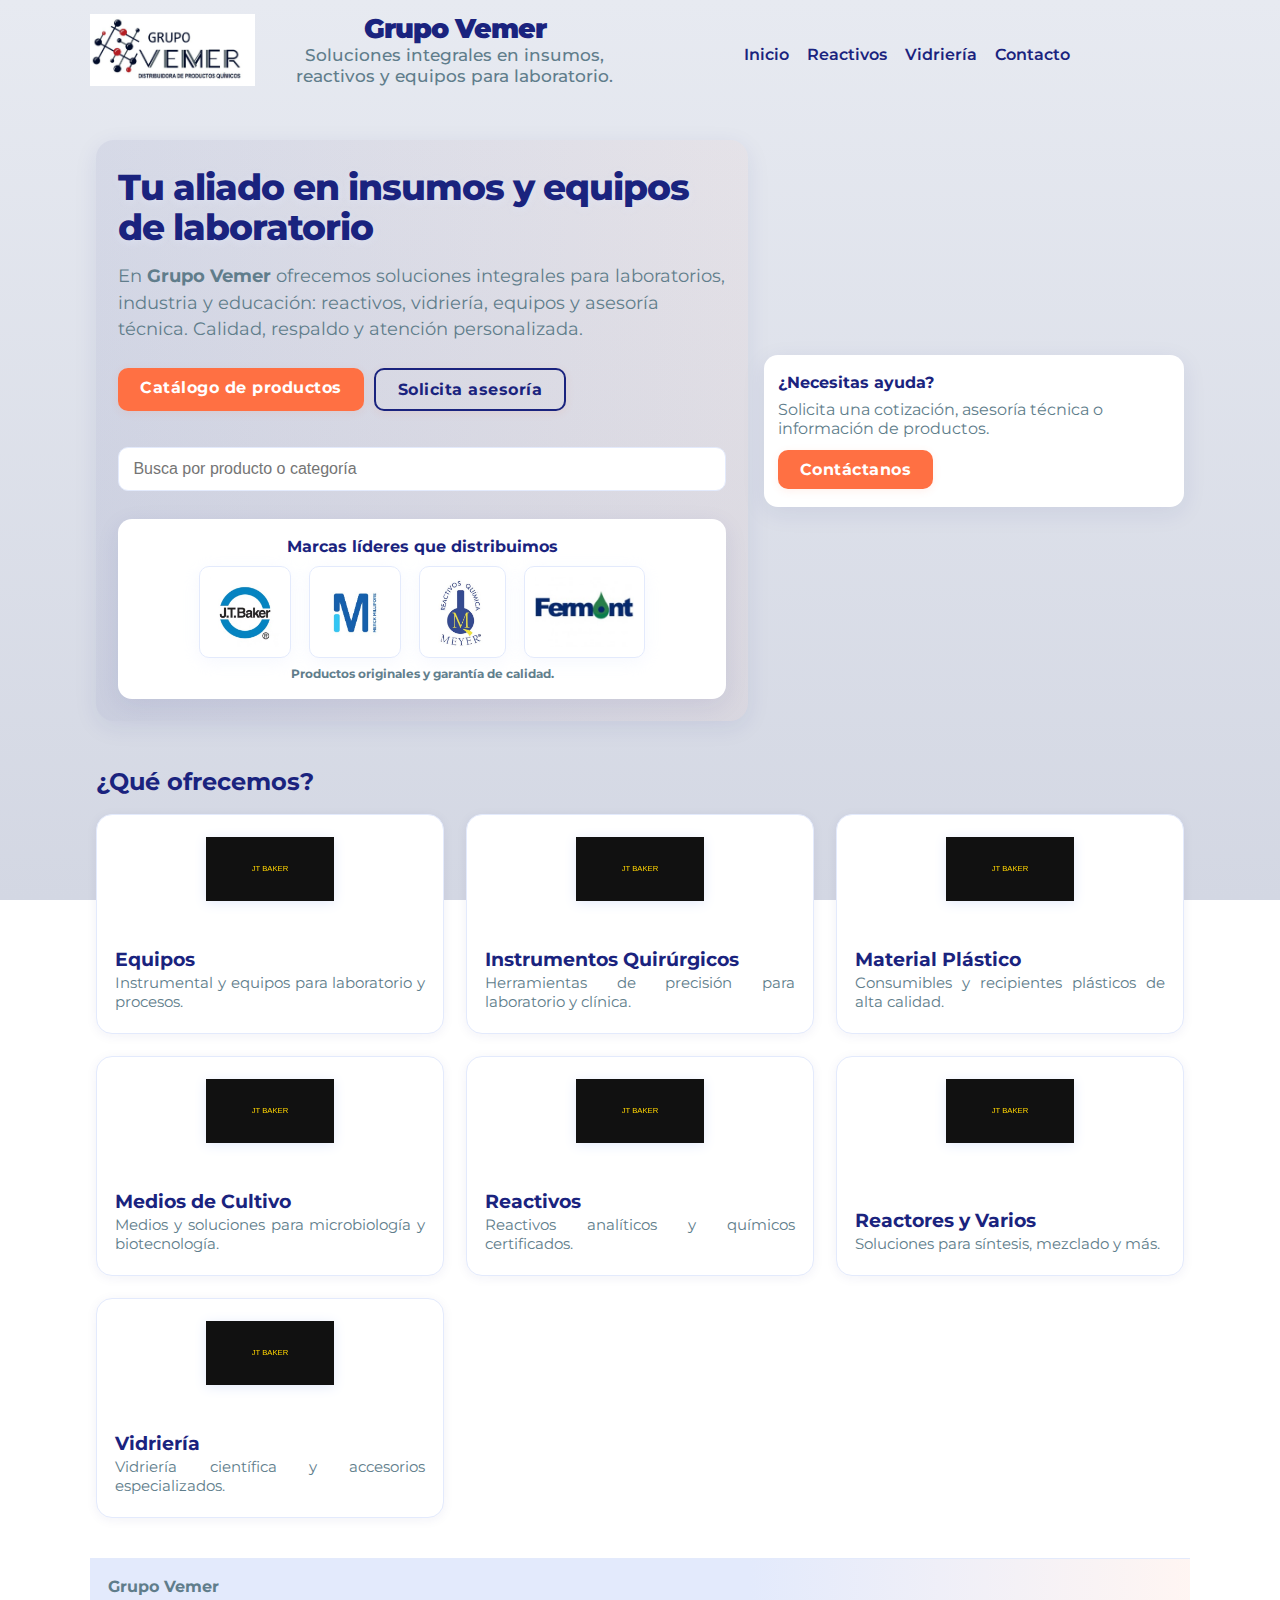
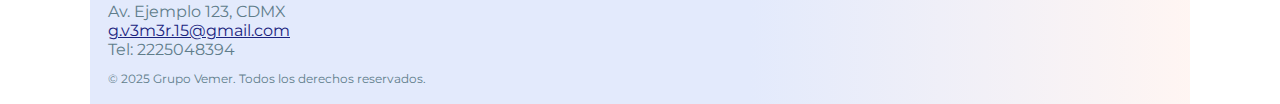
<file: index.html>
<!DOCTYPE html>
<html lang="es" itemscope itemtype="http://schema.org/Organization">
<head>
  <meta charset="utf-8">
  <meta name="viewport" content="width=device-width,initial-scale=1">
  <title>Grupo Vemer - Productos Químicos</title>
  <meta name="description" content="Soluciones integrales en insumos, reactivos y equipos para laboratorio. Atención personalizada y calidad garantizada.">
  <meta property="og:title" content="Grupo Vemer - Productos Químicos">
  <meta property="og:description" content="Soluciones integrales en insumos, reactivos y equipos para laboratorio. Atención personalizada y calidad garantizada.">
  <meta property="og:image" content="assets/imgs/logo-vemer.png">
  <meta property="og:type" content="website">
  <link rel="stylesheet" href="css/styles.css">
  <link rel="preconnect" href="https://fonts.googleapis.com">
  <link rel="preconnect" href="https://fonts.gstatic.com" crossorigin>
  <link href="https://fonts.googleapis.com/css2?family=Montserrat:wght@400;700&display=swap" rel="stylesheet">
</head>
<body>
<header class="header container" role="banner">
  <div class="brand" itemprop="logo" itemscope itemtype="https://schema.org/ImageObject">
    <img src="assets/imgs/logo-vemer.png" alt="Grupo Vemer" itemprop="url" style="height:72px;max-width:180px;width:auto;">
    <div style="display:flex;flex-direction:column;align-items:center;justify-content:center;min-width:340px;max-width:600px;margin-left:18px;">
      <div style="font-weight:900;color:var(--primary);font-size:1.7rem;line-height:1.1;letter-spacing:-1px;text-align:center;" itemprop="name">Grupo Vemer</div>
  <div style="font-size:1.08rem;color:var(--muted);font-weight:500;text-align:center;max-width:520px;">Soluciones integrales en insumos, reactivos y equipos para laboratorio.</div>
    </div>
  </div>
  <div style="width:100%;display:flex;justify-content:center;margin-top:8px;">
    <nav class="nav" role="navigation" aria-label="Navegación principal">
      <a href="index.html">Inicio</a>
      <a href="categorias/reactivos.html">Reactivos</a>
      <a href="categorias/vidrieria.html">Vidriería</a>
      <a href="contacto.html">Contacto</a>
    </nav>
  </div>
</header>
<main class="container" id="main-content">
  <section class="hero" aria-label="Presentación">
    <div class="hero-inner">
      <h1>Tu aliado en insumos y equipos de laboratorio</h1>
      <p>En <strong>Grupo Vemer</strong> ofrecemos soluciones integrales para laboratorios, industria y educación: reactivos, vidriería, equipos y asesoría técnica. Calidad, respaldo y atención personalizada.</p>
      <div class="cta-group">
  <a class="cta" href="catalogo.html">Catálogo de productos</a>
        <a class="cta cta-outline" href="contacto.html">Solicita asesoría</a>
      </div>
      <form class="search" role="search" aria-label="Buscar productos" onsubmit="return false;">
  <input id="searchInput" placeholder="Busca por producto o categoría" aria-label="Buscar producto o categoría" autocomplete="off">
  <div id="searchResults" class="card" style="margin-top:10px;display:none;"></div>
      </form>
      <div class="card" style="margin-top:12px;align-items:center;">
  <div style="text-align:center"><strong>Marcas líderes que distribuimos</strong></div>
  <div class="brand-logos" style="margin-top:10px">
          <img src="assets/imgs/jt-baker.png.jpg" alt="JT Baker">
          <img src="assets/imgs/merck.png.jpg" alt="Merck">
          <img src="assets/imgs/meyer.png.jpg" alt="Meyer">
          <img src="assets/imgs/femont.png.jpg" alt="Femont">
        </div>
        <div style="font-size:12px;color:var(--muted);margin-top:8px;text-align:center"><strong>Productos originales y garantía de calidad.</strong></div>
      </div>
    </div>
    <aside class="card" aria-label="Contacto rápido">
      <strong>¿Necesitas ayuda?</strong>
      <div style="margin-top:8px;color:var(--muted)">Solicita una cotización, asesoría técnica o información de productos.</div>
      <div style="margin-top:12px"><a class="cta" href="contacto.html">Contáctanos</a></div>
    </aside>
  </section>
  <section style="margin-top:18px" aria-label="Productos y servicios">
    <h2 style="color:var(--primary)">¿Qué ofrecemos?</h2>
    <div class="product-grid" id="productsGrid">
      <article class="product" data-cat="Equipos">
        <img src="assets/imgs/marca1.svg" alt="Equipos">
        <div>
          <div class="product-title">Equipos</div>
          <div class="product-desc">Instrumental y equipos para laboratorio y procesos.</div>
        </div>
      </article>
      <article class="product" data-cat="Instrumentos Quirurgicos">
        <img src="assets/imgs/marca1.svg" alt="Instrumentos Quirúrgicos">
        <div>
          <div class="product-title">Instrumentos Quirúrgicos</div>
          <div class="product-desc">Herramientas de precisión para laboratorio y clínica.</div>
        </div>
      </article>
      <article class="product" data-cat="Material Plastico">
        <img src="assets/imgs/marca1.svg" alt="Material Plástico">
        <div>
          <div class="product-title">Material Plástico</div>
          <div class="product-desc">Consumibles y recipientes plásticos de alta calidad.</div>
        </div>
      </article>
      <article class="product" data-cat="Medios Cultivo">
        <img src="assets/imgs/marca1.svg" alt="Medios de Cultivo">
        <div>
          <div class="product-title">Medios de Cultivo</div>
          <div class="product-desc">Medios y soluciones para microbiología y biotecnología.</div>
        </div>
      </article>
      <article class="product" data-cat="Reactivos">
        <img src="assets/imgs/marca1.svg" alt="Reactivos">
        <div>
          <div class="product-title">Reactivos</div>
          <div class="product-desc">Reactivos analíticos y químicos certificados.</div>
        </div>
      </article>
      <article class="product" data-cat="Reactores Y Varios">
        <img src="assets/imgs/marca1.svg" alt="Reactores y Varios">
        <div>
          <div class="product-title">Reactores y Varios</div>
          <div class="product-desc">Soluciones para síntesis, mezclado y más.</div>
        </div>
      </article>
      <article class="product" data-cat="Vidrieria">
        <img src="assets/imgs/marca1.svg" alt="Vidriería">
        <div>
          <div class="product-title">Vidriería</div>
          <div class="product-desc">Vidriería científica y accesorios especializados.</div>
        </div>
      </article>
    </div>
  </section>
</main>
<footer class="footer container" role="contentinfo">
  <div style="display:flex;justify-content:space-between;flex-wrap:wrap;gap:12px">
    <div>
      <strong itemprop="name">Grupo Vemer</strong>
      <div style="margin-top:6px;color:var(--muted)">
        <span itemprop="address" itemscope itemtype="https://schema.org/PostalAddress">
          <span itemprop="streetAddress">Av. Ejemplo 123</span>,
          <span itemprop="addressLocality">CDMX</span>
        </span><br>
  <a href="mailto:g.v3m3r.15@gmail.com" style="color:var(--primary)" itemprop="email">g.v3m3r.15@gmail.com</a><br>
  <span itemprop="telephone">Tel: 2225048394</span>
      </div>
    </div>
  <div style="text-align:right;color:var(--muted)"></div>
  </div>
  <div style="margin-top:12px;font-size:12px;color:var(--muted)">© 2025 Grupo Vemer. Todos los derechos reservados.</div>
</footer>
<script src="js/main.js" defer></script>
</body>
</html>
</file>
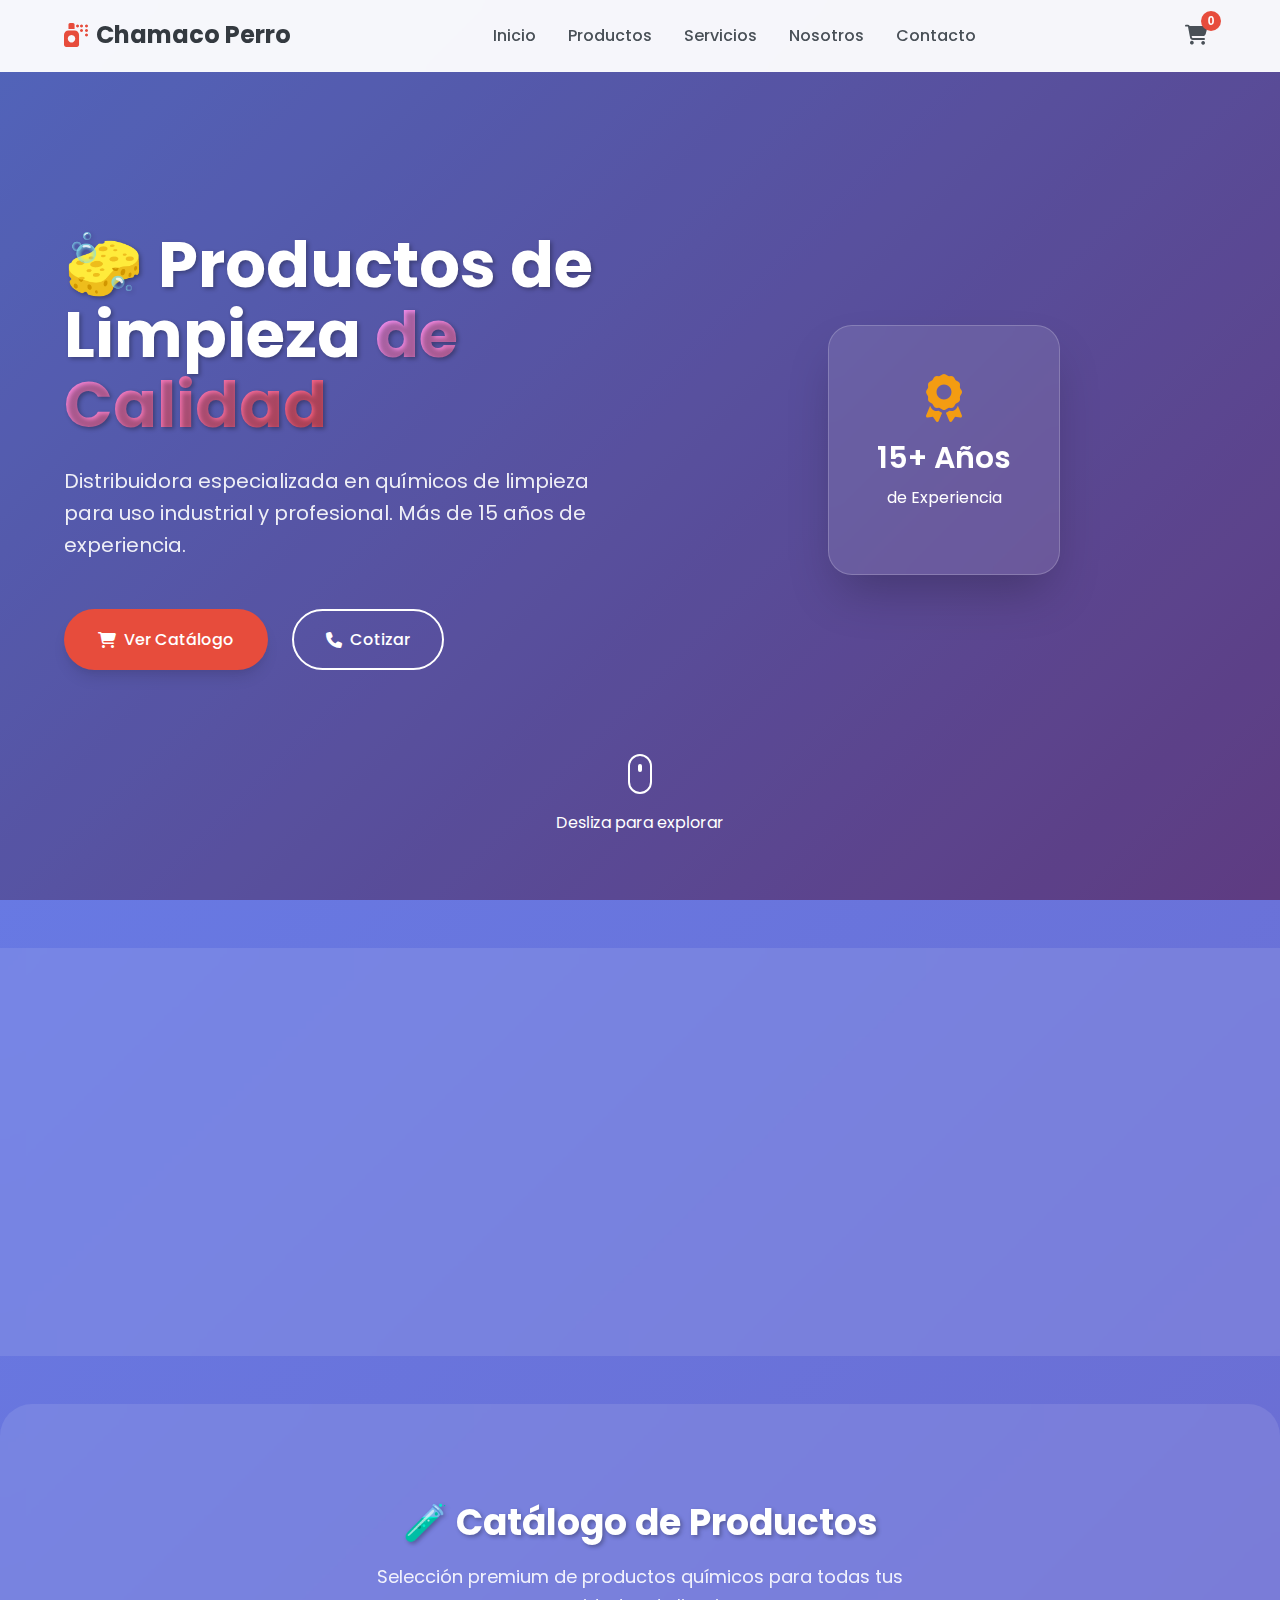
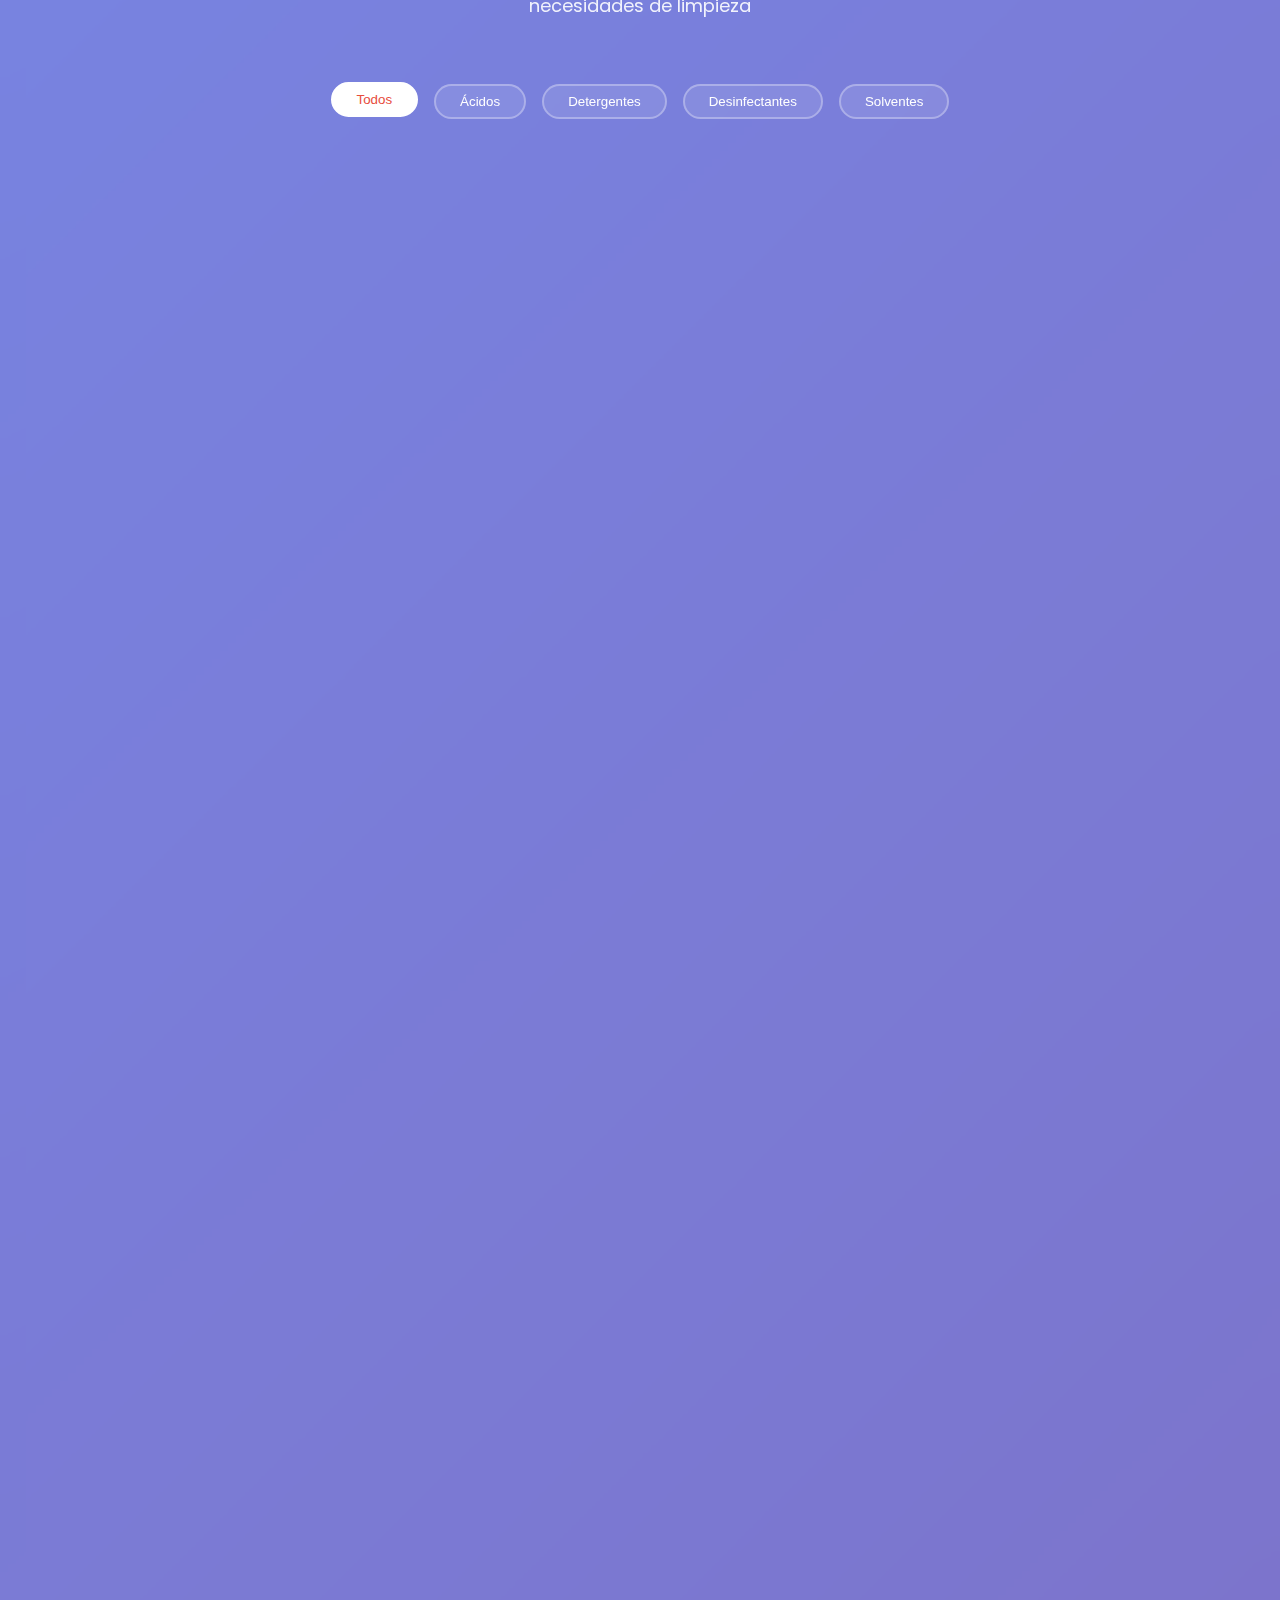
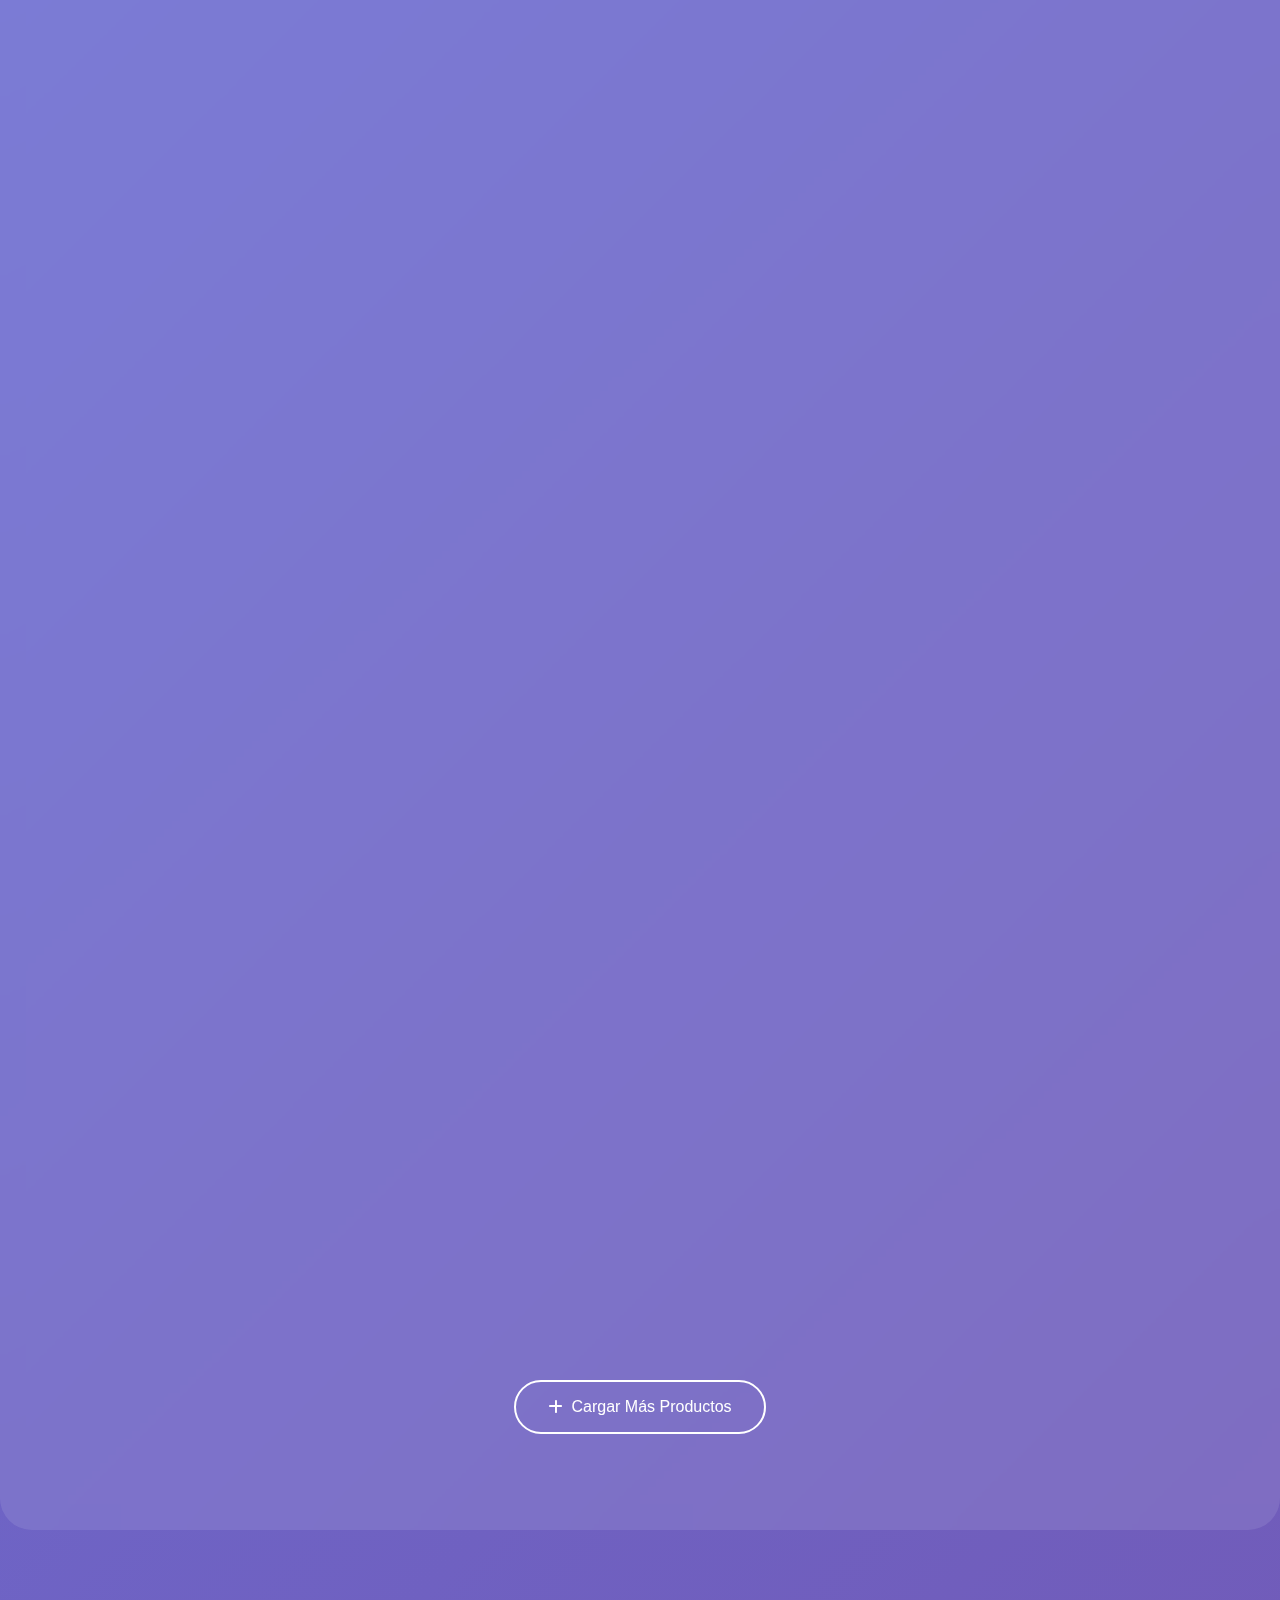
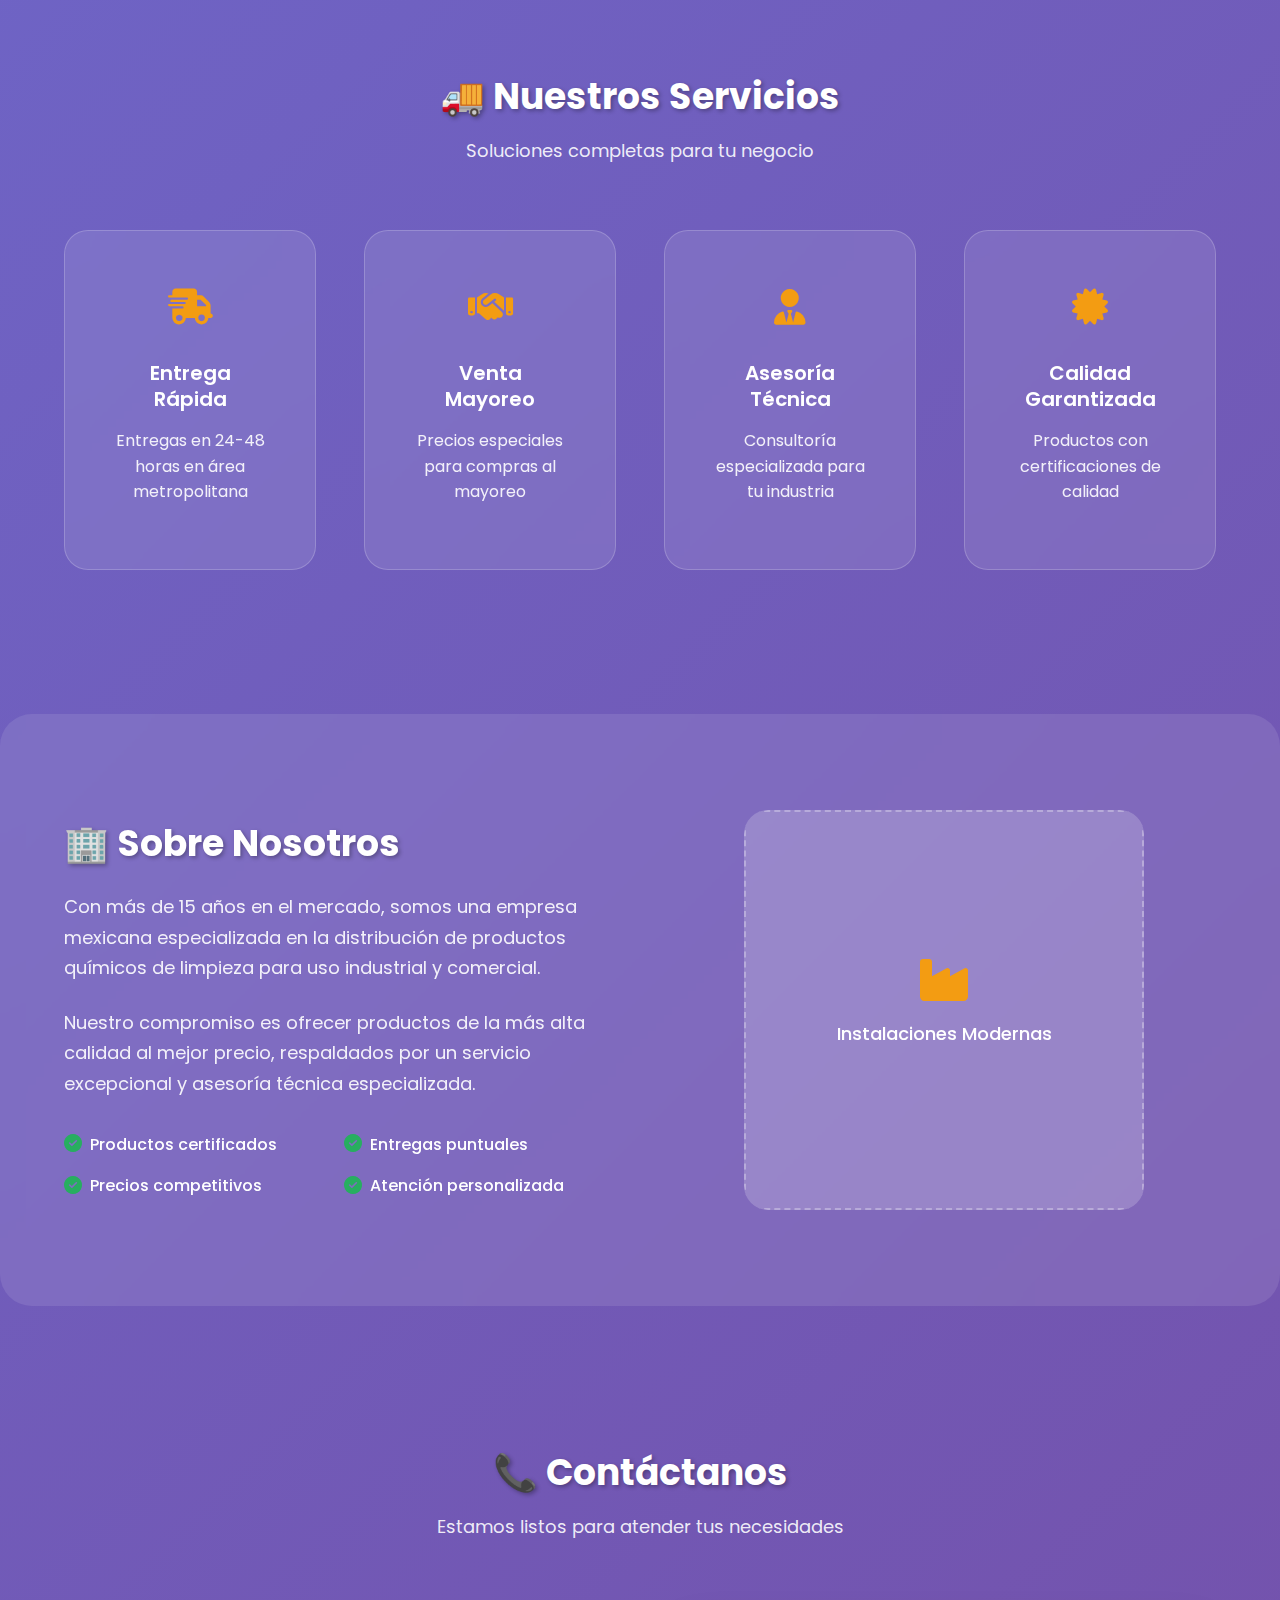
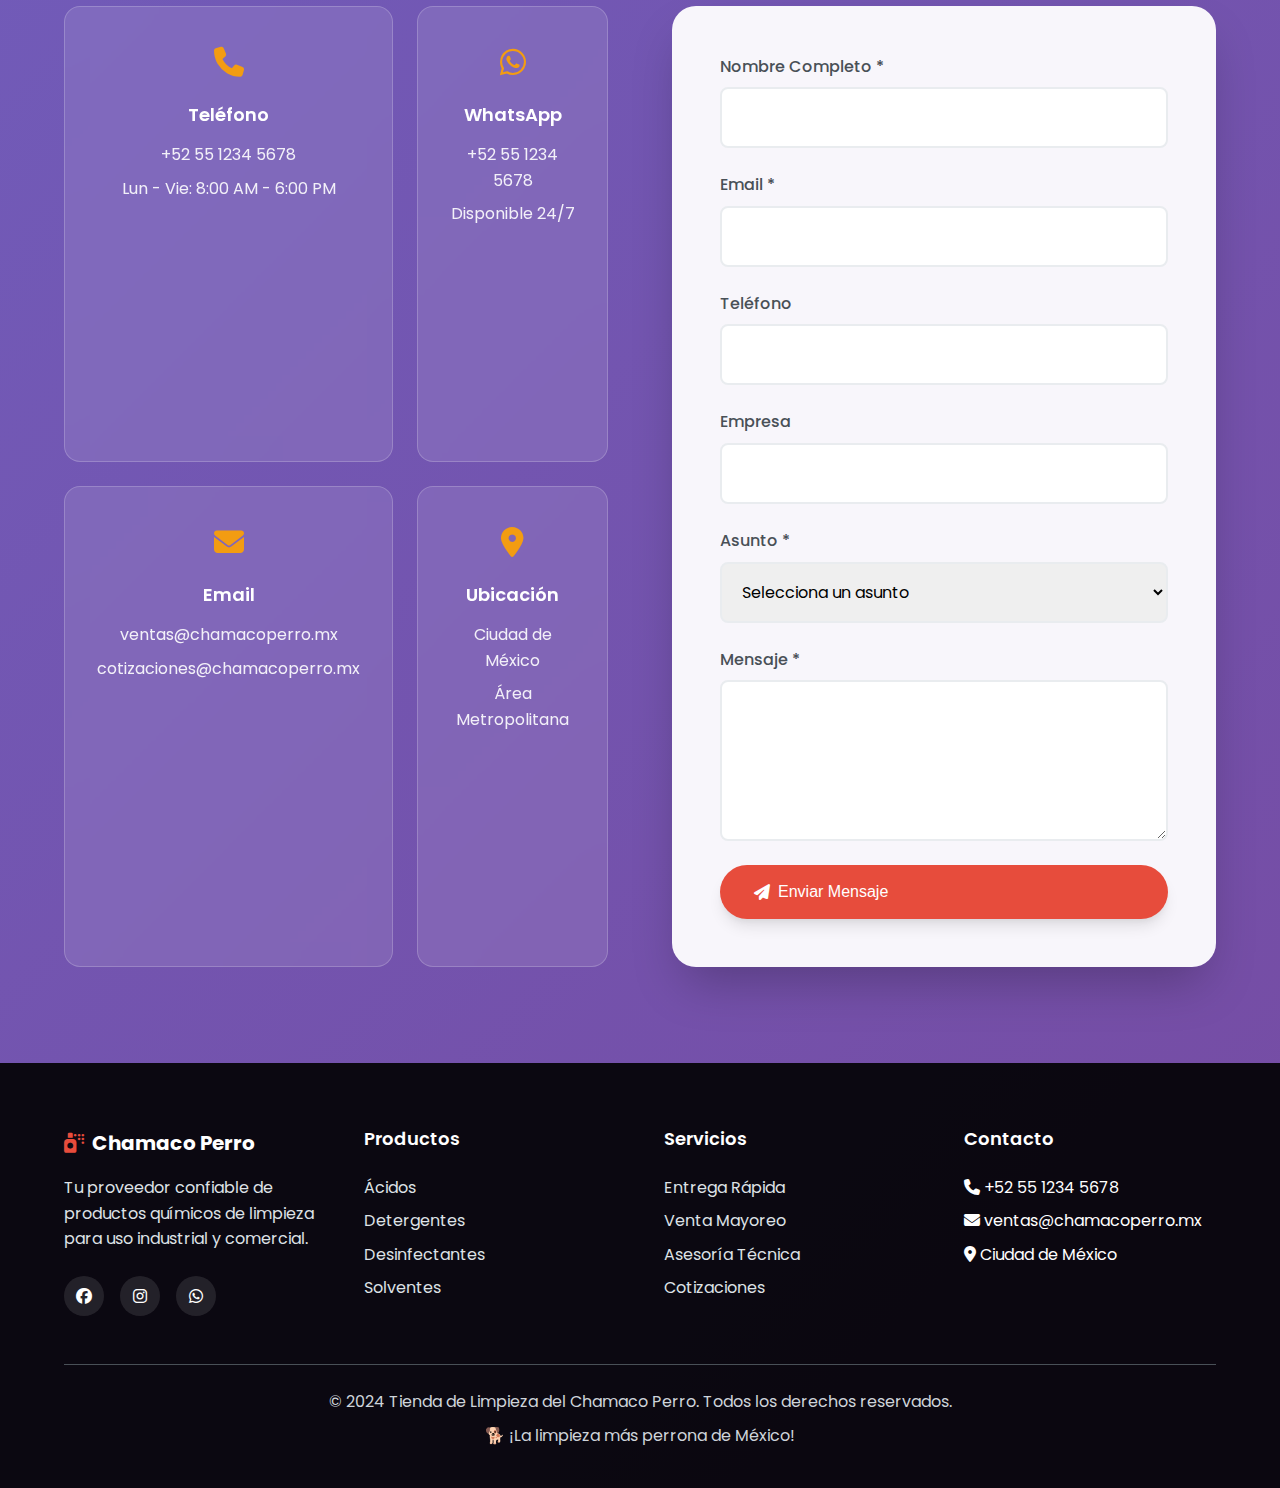
<file: Compleja/index.html>
<!DOCTYPE html>
<html lang="es">
<head>
    <meta charset="UTF-8">
    <meta name="viewport" content="width=device-width, initial-scale=1.0">
    <title>Tienda de Limpieza del Chamaco Perro - Productos Químicos Profesionales</title>
    <meta name="description" content="Distribuidora especializada en productos químicos de limpieza de alta calidad. Detergentes industriales, desinfectantes, ácidos y más para uso profesional.">
    <meta name="keywords" content="productos químicos, limpieza industrial, detergentes, desinfectantes, México, venta mayoreo">
    
    <!-- Open Graph Meta Tags -->
    <meta property="og:title" content="Tienda de Limpieza del Chamaco Perro">
    <meta property="og:description" content="La mejor selección de productos químicos de limpieza para uso industrial y profesional">
    <meta property="og:type" content="website">
    
    <!-- Favicon -->
    <link rel="icon" type="image/svg+xml" href="data:image/svg+xml,<svg xmlns=%22http://www.w3.org/2000/svg%22 viewBox=%220 0 100 100%22><text y=%22.9em%22 font-size=%2290%22>🧽</text></svg>">
    
    <!-- External Libraries -->
    <link rel="stylesheet" href="https://cdnjs.cloudflare.com/ajax/libs/font-awesome/6.4.0/css/all.min.css">
    <link rel="preconnect" href="https://fonts.googleapis.com">
    <link rel="preconnect" href="https://fonts.gstatic.com" crossorigin>
    <link href="https://fonts.googleapis.com/css2?family=Poppins:wght@300;400;500;600;700&display=swap" rel="stylesheet">
    
    <!-- Custom CSS -->
    <link rel="stylesheet" href="assets/css/main.css">
    <link rel="stylesheet" href="assets/css/components.css">
    <link rel="stylesheet" href="assets/css/animations.css">
    <link rel="stylesheet" href="assets/css/responsive.css">
</head>
<body>
    <!-- Fallback for CSS loading issues -->
    <div class="no-css-fallback" id="no-css-fallback">
        <div>
            <h1>🐕 Chamaco Perro</h1>
            <p>Los recursos no se pudieron cargar correctamente.</p>
            <button onclick="window.location.reload()" style="background: #ff6b6b; color: white; border: none; padding: 10px 20px; border-radius: 5px; cursor: pointer;">
                Reintentar
            </button>
        </div>
    </div>

    <!-- Loading Screen -->
    <div id="loading-screen" class="loading-screen">
        <div class="loading-container">
            <div class="loading-logo">
                <i class="fas fa-spray-can"></i>
                <h2>Chamaco Perro</h2>
            </div>
            <div class="loading-spinner"></div>
            <p>Cargando productos de calidad...</p>
        </div>
    </div>

    <!-- Header -->
    <header id="header" class="header">
        <div class="container">
            <div class="header-content">
                <div class="logo">
                    <i class="fas fa-spray-can"></i>
                    <span>Chamaco Perro</span>
                </div>
                
                <nav class="nav" id="nav">
                    <ul class="nav-list">
                        <li><a href="#inicio" class="nav-link">Inicio</a></li>
                        <li><a href="#productos" class="nav-link">Productos</a></li>
                        <li><a href="#servicios" class="nav-link">Servicios</a></li>
                        <li><a href="#nosotros" class="nav-link">Nosotros</a></li>
                        <li><a href="#contacto" class="nav-link">Contacto</a></li>
                    </ul>
                </nav>
                
                <div class="header-actions">
                    <button class="cart-btn" id="cart-btn">
                        <i class="fas fa-shopping-cart"></i>
                        <span class="cart-count" id="cart-count">0</span>
                    </button>
                    <button class="menu-toggle" id="menu-toggle">
                        <span></span>
                        <span></span>
                        <span></span>
                    </button>
                </div>
            </div>
        </div>
    </header>

    <!-- Hero Section -->
    <section id="inicio" class="hero">
        <div class="hero-background">
            <div class="hero-overlay"></div>
        </div>
        <div class="container">
            <div class="hero-content">
                <div class="hero-text">
                    <h1 class="hero-title">
                        <span class="highlight">🧽</span>
                        Productos de Limpieza
                        <span class="text-gradient">de Calidad</span>
                    </h1>
                    <p class="hero-subtitle">
                        Distribuidora especializada en químicos de limpieza para uso 
                        industrial y profesional. Más de 15 años de experiencia.
                    </p>
                    <div class="hero-buttons">
                        <a href="#productos" class="btn btn-primary">
                            <i class="fas fa-shopping-cart"></i>
                            Ver Catálogo
                        </a>
                        <a href="#contacto" class="btn btn-outline">
                            <i class="fas fa-phone"></i>
                            Cotizar
                        </a>
                    </div>
                </div>
                <div class="hero-image">
                    <div class="floating-card">
                        <i class="fas fa-award"></i>
                        <h3>15+ Años</h3>
                        <p>de Experiencia</p>
                    </div>
                </div>
            </div>
        </div>
        
        <!-- Scroll Indicator -->
        <div class="scroll-indicator">
            <div class="scroll-mouse">
                <div class="scroll-wheel"></div>
            </div>
            <p>Desliza para explorar</p>
        </div>
    </section>

    <!-- Stats Section -->
    <section class="stats-section">
        <div class="container">
            <div class="stats-grid">
                <div class="stat-card" data-aos="fade-up" data-aos-delay="100">
                    <div class="stat-icon">
                        <i class="fas fa-calendar-alt"></i>
                    </div>
                    <div class="stat-number" data-count="15">0</div>
                    <div class="stat-label">Años de Experiencia</div>
                </div>
                
                <div class="stat-card" data-aos="fade-up" data-aos-delay="200">
                    <div class="stat-icon">
                        <i class="fas fa-boxes"></i>
                    </div>
                    <div class="stat-number" data-count="250">0</div>
                    <div class="stat-label">Productos Disponibles</div>
                </div>
                
                <div class="stat-card" data-aos="fade-up" data-aos-delay="300">
                    <div class="stat-icon">
                        <i class="fas fa-users"></i>
                    </div>
                    <div class="stat-number" data-count="2500">0</div>
                    <div class="stat-label">Clientes Satisfechos</div>
                </div>
                
                <div class="stat-card" data-aos="fade-up" data-aos-delay="400">
                    <div class="stat-icon">
                        <i class="fas fa-medal"></i>
                    </div>
                    <div class="stat-number" data-count="100">0</div>
                    <div class="stat-label">% Calidad Garantizada</div>
                </div>
            </div>
        </div>
    </section>

    <!-- Products Section -->
    <section id="productos" class="products-section">
        <div class="container">
            <div class="section-header">
                <h2 class="section-title">🧪 Catálogo de Productos</h2>
                <p class="section-subtitle">
                    Selección premium de productos químicos para todas tus necesidades de limpieza
                </p>
            </div>
            
            <!-- Product Filters -->
            <div class="product-filters">
                <button class="filter-btn active" data-filter="all">Todos</button>
                <button class="filter-btn" data-filter="acids">Ácidos</button>
                <button class="filter-btn" data-filter="detergents">Detergentes</button>
                <button class="filter-btn" data-filter="disinfectants">Desinfectantes</button>
                <button class="filter-btn" data-filter="solvents">Solventes</button>
            </div>
            
            <!-- Products Grid -->
            <div class="products-grid" id="products-grid">
                <!-- Products will be loaded by JavaScript -->
            </div>
            
            <!-- Load More Button -->
            <div class="text-center">
                <button class="btn btn-outline" id="load-more-btn">
                    <i class="fas fa-plus"></i>
                    Cargar Más Productos
                </button>
            </div>
        </div>
    </section>

    <!-- Services Section -->
    <section id="servicios" class="services-section">
        <div class="container">
            <div class="section-header">
                <h2 class="section-title">🚚 Nuestros Servicios</h2>
                <p class="section-subtitle">
                    Soluciones completas para tu negocio
                </p>
            </div>
            
            <div class="services-grid">
                <div class="service-card">
                    <div class="service-icon">
                        <i class="fas fa-shipping-fast"></i>
                    </div>
                    <h3>Entrega Rápida</h3>
                    <p>Entregas en 24-48 horas en área metropolitana</p>
                </div>
                
                <div class="service-card">
                    <div class="service-icon">
                        <i class="fas fa-handshake"></i>
                    </div>
                    <h3>Venta Mayoreo</h3>
                    <p>Precios especiales para compras al mayoreo</p>
                </div>
                
                <div class="service-card">
                    <div class="service-icon">
                        <i class="fas fa-user-tie"></i>
                    </div>
                    <h3>Asesoría Técnica</h3>
                    <p>Consultoría especializada para tu industria</p>
                </div>
                
                <div class="service-card">
                    <div class="service-icon">
                        <i class="fas fa-certificate"></i>
                    </div>
                    <h3>Calidad Garantizada</h3>
                    <p>Productos con certificaciones de calidad</p>
                </div>
            </div>
        </div>
    </section>

    <!-- About Section -->
    <section id="nosotros" class="about-section">
        <div class="container">
            <div class="about-content">
                <div class="about-text">
                    <h2 class="section-title">🏢 Sobre Nosotros</h2>
                    <p>
                        Con más de 15 años en el mercado, somos una empresa mexicana 
                        especializada en la distribución de productos químicos de limpieza 
                        para uso industrial y comercial.
                    </p>
                    <p>
                        Nuestro compromiso es ofrecer productos de la más alta calidad 
                        al mejor precio, respaldados por un servicio excepcional y 
                        asesoría técnica especializada.
                    </p>
                    
                    <div class="about-features">
                        <div class="feature-item">
                            <i class="fas fa-check-circle"></i>
                            <span>Productos certificados</span>
                        </div>
                        <div class="feature-item">
                            <i class="fas fa-check-circle"></i>
                            <span>Entregas puntuales</span>
                        </div>
                        <div class="feature-item">
                            <i class="fas fa-check-circle"></i>
                            <span>Precios competitivos</span>
                        </div>
                        <div class="feature-item">
                            <i class="fas fa-check-circle"></i>
                            <span>Atención personalizada</span>
                        </div>
                    </div>
                </div>
                
                <div class="about-image">
                    <div class="image-container">
                        <div class="image-placeholder">
                            <i class="fas fa-industry"></i>
                            <p>Instalaciones Modernas</p>
                        </div>
                    </div>
                </div>
            </div>
        </div>
    </section>

    <!-- Contact Section -->
    <section id="contacto" class="contact-section">
        <div class="container">
            <div class="section-header">
                <h2 class="section-title">📞 Contáctanos</h2>
                <p class="section-subtitle">
                    Estamos listos para atender tus necesidades
                </p>
            </div>
            
            <div class="contact-content">
                <div class="contact-info">
                    <div class="contact-card">
                        <div class="contact-icon">
                            <i class="fas fa-phone"></i>
                        </div>
                        <h3>Teléfono</h3>
                        <p>+52 55 1234 5678</p>
                        <p>Lun - Vie: 8:00 AM - 6:00 PM</p>
                    </div>
                    
                    <div class="contact-card">
                        <div class="contact-icon">
                            <i class="fab fa-whatsapp"></i>
                        </div>
                        <h3>WhatsApp</h3>
                        <p>+52 55 1234 5678</p>
                        <p>Disponible 24/7</p>
                    </div>
                    
                    <div class="contact-card">
                        <div class="contact-icon">
                            <i class="fas fa-envelope"></i>
                        </div>
                        <h3>Email</h3>
                        <p>ventas@chamacoperro.mx</p>
                        <p>cotizaciones@chamacoperro.mx</p>
                    </div>
                    
                    <div class="contact-card">
                        <div class="contact-icon">
                            <i class="fas fa-map-marker-alt"></i>
                        </div>
                        <h3>Ubicación</h3>
                        <p>Ciudad de México</p>
                        <p>Área Metropolitana</p>
                    </div>
                </div>
                
                <div class="contact-form-container">
                    <form class="contact-form" id="contact-form">
                        <div class="form-group">
                            <label for="name">Nombre Completo *</label>
                            <input type="text" id="name" name="name" required>
                        </div>
                        
                        <div class="form-group">
                            <label for="email">Email *</label>
                            <input type="email" id="email" name="email" required>
                        </div>
                        
                        <div class="form-group">
                            <label for="phone">Teléfono</label>
                            <input type="tel" id="phone" name="phone">
                        </div>
                        
                        <div class="form-group">
                            <label for="company">Empresa</label>
                            <input type="text" id="company" name="company">
                        </div>
                        
                        <div class="form-group">
                            <label for="subject">Asunto *</label>
                            <select id="subject" name="subject" required>
                                <option value="">Selecciona un asunto</option>
                                <option value="cotizacion">Solicitar Cotización</option>
                                <option value="informacion">Información de Productos</option>
                                <option value="soporte">Soporte Técnico</option>
                                <option value="otro">Otro</option>
                            </select>
                        </div>
                        
                        <div class="form-group">
                            <label for="message">Mensaje *</label>
                            <textarea id="message" name="message" rows="5" required></textarea>
                        </div>
                        
                        <button type="submit" class="btn btn-primary">
                            <i class="fas fa-paper-plane"></i>
                            Enviar Mensaje
                        </button>
                    </form>
                </div>
            </div>
        </div>
    </section>

    <!-- Shopping Cart Modal -->
    <div id="cart-modal" class="modal">
        <div class="modal-overlay" id="modal-overlay"></div>
        <div class="modal-content">
            <div class="modal-header">
                <h2>🛒 Carrito de Compras</h2>
                <button class="modal-close" id="modal-close">
                    <i class="fas fa-times"></i>
                </button>
            </div>
            
            <div class="modal-body">
                <div id="cart-items" class="cart-items">
                    <!-- Cart items will be loaded here -->
                </div>
                
                <div class="cart-summary">
                    <div class="cart-total">
                        <strong>Total: $<span id="cart-total">0.00</span></strong>
                    </div>
                    
                    <div class="cart-actions">
                        <button class="btn btn-outline" id="clear-cart">
                            <i class="fas fa-trash"></i>
                            Limpiar Carrito
                        </button>
                        <button class="btn btn-primary" id="checkout-btn">
                            <i class="fas fa-credit-card"></i>
                            Solicitar Cotización
                        </button>
                    </div>
                </div>
            </div>
        </div>
    </div>

    <!-- Back to Top Button -->
    <button id="back-to-top" class="back-to-top">
        <i class="fas fa-arrow-up"></i>
    </button>

    <!-- Footer -->
    <footer class="footer">
        <div class="container">
            <div class="footer-content">
                <div class="footer-section">
                    <div class="footer-logo">
                        <i class="fas fa-spray-can"></i>
                        <span>Chamaco Perro</span>
                    </div>
                    <p>
                        Tu proveedor confiable de productos químicos de limpieza 
                        para uso industrial y comercial.
                    </p>
                    <div class="social-links">
                        <a href="#" aria-label="Facebook">
                            <i class="fab fa-facebook"></i>
                        </a>
                        <a href="#" aria-label="Instagram">
                            <i class="fab fa-instagram"></i>
                        </a>
                        <a href="#" aria-label="WhatsApp">
                            <i class="fab fa-whatsapp"></i>
                        </a>
                    </div>
                </div>
                
                <div class="footer-section">
                    <h3>Productos</h3>
                    <ul>
                        <li><a href="#productos">Ácidos</a></li>
                        <li><a href="#productos">Detergentes</a></li>
                        <li><a href="#productos">Desinfectantes</a></li>
                        <li><a href="#productos">Solventes</a></li>
                    </ul>
                </div>
                
                <div class="footer-section">
                    <h3>Servicios</h3>
                    <ul>
                        <li><a href="#servicios">Entrega Rápida</a></li>
                        <li><a href="#servicios">Venta Mayoreo</a></li>
                        <li><a href="#servicios">Asesoría Técnica</a></li>
                        <li><a href="#contacto">Cotizaciones</a></li>
                    </ul>
                </div>
                
                <div class="footer-section">
                    <h3>Contacto</h3>
                    <ul>
                        <li>
                            <i class="fas fa-phone"></i>
                            +52 55 1234 5678
                        </li>
                        <li>
                            <i class="fas fa-envelope"></i>
                            ventas@chamacoperro.mx
                        </li>
                        <li>
                            <i class="fas fa-map-marker-alt"></i>
                            Ciudad de México
                        </li>
                    </ul>
                </div>
            </div>
            
            <div class="footer-bottom">
                <p>&copy; 2024 Tienda de Limpieza del Chamaco Perro. Todos los derechos reservados.</p>
                <p>🐕 ¡La limpieza más perrona de México!</p>
            </div>
        </div>
    </footer>

    <!-- JavaScript with error handling -->
    <script>
        // Error handling and loading verification
        window.ChamacoPerroLoader = {
            errors: [],
            loadedModules: [],
            
            logError: function(error, module) {
                console.error(`Error loading ${module}:`, error);
                this.errors.push({ module, error: error.message || error });
            },
            
            logSuccess: function(module) {
                console.log(`✅ ${module} loaded successfully`);
                this.loadedModules.push(module);
            },
            
            checkAllLoaded: function() {
                const requiredModules = ['data.js', 'components.js', 'animations.js', 'main.js'];
                const allLoaded = requiredModules.every(module => 
                    this.loadedModules.includes(module)
                );
                
                if (allLoaded && this.errors.length === 0) {
                    console.log("🎉 All modules loaded successfully!");
                    document.body.classList.add('app-ready');
                } else if (this.errors.length > 0) {
                    console.error("❌ Errors during loading:", this.errors);
                    this.showFallbackUI();
                }
            },
            
            showFallbackUI: function() {
                const loadingScreen = document.getElementById('loading-screen');
                if (loadingScreen) {
                    loadingScreen.innerHTML = `
                        <div class="loading-container">
                            <div class="error-content" style="text-align: center; color: #fff;">
                                <i class="fas fa-exclamation-triangle" style="font-size: 3rem; color: #ff6b6b; margin-bottom: 1rem;"></i>
                                <h2 style="margin-bottom: 1rem;">Error de Carga</h2>
                                <p style="margin-bottom: 2rem;">Algunos recursos no se pudieron cargar correctamente.</p>
                                <button onclick="window.location.reload()" 
                                        style="background: #4facfe; color: white; border: none; padding: 12px 24px; border-radius: 25px; cursor: pointer; font-size: 1rem;">
                                    🔄 Reintentar
                                </button>
                                <br><br>
                                <details style="text-align: left; max-width: 400px; margin: 0 auto;">
                                    <summary style="cursor: pointer; margin-bottom: 10px;">Ver detalles técnicos</summary>
                                    <pre style="background: rgba(0,0,0,0.3); padding: 10px; border-radius: 5px; font-size: 0.8rem; overflow: auto;">
${JSON.stringify(this.errors, null, 2)}
                                    </pre>
                                </details>
                            </div>
                        </div>
                    `;
                    loadingScreen.style.display = 'flex';
                }
            }
        };
    </script>
    
    <!-- Load JavaScript modules with error handling -->
    <script>
        (function() {
            const scripts = [
                'assets/js/data.js',
                'assets/js/components.js', 
                'assets/js/animations.js',
                'assets/js/main.js'
            ];
            
            let loadedCount = 0;
            
            function loadScript(src) {
                return new Promise((resolve, reject) => {
                    const script = document.createElement('script');
                    script.src = src;
                    script.async = false; // Maintain order
                    
                    script.onload = () => {
                        const moduleName = src.split('/').pop();
                        window.ChamacoPerroLoader.logSuccess(moduleName);
                        loadedCount++;
                        
                        if (loadedCount === scripts.length) {
                            setTimeout(() => {
                                window.ChamacoPerroLoader.checkAllLoaded();
                            }, 100);
                        }
                        resolve();
                    };
                    
                    script.onerror = () => {
                        const moduleName = src.split('/').pop();
                        const error = new Error(`Failed to load ${src}`);
                        window.ChamacoPerroLoader.logError(error, moduleName);
                        reject(error);
                    };
                    
                    document.head.appendChild(script);
                });
            }
            
            // Load scripts sequentially
            async function loadAllScripts() {
                try {
                    for (const src of scripts) {
                        await loadScript(src);
                    }
                } catch (error) {
                    console.error('Script loading failed:', error);
                    window.ChamacoPerroLoader.showFallbackUI();
                }
            }
            
            // Start loading when DOM is ready
            if (document.readyState === 'loading') {
                document.addEventListener('DOMContentLoaded', loadAllScripts);
            } else {
                loadAllScripts();
            }
        })();
    </script>
    
    <!-- Analytics (placeholder) -->
    <script>
        // Google Analytics or other tracking code would go here
        console.log("🐕 Tienda del Chamaco Perro - Versión Compleja iniciando...");
        
        // Check if CSS is loaded properly
        setTimeout(function() {
            const testElement = document.querySelector('.loading-screen');
            if (testElement) {
                const computedStyle = window.getComputedStyle(testElement);
                if (computedStyle.position !== 'fixed') {
                    // CSS didn't load properly
                    console.warn('CSS loading issues detected');
                    const fallback = document.getElementById('no-css-fallback');
                    if (fallback) {
                        fallback.classList.add('show');
                    }
                }
            }
        }, 1000);
    </script>
</body>
</html>
</file>
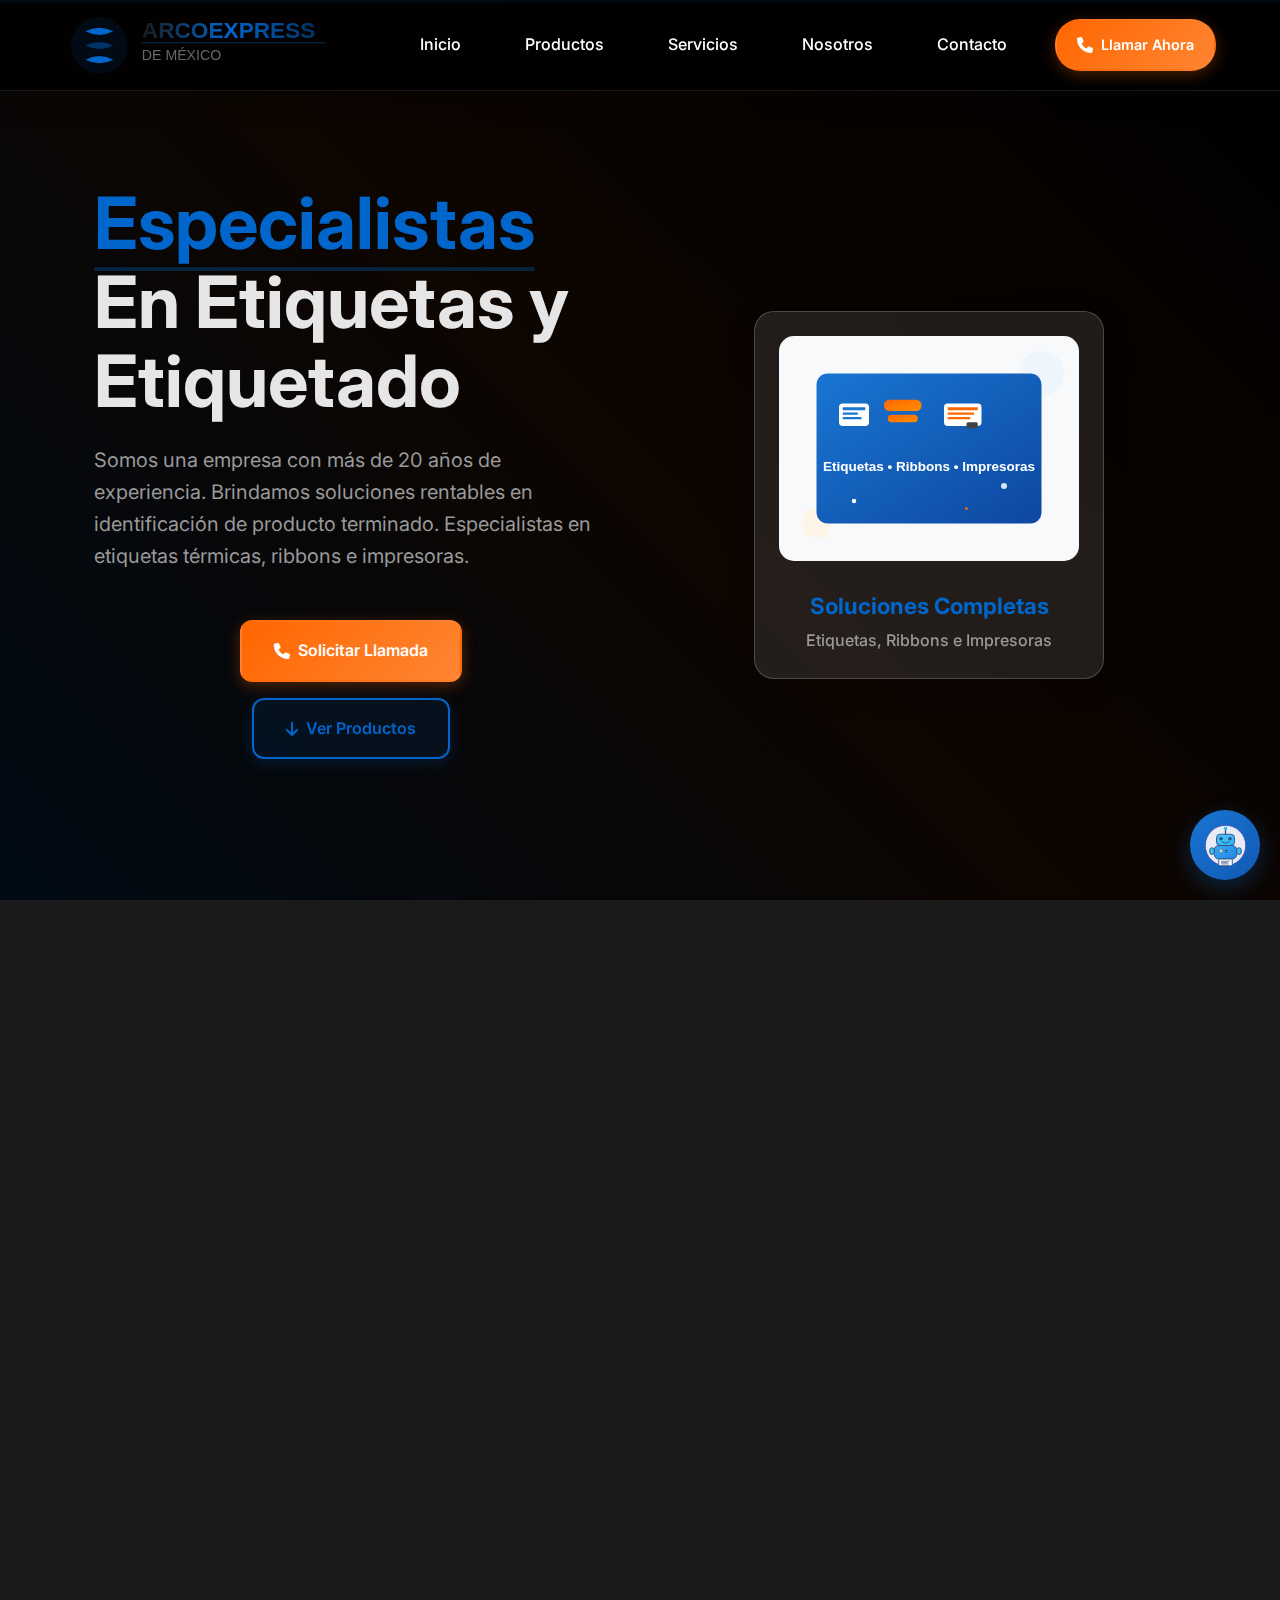
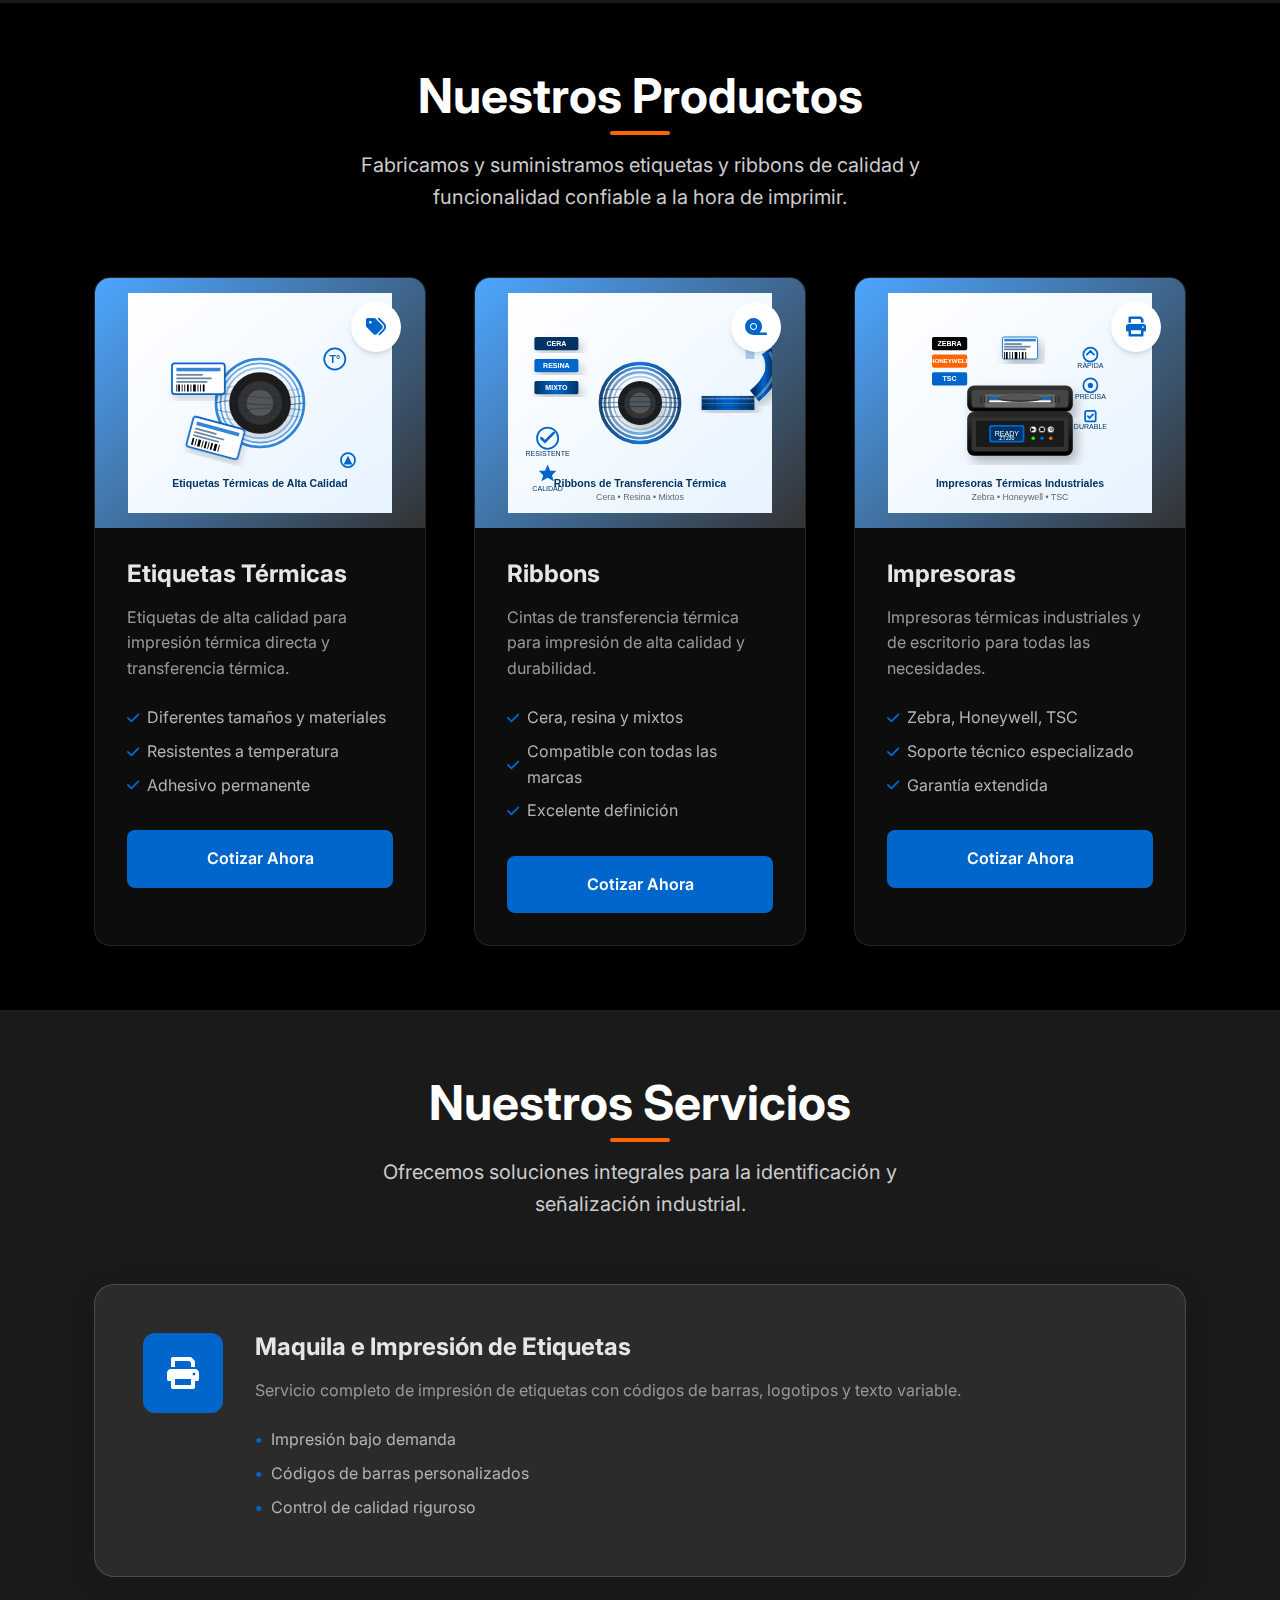
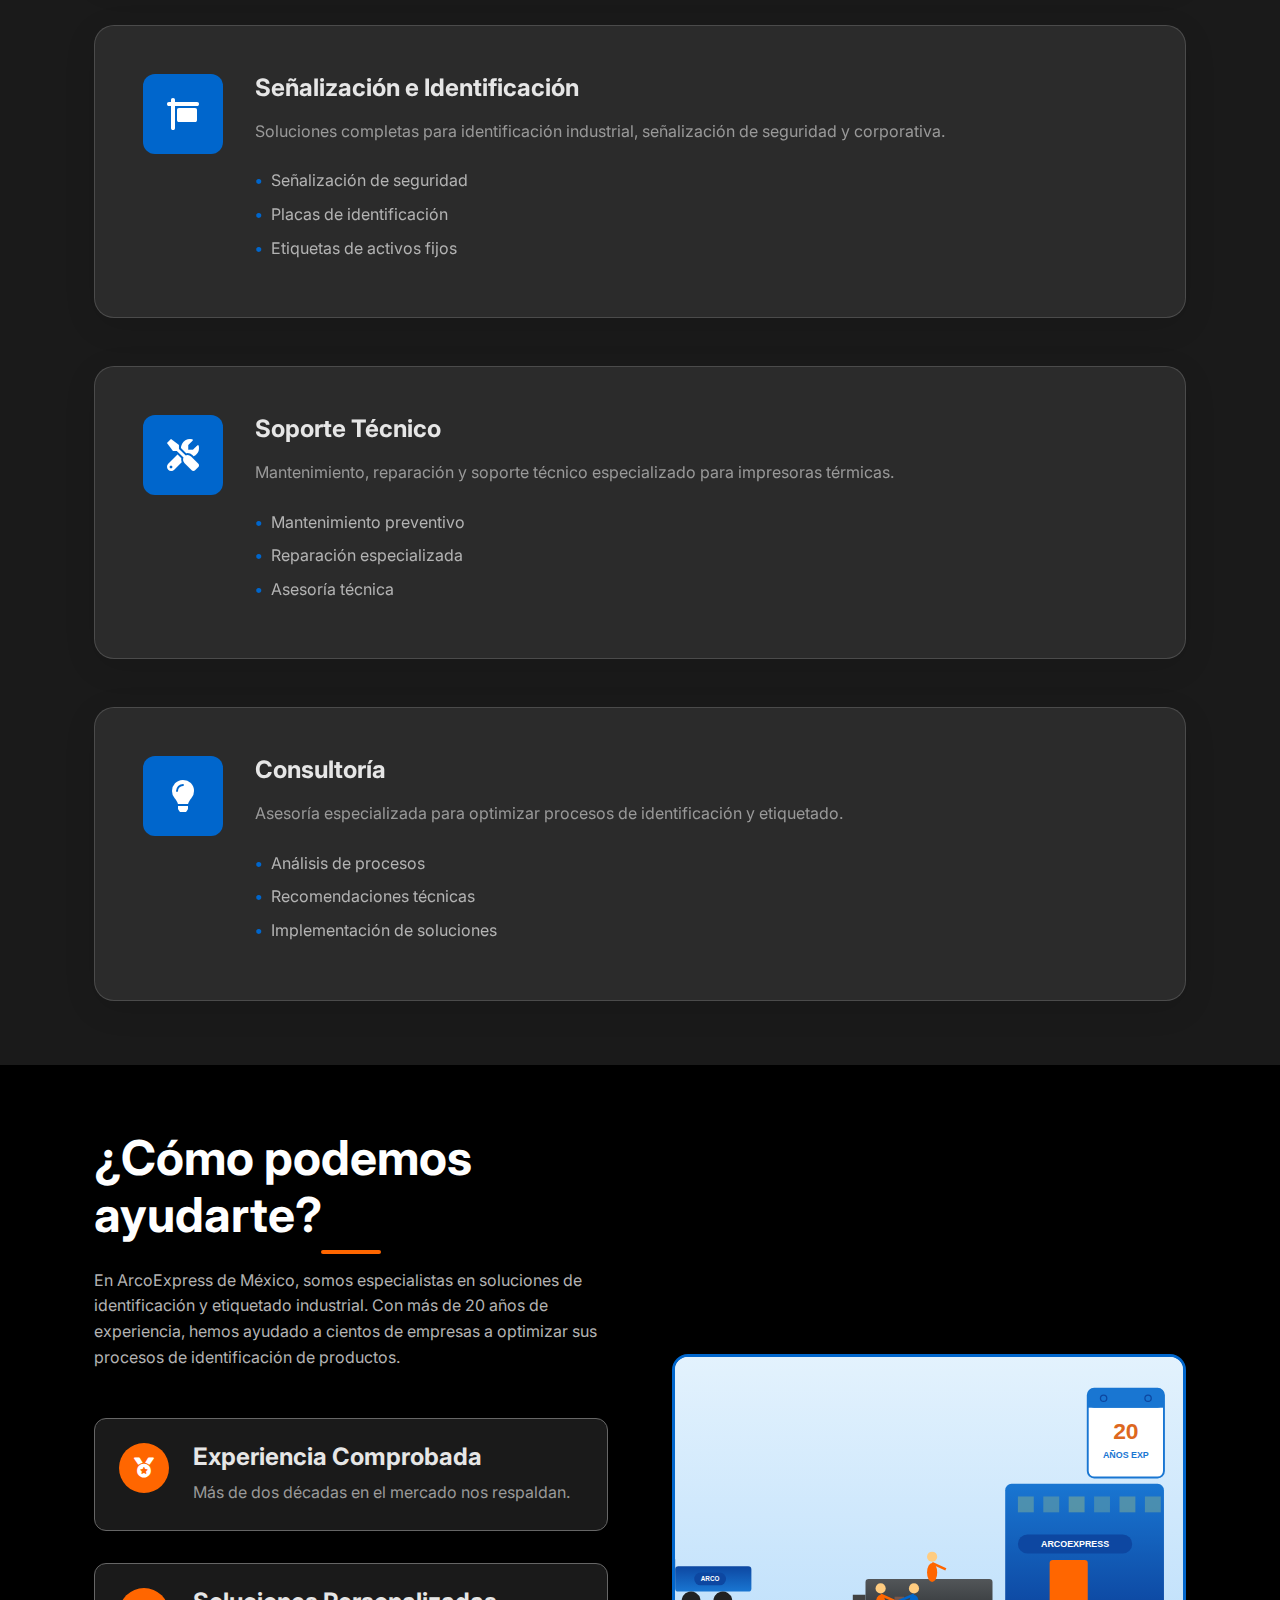
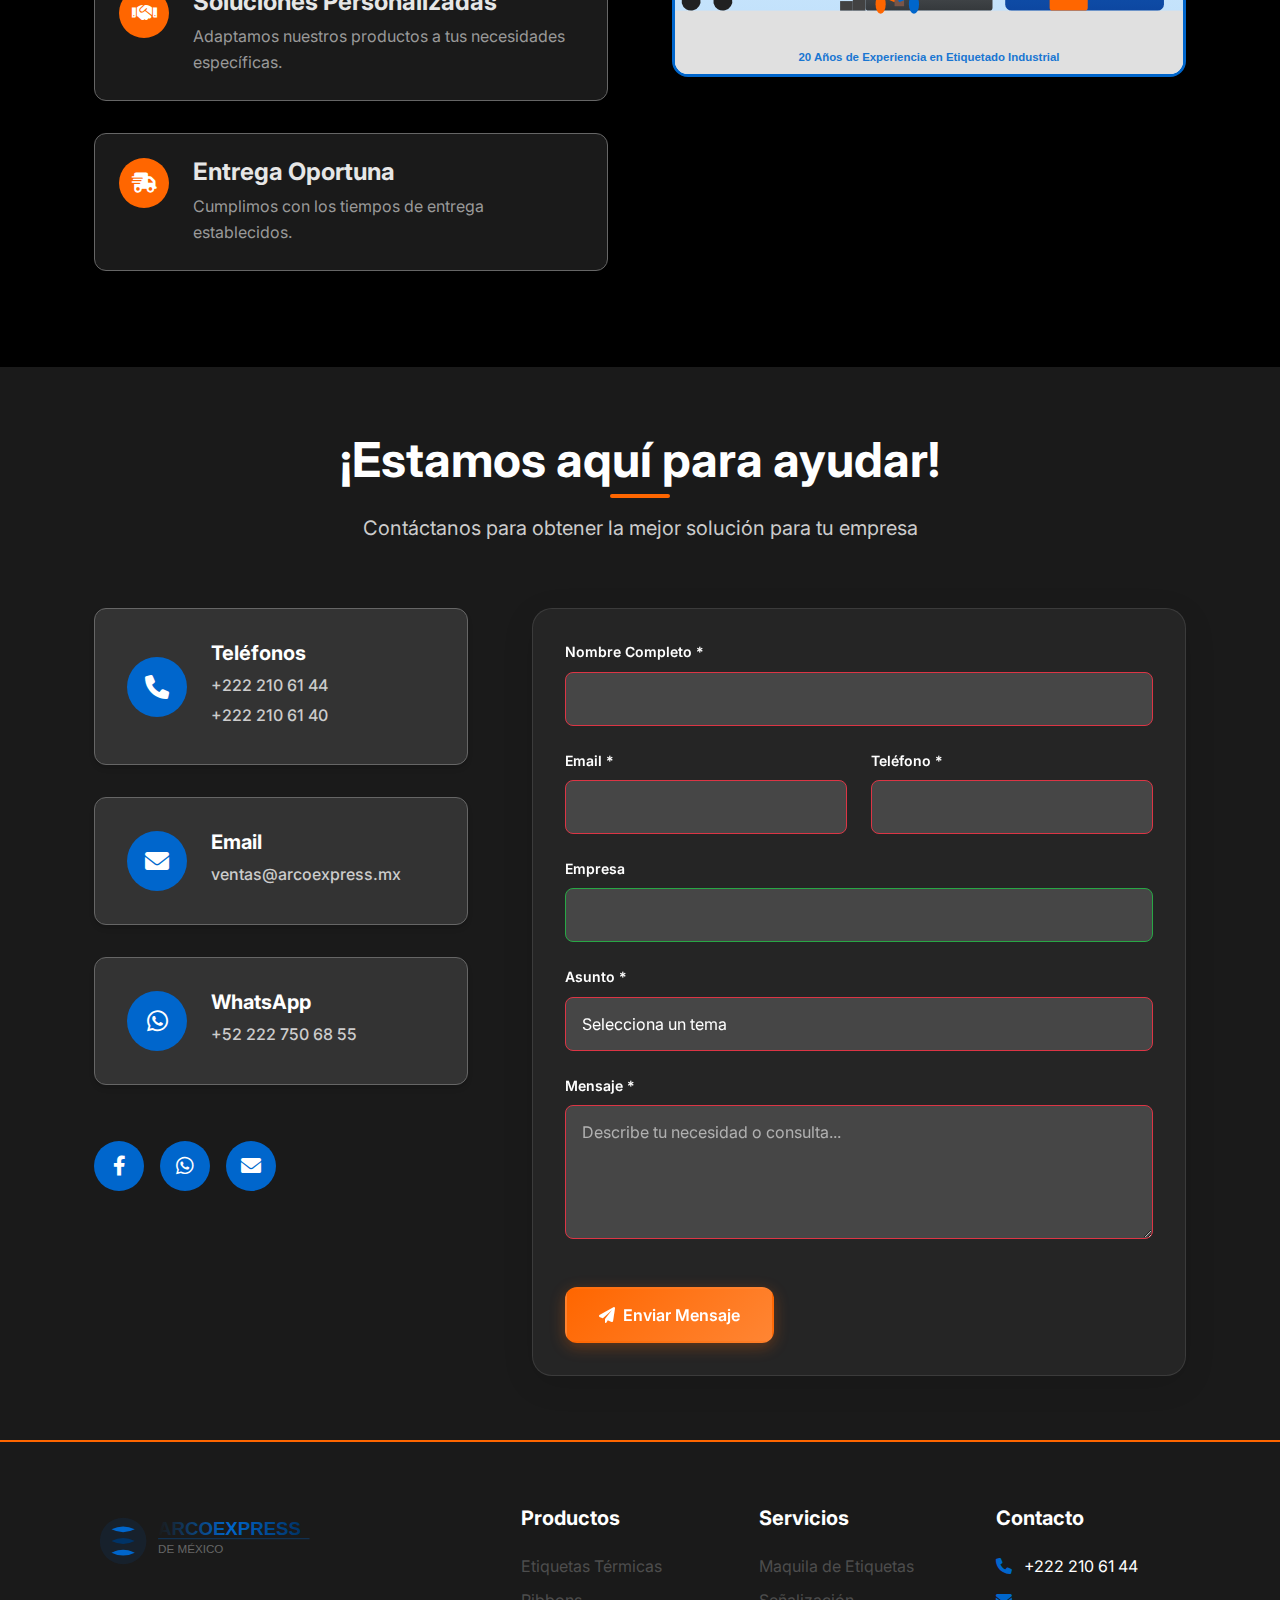
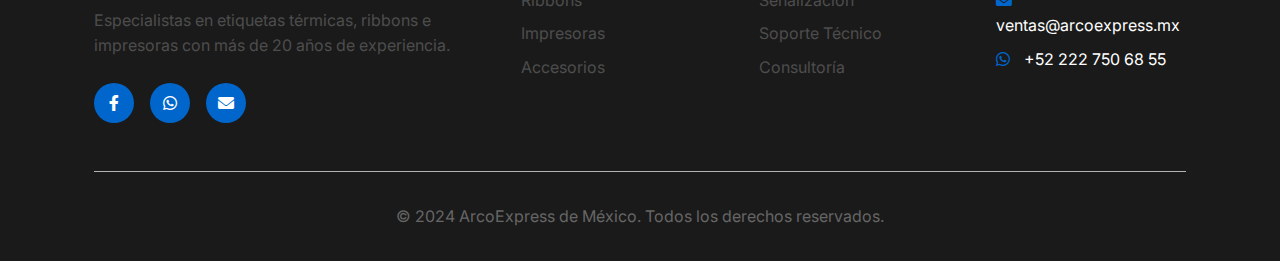
<file: Marco Ruiz/index.html>
<!DOCTYPE html>
<html lang="es">
<head>
    <meta charset="UTF-8">
    <meta name="viewport" content="width=device-width, initial-scale=1.0, maximum-scale=5.0, user-scalable=yes, viewport-fit=cover">
    <meta name="format-detection" content="telephone=yes">
    <meta name="mobile-web-app-capable" content="yes">
    <meta name="apple-mobile-web-app-capable" content="yes">
    <meta name="apple-mobile-web-app-status-bar-style" content="black-translucent">
    <meta name="theme-color" content="#000000">
    <meta name="msapplication-navbutton-color" content="#000000">
    <meta name="apple-mobile-web-app-title" content="ArcoExpress">
    <meta name="application-name" content="ArcoExpress">
    <meta name="apple-touch-fullscreen" content="yes">
    <meta name="HandheldFriendly" content="True">
    <meta name="MobileOptimized" content="320">
    <meta http-equiv="Cache-Control" content="no-cache, no-store, must-revalidate">
    <meta http-equiv="Pragma" content="no-cache">
    <meta http-equiv="Expires" content="0">
    <title>ArcoExpress de México - Especialistas en Etiquetas y Etiquetado</title>
    <meta name="description" content="Especialistas en etiquetas térmicas, ribbons e impresoras. Más de 20 años de experiencia en identificación de producto terminado.">
    <meta name="keywords" content="etiquetas térmicas, ribbons, impresoras, identificación industrial, señalización">
    
    <!-- Precargar recursos críticos para móviles -->
    <link rel="preload" href="assets/css/main.css" as="style">
    <link rel="preload" href="assets/css/responsive.css" as="style">
    <link rel="preload" href="https://fonts.googleapis.com/css2?family=Inter:wght@300;400;500;600;700&display=swap" as="style">
    
    <!-- Archivos CSS -->
    <link rel="stylesheet" href="assets/css/main.css">
    <link rel="stylesheet" href="assets/css/components.css">
    <link rel="stylesheet" href="assets/css/animations.css">
    <link rel="stylesheet" href="assets/css/responsive.css">
    <link rel="stylesheet" href="assets/css/mobile-ultra.css">
    <link rel="stylesheet" href="assets/css/glassmorphism.css">
    <link rel="stylesheet" href="assets/css/mobile-fix.css">
    <link rel="stylesheet" href="assets/css/chatbot.css?v=2025080201">
    
    <!-- Google Fonts optimizado para móviles -->
    <link href="https://fonts.googleapis.com/css2?family=Inter:wght@300;400;500;600;700&display=swap" rel="stylesheet">
    
    <!-- Font Awesome optimizado -->
    <link rel="stylesheet" href="https://cdnjs.cloudflare.com/ajax/libs/font-awesome/6.0.0/css/all.min.css" media="all">
    
    <!-- Estilos críticos del chatbot para evitar caché -->
    <style>
        .chatbot-float, #chatbot-button, button.chatbot-float {
            background: linear-gradient(135deg, #1976D2 0%, #0D47A1 100%) !important;
        }
        .chatbot-header, .chatbot-window .chatbot-header, #chatbot-window .chatbot-header {
            background: linear-gradient(135deg, #212121 0%, #1976D2 50%, #0D47A1 100%) !important;
            color: white !important;
        }
        .bot-message .message-content p, .chatbot-window .bot-message .message-content p {
            background: linear-gradient(135deg, #E3F2FD 0%, #BBDEFB 100%) !important;
            color: #0D47A1 !important;
        }
        .user-message .message-content p, .chatbot-window .user-message .message-content p {
            background: linear-gradient(135deg, #212121 0%, #424242 100%) !important;
            color: white !important;
        }
    </style>
    
    <!-- Iconos PWA para móviles -->
    <link rel="apple-touch-icon" sizes="180x180" href="assets/images/logo-arcoexpress.svg">
    <link rel="icon" type="image/svg+xml" href="assets/images/logo-arcoexpress.svg">
</head>
<body>
    <!-- Pantalla de Carga -->
    <div id="loading-screen">
        <div class="loading-content">
            <div class="loading-logo">
                <img src="assets/images/logo-arcoexpress.svg" alt="ArcoExpress Logo">
            </div>
            <div class="loading-spinner"></div>
            <p>Cargando...</p>
        </div>
    </div>

    <!-- Navegación -->
    <nav class="navbar glass-nav" id="navbar">
        <div class="nav-container">
            <div class="nav-brand">
                <img src="assets/images/logo-arcoexpress.svg" alt="ArcoExpress" class="nav-logo">
            </div>
            
            <div class="nav-menu" id="nav-menu">
                <a href="#inicio" class="nav-link active">Inicio</a>
                <a href="#productos" class="nav-link">Productos</a>
                <a href="#servicios" class="nav-link">Servicios</a>
                <a href="#nosotros" class="nav-link">Nosotros</a>
                <a href="#contacto" class="nav-link">Contacto</a>
                <a href="tel:+522222106144" class="nav-cta">
                    <i class="fas fa-phone"></i> Llamar Ahora
                </a>
            </div>
            
            <div class="nav-toggle" id="nav-toggle">
                <span class="bar"></span>
                <span class="bar"></span>
                <span class="bar"></span>
            </div>
        </div>
    </nav>

    <!-- Sección Hero -->
    <section id="inicio" class="hero">
        <div class="hero-background">
            <div class="hero-overlay"></div>
        </div>
        <div class="container">
            <div class="hero-content">
                <div class="hero-text">
                    <h1 class="hero-title">
                        <span class="title-highlight">Especialistas</span><br>
                        En Etiquetas y Etiquetado
                    </h1>
                    <p class="hero-description">
                        Somos una empresa con más de 20 años de experiencia. Brindamos soluciones 
                        rentables en identificación de producto terminado. Especialistas en etiquetas 
                        térmicas, ribbons e impresoras.
                    </p>
                    <div class="hero-buttons">
                        <a href="tel:+522222106144" class="btn btn-primary">
                            <i class="fas fa-phone"></i>
                            Solicitar Llamada
                        </a>
                        <a href="#productos" class="btn btn-secondary">
                            <i class="fas fa-arrow-down"></i>
                            Ver Productos
                        </a>
                    </div>
                </div>
                <div class="hero-image">
                    <div class="hero-card glass-hero">
                        <img src="assets/images/hero-simple.svg" alt="Productos ArcoExpress">
                        <div class="card-content">
                            <h3>Soluciones Completas</h3>
                            <p>Etiquetas, Ribbons e Impresoras</p>
                        </div>
                    </div>
                </div>
            </div>
        </div>
        
        <!-- Indicador de Scroll -->
        <div class="scroll-indicator">
            <div class="scroll-mouse">
                <div class="scroll-wheel"></div>
            </div>
            <span>Desplázate para explorar</span>
        </div>
    </section>

    <!-- Sección de Estadísticas -->
    <section class="stats-section">
        <div class="container">
            <div class="stats-grid">
                <div class="stat-item glass-stat" data-aos="fade-up" data-type="experience">
                    <div class="stat-icon">
                        <i class="fas fa-calendar-alt"></i>
                    </div>
                    <div class="stat-number" data-count="20">0</div>
                    <div class="stat-label">Años de Experiencia</div>
                </div>
                <div class="stat-item glass-stat" data-aos="fade-up" data-aos-delay="100" data-type="clients">
                    <div class="stat-icon">
                        <i class="fas fa-users"></i>
                    </div>
                    <div class="stat-number" data-count="500">0</div>
                    <div class="stat-label">Clientes Satisfechos</div>
                </div>
                <div class="stat-item glass-stat" data-aos="fade-up" data-aos-delay="200" data-type="products">
                    <div class="stat-icon">
                        <i class="fas fa-box"></i>
                    </div>
                    <div class="stat-number" data-count="1000">0</div>
                    <div class="stat-label">Productos Entregados</div>
                </div>
                <div class="stat-item glass-stat" data-aos="fade-up" data-aos-delay="300" data-type="quality">
                    <div class="stat-icon">
                        <i class="fas fa-award"></i>
                    </div>
                    <div class="stat-number" data-count="100">0</div>
                    <div class="stat-label">Calidad Garantizada</div>
                </div>
            </div>
        </div>
    </section>

    <!-- Sección de Productos -->
    <section id="productos" class="products-section">
        <div class="container">
            <div class="section-header">
                <h2 class="section-title">Nuestros Productos</h2>
                <p class="section-subtitle">
                    Fabricamos y suministramos etiquetas y ribbons de calidad y funcionalidad 
                    confiable a la hora de imprimir.
                </p>
            </div>
            
            <div class="products-grid">
                <div class="product-card glass-card" data-aos="fade-up">
                    <div class="product-image">
                        <img src="assets/images/etiquetas-termicas.svg" alt="Etiquetas Térmicas">
                        <div class="product-overlay">
                            <i class="fas fa-tags"></i>
                        </div>
                    </div>
                    <div class="product-content">
                        <h3 class="product-title">Etiquetas Térmicas</h3>
                        <p class="product-description">
                            Etiquetas de alta calidad para impresión térmica directa y transferencia térmica.
                        </p>
                        <ul class="product-features">
                            <li><i class="fas fa-check"></i> Diferentes tamaños y materiales</li>
                            <li><i class="fas fa-check"></i> Resistentes a temperatura</li>
                            <li><i class="fas fa-check"></i> Adhesivo permanente</li>
                        </ul>
                        <a href="#contacto" class="product-btn">Cotizar Ahora</a>
                    </div>
                </div>
                
                <div class="product-card glass-card" data-aos="fade-up" data-aos-delay="100">
                    <div class="product-image">
                        <img src="assets/images/ribbons.svg" alt="Ribbons">
                        <div class="product-overlay">
                            <i class="fas fa-tape"></i>
                        </div>
                    </div>
                    <div class="product-content">
                        <h3 class="product-title">Ribbons</h3>
                        <p class="product-description">
                            Cintas de transferencia térmica para impresión de alta calidad y durabilidad.
                        </p>
                        <ul class="product-features">
                            <li><i class="fas fa-check"></i> Cera, resina y mixtos</li>
                            <li><i class="fas fa-check"></i> Compatible con todas las marcas</li>
                            <li><i class="fas fa-check"></i> Excelente definición</li>
                        </ul>
                        <a href="#contacto" class="product-btn">Cotizar Ahora</a>
                    </div>
                </div>
                
                <div class="product-card glass-card" data-aos="fade-up" data-aos-delay="200">
                    <div class="product-image">
                        <img src="assets/images/impresoras.svg" alt="Impresoras">
                        <div class="product-overlay">
                            <i class="fas fa-print"></i>
                        </div>
                    </div>
                    <div class="product-content">
                        <h3 class="product-title">Impresoras</h3>
                        <p class="product-description">
                            Impresoras térmicas industriales y de escritorio para todas las necesidades.
                        </p>
                        <ul class="product-features">
                            <li><i class="fas fa-check"></i> Zebra, Honeywell, TSC</li>
                            <li><i class="fas fa-check"></i> Soporte técnico especializado</li>
                            <li><i class="fas fa-check"></i> Garantía extendida</li>
                        </ul>
                        <a href="#contacto" class="product-btn">Cotizar Ahora</a>
                    </div>
                </div>
            </div>
        </div>
    </section>

    <!-- Sección de Servicios -->
    <section id="servicios" class="services-section">
        <div class="container">
            <div class="section-header">
                <h2 class="section-title">Nuestros Servicios</h2>
                <p class="section-subtitle">
                    Ofrecemos soluciones integrales para la identificación y señalización industrial.
                </p>
            </div>
            
            <div class="services-grid">
                <div class="service-item glass-service" data-aos="fade-right">
                    <div class="service-icon">
                        <i class="fas fa-print"></i>
                    </div>
                    <div class="service-content">
                        <h3>Maquila e Impresión de Etiquetas</h3>
                        <p>Servicio completo de impresión de etiquetas con códigos de barras, logotipos y texto variable.</p>
                        <ul>
                            <li>Impresión bajo demanda</li>
                            <li>Códigos de barras personalizados</li>
                            <li>Control de calidad riguroso</li>
                        </ul>
                    </div>
                </div>
                
                <div class="service-item glass-service" data-aos="fade-right" data-aos-delay="100">
                    <div class="service-icon">
                        <i class="fas fa-sign"></i>
                    </div>
                    <div class="service-content">
                        <h3>Señalización e Identificación</h3>
                        <p>Soluciones completas para identificación industrial, señalización de seguridad y corporativa.</p>
                        <ul>
                            <li>Señalización de seguridad</li>
                            <li>Placas de identificación</li>
                            <li>Etiquetas de activos fijos</li>
                        </ul>
                    </div>
                </div>
                
                <div class="service-item glass-service" data-aos="fade-right" data-aos-delay="200">
                    <div class="service-icon">
                        <i class="fas fa-tools"></i>
                    </div>
                    <div class="service-content">
                        <h3>Soporte Técnico</h3>
                        <p>Mantenimiento, reparación y soporte técnico especializado para impresoras térmicas.</p>
                        <ul>
                            <li>Mantenimiento preventivo</li>
                            <li>Reparación especializada</li>
                            <li>Asesoría técnica</li>
                        </ul>
                    </div>
                </div>
                
                <div class="service-item glass-service" data-aos="fade-right" data-aos-delay="300">
                    <div class="service-icon">
                        <i class="fas fa-lightbulb"></i>
                    </div>
                    <div class="service-content">
                        <h3>Consultoría</h3>
                        <p>Asesoría especializada para optimizar procesos de identificación y etiquetado.</p>
                        <ul>
                            <li>Análisis de procesos</li>
                            <li>Recomendaciones técnicas</li>
                            <li>Implementación de soluciones</li>
                        </ul>
                    </div>
                </div>
            </div>
        </div>
    </section>

    <!-- Sección Nosotros -->
    <section id="nosotros" class="about-section">
        <div class="container">
            <div class="about-content">
                <div class="about-text" data-aos="fade-right">
                    <h2 class="section-title">¿Cómo podemos ayudarte?</h2>
                    <p class="about-description">
                        En ArcoExpress de México, somos especialistas en soluciones de identificación y etiquetado 
                        industrial. Con más de 20 años de experiencia, hemos ayudado a cientos de empresas a 
                        optimizar sus procesos de identificación de productos.
                    </p>
                    
                    <div class="about-features">
                        <div class="feature-item">
                            <i class="fas fa-medal"></i>
                            <div>
                                <h4>Experiencia Comprobada</h4>
                                <p>Más de dos décadas en el mercado nos respaldan.</p>
                            </div>
                        </div>
                        <div class="feature-item">
                            <i class="fas fa-handshake"></i>
                            <div>
                                <h4>Soluciones Personalizadas</h4>
                                <p>Adaptamos nuestros productos a tus necesidades específicas.</p>
                            </div>
                        </div>
                        <div class="feature-item">
                            <i class="fas fa-shipping-fast"></i>
                            <div>
                                <h4>Entrega Oportuna</h4>
                                <p>Cumplimos con los tiempos de entrega establecidos.</p>
                            </div>
                        </div>
                    </div>
                </div>
                
                <div class="about-image" data-aos="fade-left">
                    <div class="image-container">
                        <img src="assets/images/arco-animation.svg" alt="ArcoExpress - 20 Años de Experiencia">
                    </div>
                </div>
            </div>
        </div>
    </section>

    <!-- Sección de Contacto -->
    <section id="contacto" class="contact-section">
        <div class="container">
            <div class="section-header">
                <h2 class="section-title">¡Estamos aquí para ayudar!</h2>
                <p class="section-subtitle">Contáctanos para obtener la mejor solución para tu empresa</p>
            </div>
            
            <div class="contact-content">
                <div class="contact-info" data-aos="fade-right">
                    <div class="contact-item">
                        <div class="contact-icon">
                            <i class="fas fa-phone"></i>
                        </div>
                        <div class="contact-details">
                            <h3>Teléfonos</h3>
                            <p>+222 210 61 44</p>
                            <p>+222 210 61 40</p>
                        </div>
                    </div>
                    
                    <div class="contact-item">
                        <div class="contact-icon">
                            <i class="fas fa-envelope"></i>
                        </div>
                        <div class="contact-details">
                            <h3>Email</h3>
                            <p>ventas@arcoexpress.mx</p>
                        </div>
                    </div>
                    
                    <div class="contact-item">
                        <div class="contact-icon">
                            <i class="fab fa-whatsapp"></i>
                        </div>
                        <div class="contact-details">
                            <h3>WhatsApp</h3>
                            <p>+52 222 750 68 55</p>
                        </div>
                    </div>
                    
                    <div class="social-links">
                        <a href="https://www.facebook.com/arcoexpressdemexico/" target="_blank" class="social-link">
                            <i class="fab fa-facebook-f"></i>
                        </a>
                        <a href="https://api.whatsapp.com/send?phone=522227506855" target="_blank" class="social-link">
                            <i class="fab fa-whatsapp"></i>
                        </a>
                        <a href="mailto:ventas@arcoexpress.mx" class="social-link">
                            <i class="fas fa-envelope"></i>
                        </a>
                    </div>
                </div>
                
                <div class="contact-form glass-form" data-aos="fade-left">
                    <form id="contact-form" class="form" name="contact" method="POST" data-netlify="true" netlify-honeypot="bot-field">
                        <!-- Campo oculto para protección spam -->
                        <input type="hidden" name="form-name" value="contact" />
                        <div style="display: none;">
                            <label>No llenar si eres humano: <input name="bot-field" /></label>
                        </div>
                        
                        <div class="form-group">
                            <label for="name">Nombre Completo *</label>
                            <input type="text" id="name" name="name" required>
                        </div>
                        
                        <div class="form-row">
                            <div class="form-group">
                                <label for="email">Email *</label>
                                <input type="email" id="email" name="email" required>
                            </div>
                            <div class="form-group">
                                <label for="phone">Teléfono *</label>
                                <input type="tel" id="phone" name="phone" required>
                            </div>
                        </div>
                        
                        <div class="form-group">
                            <label for="company">Empresa</label>
                            <input type="text" id="company" name="company">
                        </div>
                        
                        <div class="form-group">
                            <label for="subject">Asunto *</label>
                            <select id="subject" name="subject" required>
                                <option value="">Selecciona un tema</option>
                                <option value="etiquetas">Etiquetas Térmicas</option>
                                <option value="ribbons">Ribbons</option>
                                <option value="impresoras">Impresoras</option>
                                <option value="servicios">Servicios</option>
                                <option value="cotizacion">Cotización</option>
                                <option value="soporte">Soporte Técnico</option>
                            </select>
                        </div>
                        
                        <div class="form-group">
                            <label for="message">Mensaje *</label>
                            <textarea id="message" name="message" rows="5" required placeholder="Describe tu necesidad o consulta..."></textarea>
                        </div>
                        
                        <button type="submit" class="btn btn-primary">
                            <i class="fas fa-paper-plane"></i>
                            Enviar Mensaje
                        </button>
                    </form>
                </div>
            </div>
        </div>
    </section>

    <!-- Pie de Página -->
    <footer class="footer">
        <div class="container">
            <div class="footer-content">
                <div class="footer-section">
                    <div class="footer-logo">
                        <img src="assets/images/logo-arcoexpress.svg" alt="ArcoExpress">
                    </div>
                    <p class="footer-description">
                        Especialistas en etiquetas térmicas, ribbons e impresoras con más de 20 años de experiencia.
                    </p>
                    <div class="footer-social">
                        <a href="https://www.facebook.com/arcoexpressdemexico/" target="_blank">
                            <i class="fab fa-facebook-f"></i>
                        </a>
                        <a href="https://api.whatsapp.com/send?phone=522227506855" target="_blank">
                            <i class="fab fa-whatsapp"></i>
                        </a>
                        <a href="mailto:ventas@arcoexpress.mx">
                            <i class="fas fa-envelope"></i>
                        </a>
                    </div>
                </div>
                
                <div class="footer-section">
                    <h4>Productos</h4>
                    <ul>
                        <li><a href="#productos">Etiquetas Térmicas</a></li>
                        <li><a href="#productos">Ribbons</a></li>
                        <li><a href="#productos">Impresoras</a></li>
                        <li><a href="#servicios">Accesorios</a></li>
                    </ul>
                </div>
                
                <div class="footer-section">
                    <h4>Servicios</h4>
                    <ul>
                        <li><a href="#servicios">Maquila de Etiquetas</a></li>
                        <li><a href="#servicios">Señalización</a></li>
                        <li><a href="#servicios">Soporte Técnico</a></li>
                        <li><a href="#servicios">Consultoría</a></li>
                    </ul>
                </div>
                
                <div class="footer-section">
                    <h4>Contacto</h4>
                    <ul>
                        <li><i class="fas fa-phone"></i> +222 210 61 44</li>
                        <li><i class="fas fa-envelope"></i> ventas@arcoexpress.mx</li>
                        <li><i class="fab fa-whatsapp"></i> +52 222 750 68 55</li>
                    </ul>
                </div>
            </div>
            
            <div class="footer-bottom">
                <p>&copy; 2024 ArcoExpress de México. Todos los derechos reservados.</p>
            </div>
        </div>
    </footer>

    <!-- Botón Flotante del Chatbot -->
    <button class="chatbot-float" id="chatbot-button">
        <img src="assets/images/chatbot-robot.svg" alt="Chatbot ArcoExpress" class="robot-icon">
        <div class="chatbot-pulse"></div>
    </button>

    <!-- Ventana del Chatbot -->
    <div class="chatbot-window" id="chatbot-window">
        <div class="chatbot-header">
            <div class="chatbot-avatar">
                <img src="assets/images/chatbot-robot.svg" alt="ArcoBot" class="avatar-img">
                <div class="status-indicator online"></div>
            </div>
            <div class="chatbot-info">
                <h4>ArcoBot</h4>
                <span class="status-text">En línea • Responde al instante</span>
            </div>
            <button class="chatbot-close" id="chatbot-close">
                <i class="fas fa-times"></i>
            </button>
        </div>
        
        <div class="chatbot-messages" id="chatbot-messages">
            <div class="welcome-message">
                <div class="message bot-message">
                    <div class="message-avatar">
                        <img src="assets/images/chatbot-robot.svg" alt="ArcoBot">
                    </div>
                    <div class="message-content">
                        <p>¡Hola! 👋 Soy ArcoBot, tu asistente virtual de ArcoExpress.</p>
                        <p>Estoy aquí para ayudarte con información sobre nuestros productos y servicios.</p>
                        <div class="quick-actions">
                            <button class="quick-btn" data-action="productos">🏷️ Ver Productos</button>
                            <button class="quick-btn" data-action="servicios">🔧 Servicios</button>
                            <button class="quick-btn" data-action="contacto">📞 Contacto</button>
                        </div>
                    </div>
                </div>
            </div>
        </div>
        
        <div class="chatbot-input">
            <div class="input-container">
                <input type="text" id="chatbot-message-input" placeholder="Escribe tu mensaje aquí..." autocomplete="off">
                <button id="chatbot-send" class="send-button">
                    <i class="fas fa-paper-plane"></i>
                </button>
            </div>
            <div class="typing-indicator" id="typing-indicator">
                <span></span>
                <span></span>
                <span></span>
            </div>
        </div>
    </div>

    <!-- Botón Volver Arriba -->
    <button class="back-to-top" id="back-to-top">
        <i class="fas fa-arrow-up"></i>
    </button>

    <!-- Archivos JavaScript optimizados para móviles -->
    <script>
        // Script de emergencia para ocultar pantalla de carga
        setTimeout(function() {
            const loadingScreen = document.getElementById('loading-screen');
            if (loadingScreen) {
                loadingScreen.style.display = 'none';
                document.body.style.overflow = 'auto';
            }
        }, 1500);
        
        // SCRIPT PREMIUM PARA CONTADORES MODERNOS
        document.addEventListener('DOMContentLoaded', function() {
            let countersAnimated = false;
            
            // Función para animar contadores con easing suave
            function animateCounterPremium(element, target, suffix) {
                const duration = 2500;
                const startTime = Date.now();
                
                function updateCounter() {
                    const elapsed = Date.now() - startTime;
                    const progress = Math.min(elapsed / duration, 1);
                    
                    // Easing más suave y natural
                    const easeProgress = 1 - Math.pow(1 - progress, 4);
                    const current = Math.floor(target * easeProgress);
                    
                    element.textContent = current + suffix;
                    
                    if (progress < 1) {
                        requestAnimationFrame(updateCounter);
                    } else {
                        element.textContent = target + suffix;
                    }
                }
                
                updateCounter();
            }
            
            // Función para reiniciar contador con efectos premium
            function restartCounterPremium(statItem) {
                const numberElement = statItem.querySelector('.stat-number');
                const target = parseInt(numberElement.getAttribute('data-count'));
                const suffix = numberElement.textContent.includes('%') ? '%' : '';
                
                // Reset visual
                numberElement.textContent = '0' + suffix;
                
                // Agregar clases premium
                statItem.classList.add('clicked', 'animate');
                
                // Efectos de sonido visual mejorados
                statItem.style.transform = 'scale(0.98) rotateX(5deg)';
                
                // Animar contador con delay
                setTimeout(() => {
                    animateCounterPremium(numberElement, target, suffix);
                }, 150);
                
                // Restaurar estado
                setTimeout(() => {
                    statItem.style.transform = '';
                    statItem.classList.remove('clicked', 'animate');
                }, 1200);
            }
            
            // Configurar contadores con valores mejorados
            const counters = [
                { element: document.querySelector('[data-count="20"]'), target: 20, suffix: '' },
                { element: document.querySelector('[data-count="500"]'), target: 500, suffix: '' },
                { element: document.querySelector('[data-count="1000"]'), target: 1000, suffix: '' },
                { element: document.querySelector('[data-count="100"]'), target: 100, suffix: '%' }
            ];
            
            // Animación inicial retardada
            setTimeout(function() {
                if (!countersAnimated) {
                    counters.forEach(function(counter, index) {
                        if (counter.element) {
                            setTimeout(() => {
                                animateCounterPremium(counter.element, counter.target, counter.suffix);
                            }, index * 300);
                        }
                    });
                    countersAnimated = true;
                }
            }, 2500);
            
            // Interactividad premium
            const statItems = document.querySelectorAll('.stat-item.glass-stat');
            
            statItems.forEach(function(statItem, index) {
                // Efecto hover suave
                statItem.addEventListener('mouseenter', function() {
                    this.style.transition = 'all 0.4s cubic-bezier(0.4, 0, 0.2, 1)';
                });
                
                statItem.addEventListener('mouseleave', function() {
                    this.style.transition = 'all 0.5s cubic-bezier(0.4, 0, 0.2, 1)';
                });
                
                // Click para reiniciar con efectos premium
                statItem.addEventListener('click', function(e) {
                    e.preventDefault();
                    
                    // Haptic feedback mejorado
                    if (navigator.vibrate) {
                        navigator.vibrate([50, 20, 50]);
                    }
                    
                    // Reiniciar con efectos premium
                    restartCounterPremium(this);
                });
                
                // Doble click para efecto especial
                let clickCount = 0;
                statItem.addEventListener('click', function() {
                    clickCount++;
                    setTimeout(() => {
                        if (clickCount === 2) {
                            // Efecto especial para doble click
                            this.classList.add('double-clicked');
                            this.style.animation = 'particleExplosion 1s ease-out';
                            
                            setTimeout(() => {
                                this.classList.remove('double-clicked');
                                this.style.animation = '';
                            }, 1000);
                        }
                        clickCount = 0;
                    }, 400);
                });
                
                // Configurar animación de entrada
                statItem.style.animationDelay = `${index * 0.15}s`;
                statItem.classList.add('fade-in-up');
            });
            
            // Intersection Observer mejorado
            const observerOptions = {
                threshold: 0.2,
                rootMargin: '0px 0px -30px 0px'
            };
            
            const observer = new IntersectionObserver(function(entries) {
                entries.forEach(entry => {
                    if (entry.isIntersecting && !countersAnimated) {
                        setTimeout(() => {
                            counters.forEach(function(counter, index) {
                                if (counter.element) {
                                    setTimeout(() => {
                                        animateCounterPremium(counter.element, counter.target, counter.suffix);
                                    }, index * 300);
                                }
                            });
                            countersAnimated = true;
                        }, 800);
                    }
                });
            }, observerOptions);
            
            // Observar la sección
            const statsSection = document.querySelector('.stats-section');
            if (statsSection) {
                observer.observe(statsSection);
            }
        });
    </script>
    <script src="assets/js/mobile-optimizations.js"></script>
    <script src="assets/js/main.js"></script>
    <script src="assets/js/animations.js"></script>
    <script src="assets/js/forms.js"></script>
    <script src="assets/js/hero-animations.js"></script>
    <script src="assets/js/chatbot.js"></script>
</body>
</html>
</file>
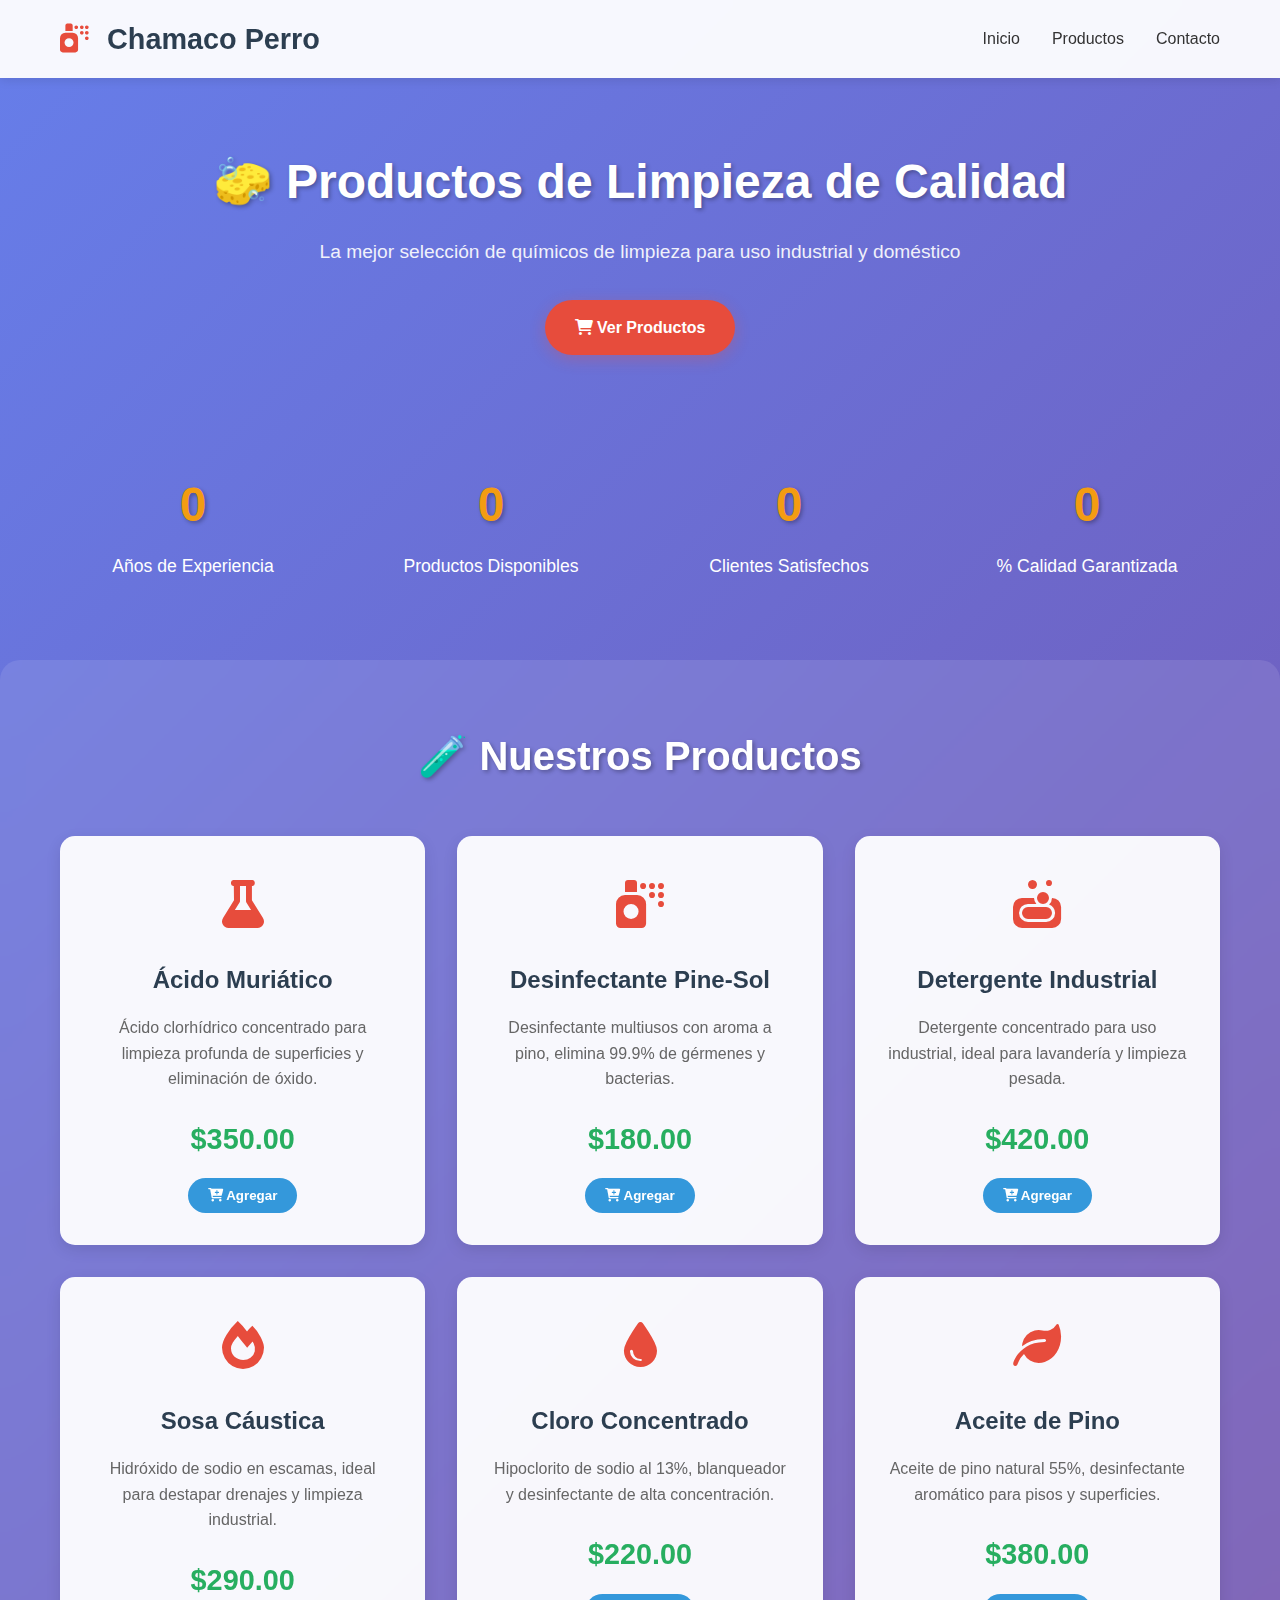
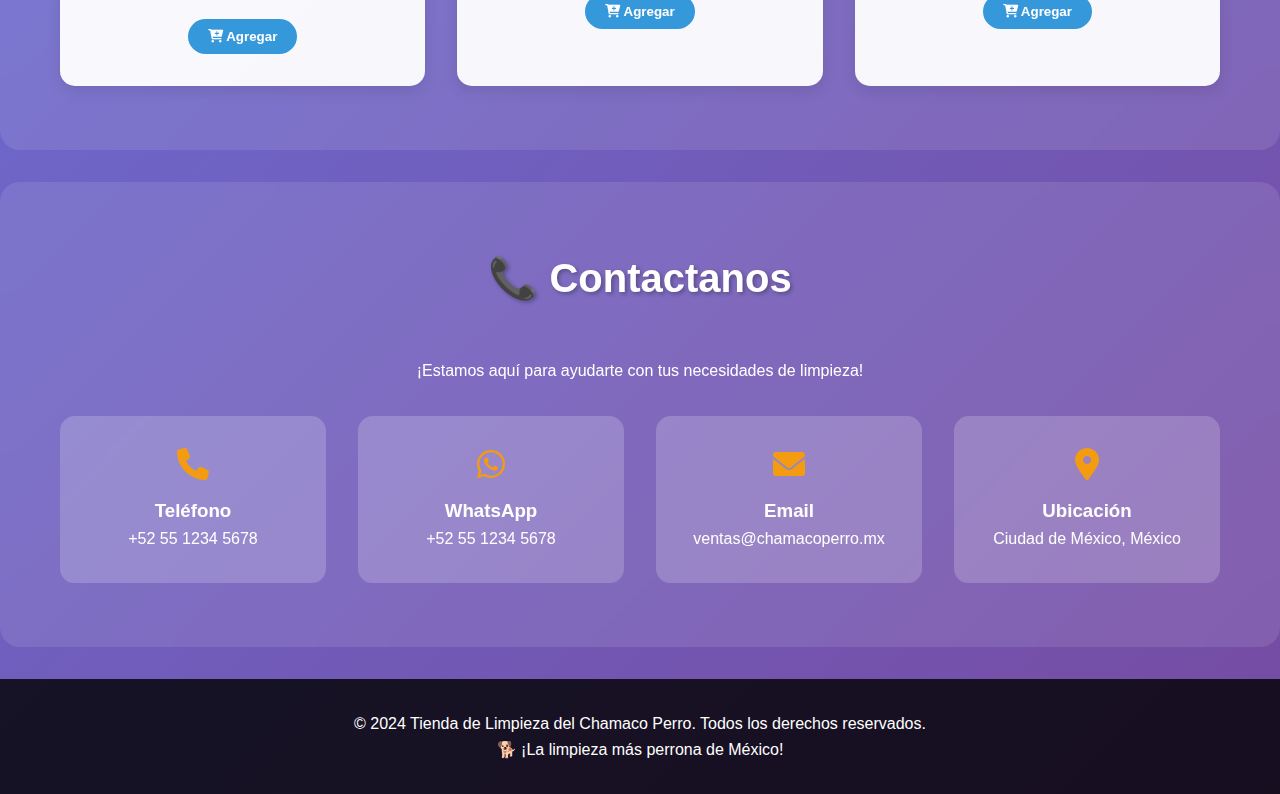
<file: Simple/index.html>
<!DOCTYPE html>
<html lang="es">
<head>
    <meta charset="UTF-8">
    <meta name="viewport" content="width=device-width, initial-scale=1.0">
    <title>Tienda de Limpieza del Chamaco Perro - Productos Químicos de Calidad</title>
    <meta name="description" content="Productos químicos de limpieza de alta calidad. Detergentes, desinfectantes, ácidos y más para uso industrial y doméstico.">
    
    <!-- Font Awesome para iconos -->
    <link rel="stylesheet" href="https://cdnjs.cloudflare.com/ajax/libs/font-awesome/6.0.0/css/all.min.css">
    
    <style>
        * {
            margin: 0;
            padding: 0;
            box-sizing: border-box;
        }
        
        body {
            font-family: 'Arial', sans-serif;
            line-height: 1.6;
            color: #333;
            background: linear-gradient(135deg, #667eea 0%, #764ba2 100%);
            min-height: 100vh;
        }
        
        .container {
            max-width: 1200px;
            margin: 0 auto;
            padding: 0 20px;
        }
        
        /* Header */
        header {
            background: rgba(255, 255, 255, 0.95);
            backdrop-filter: blur(10px);
            padding: 1rem 0;
            position: fixed;
            width: 100%;
            top: 0;
            z-index: 1000;
            box-shadow: 0 2px 10px rgba(0,0,0,0.1);
        }
        
        .header-content {
            display: flex;
            justify-content: space-between;
            align-items: center;
        }
        
        .logo {
            font-size: 1.8rem;
            font-weight: bold;
            color: #2c3e50;
        }
        
        .logo i {
            color: #e74c3c;
            margin-right: 10px;
        }
        
        nav ul {
            display: flex;
            list-style: none;
            gap: 2rem;
        }
        
        nav a {
            text-decoration: none;
            color: #333;
            font-weight: 500;
            transition: color 0.3s;
        }
        
        nav a:hover {
            color: #e74c3c;
        }
        
        /* Hero Section */
        .hero {
            margin-top: 80px;
            padding: 4rem 0;
            text-align: center;
            color: white;
        }
        
        .hero h1 {
            font-size: 3rem;
            margin-bottom: 1rem;
            text-shadow: 2px 2px 4px rgba(0,0,0,0.3);
        }
        
        .hero p {
            font-size: 1.2rem;
            margin-bottom: 2rem;
            opacity: 0.9;
        }
        
        .cta-button {
            display: inline-block;
            background: #e74c3c;
            color: white;
            padding: 15px 30px;
            text-decoration: none;
            border-radius: 50px;
            font-weight: bold;
            transition: all 0.3s;
            box-shadow: 0 4px 15px rgba(231, 76, 60, 0.3);
        }
        
        .cta-button:hover {
            background: #c0392b;
            transform: translateY(-2px);
            box-shadow: 0 6px 20px rgba(231, 76, 60, 0.4);
        }
        
        /* Products Section */
        .products {
            padding: 4rem 0;
            background: rgba(255, 255, 255, 0.1);
            backdrop-filter: blur(10px);
            margin: 2rem 0;
            border-radius: 20px;
        }
        
        .section-title {
            text-align: center;
            font-size: 2.5rem;
            color: white;
            margin-bottom: 3rem;
            text-shadow: 2px 2px 4px rgba(0,0,0,0.3);
        }
        
        .products-grid {
            display: grid;
            grid-template-columns: repeat(auto-fit, minmax(300px, 1fr));
            gap: 2rem;
            margin-top: 3rem;
        }
        
        .product-card {
            background: rgba(255, 255, 255, 0.95);
            padding: 2rem;
            border-radius: 15px;
            text-align: center;
            transition: transform 0.3s, box-shadow 0.3s;
            box-shadow: 0 5px 15px rgba(0,0,0,0.1);
        }
        
        .product-card:hover {
            transform: translateY(-10px);
            box-shadow: 0 15px 30px rgba(0,0,0,0.2);
        }
        
        .product-icon {
            font-size: 3rem;
            color: #e74c3c;
            margin-bottom: 1rem;
        }
        
        .product-card h3 {
            font-size: 1.5rem;
            margin-bottom: 1rem;
            color: #2c3e50;
        }
        
        .product-card p {
            color: #666;
            margin-bottom: 1.5rem;
        }
        
        .price {
            font-size: 1.8rem;
            font-weight: bold;
            color: #27ae60;
            margin-bottom: 1rem;
        }
        
        .btn-product {
            background: #3498db;
            color: white;
            padding: 10px 20px;
            border: none;
            border-radius: 25px;
            cursor: pointer;
            font-weight: bold;
            transition: background 0.3s;
        }
        
        .btn-product:hover {
            background: #2980b9;
        }
        
        /* Stats Section */
        .stats {
            padding: 3rem 0;
            text-align: center;
        }
        
        .stats-grid {
            display: grid;
            grid-template-columns: repeat(auto-fit, minmax(200px, 1fr));
            gap: 2rem;
        }
        
        .stat-item {
            color: white;
        }
        
        .stat-number {
            font-size: 3rem;
            font-weight: bold;
            color: #f39c12;
            text-shadow: 2px 2px 4px rgba(0,0,0,0.3);
        }
        
        .stat-label {
            font-size: 1.1rem;
            margin-top: 0.5rem;
        }
        
        /* Contact Section */
        .contact {
            padding: 4rem 0;
            background: rgba(255, 255, 255, 0.1);
            backdrop-filter: blur(10px);
            border-radius: 20px;
            margin: 2rem 0;
            text-align: center;
            color: white;
        }
        
        .contact-info {
            display: grid;
            grid-template-columns: repeat(auto-fit, minmax(250px, 1fr));
            gap: 2rem;
            margin-top: 2rem;
        }
        
        .contact-item {
            background: rgba(255, 255, 255, 0.1);
            padding: 2rem;
            border-radius: 15px;
            backdrop-filter: blur(5px);
        }
        
        .contact-item i {
            font-size: 2rem;
            color: #f39c12;
            margin-bottom: 1rem;
        }
        
        /* Footer */
        footer {
            background: rgba(0, 0, 0, 0.8);
            color: white;
            text-align: center;
            padding: 2rem 0;
            margin-top: 2rem;
        }
        
        /* Mobile Responsive */
        @media (max-width: 768px) {
            .header-content {
                flex-direction: column;
                gap: 1rem;
            }
            
            nav ul {
                flex-direction: column;
                gap: 1rem;
            }
            
            .hero h1 {
                font-size: 2rem;
            }
            
            .products-grid {
                grid-template-columns: 1fr;
            }
        }
    </style>
</head>
<body>
    <!-- Header -->
    <header>
        <div class="container">
            <div class="header-content">
                <div class="logo">
                    <i class="fas fa-spray-can"></i>
                    Chamaco Perro
                </div>
                <nav>
                    <ul>
                        <li><a href="#inicio">Inicio</a></li>
                        <li><a href="#productos">Productos</a></li>
                        <li><a href="#contacto">Contacto</a></li>
                    </ul>
                </nav>
            </div>
        </div>
    </header>

    <!-- Hero Section -->
    <section id="inicio" class="hero">
        <div class="container">
            <h1>🧽 Productos de Limpieza de Calidad</h1>
            <p>La mejor selección de químicos de limpieza para uso industrial y doméstico</p>
            <a href="#productos" class="cta-button">
                <i class="fas fa-shopping-cart"></i> Ver Productos
            </a>
        </div>
    </section>

    <!-- Stats Section -->
    <section class="stats">
        <div class="container">
            <div class="stats-grid">
                <div class="stat-item">
                    <div class="stat-number" id="years">0</div>
                    <div class="stat-label">Años de Experiencia</div>
                </div>
                <div class="stat-item">
                    <div class="stat-number" id="products">0</div>
                    <div class="stat-label">Productos Disponibles</div>
                </div>
                <div class="stat-item">
                    <div class="stat-number" id="clients">0</div>
                    <div class="stat-label">Clientes Satisfechos</div>
                </div>
                <div class="stat-item">
                    <div class="stat-number" id="quality">0</div>
                    <div class="stat-label">% Calidad Garantizada</div>
                </div>
            </div>
        </div>
    </section>

    <!-- Products Section -->
    <section id="productos" class="products">
        <div class="container">
            <h2 class="section-title">🧪 Nuestros Productos</h2>
            <div class="products-grid">
                <div class="product-card">
                    <div class="product-icon">
                        <i class="fas fa-flask"></i>
                    </div>
                    <h3>Ácido Muriático</h3>
                    <p>Ácido clorhídrico concentrado para limpieza profunda de superficies y eliminación de óxido.</p>
                    <div class="price">$350.00</div>
                    <button class="btn-product" onclick="addToCart('Ácido Muriático', 350)">
                        <i class="fas fa-cart-plus"></i> Agregar
                    </button>
                </div>
                
                <div class="product-card">
                    <div class="product-icon">
                        <i class="fas fa-spray-can"></i>
                    </div>
                    <h3>Desinfectante Pine-Sol</h3>
                    <p>Desinfectante multiusos con aroma a pino, elimina 99.9% de gérmenes y bacterias.</p>
                    <div class="price">$180.00</div>
                    <button class="btn-product" onclick="addToCart('Desinfectante Pine-Sol', 180)">
                        <i class="fas fa-cart-plus"></i> Agregar
                    </button>
                </div>
                
                <div class="product-card">
                    <div class="product-icon">
                        <i class="fas fa-soap"></i>
                    </div>
                    <h3>Detergente Industrial</h3>
                    <p>Detergente concentrado para uso industrial, ideal para lavandería y limpieza pesada.</p>
                    <div class="price">$420.00</div>
                    <button class="btn-product" onclick="addToCart('Detergente Industrial', 420)">
                        <i class="fas fa-cart-plus"></i> Agregar
                    </button>
                </div>
                
                <div class="product-card">
                    <div class="product-icon">
                        <i class="fas fa-fire"></i>
                    </div>
                    <h3>Sosa Cáustica</h3>
                    <p>Hidróxido de sodio en escamas, ideal para destapar drenajes y limpieza industrial.</p>
                    <div class="price">$290.00</div>
                    <button class="btn-product" onclick="addToCart('Sosa Cáustica', 290)">
                        <i class="fas fa-cart-plus"></i> Agregar
                    </button>
                </div>
                
                <div class="product-card">
                    <div class="product-icon">
                        <i class="fas fa-droplet"></i>
                    </div>
                    <h3>Cloro Concentrado</h3>
                    <p>Hipoclorito de sodio al 13%, blanqueador y desinfectante de alta concentración.</p>
                    <div class="price">$220.00</div>
                    <button class="btn-product" onclick="addToCart('Cloro Concentrado', 220)">
                        <i class="fas fa-cart-plus"></i> Agregar
                    </button>
                </div>
                
                <div class="product-card">
                    <div class="product-icon">
                        <i class="fas fa-leaf"></i>
                    </div>
                    <h3>Aceite de Pino</h3>
                    <p>Aceite de pino natural 55%, desinfectante aromático para pisos y superficies.</p>
                    <div class="price">$380.00</div>
                    <button class="btn-product" onclick="addToCart('Aceite de Pino', 380)">
                        <i class="fas fa-cart-plus"></i> Agregar
                    </button>
                </div>
            </div>
        </div>
    </section>

    <!-- Contact Section -->
    <section id="contacto" class="contact">
        <div class="container">
            <h2 class="section-title">📞 Contactanos</h2>
            <p>¡Estamos aquí para ayudarte con tus necesidades de limpieza!</p>
            <div class="contact-info">
                <div class="contact-item">
                    <i class="fas fa-phone"></i>
                    <h3>Teléfono</h3>
                    <p>+52 55 1234 5678</p>
                </div>
                <div class="contact-item">
                    <i class="fab fa-whatsapp"></i>
                    <h3>WhatsApp</h3>
                    <p>+52 55 1234 5678</p>
                </div>
                <div class="contact-item">
                    <i class="fas fa-envelope"></i>
                    <h3>Email</h3>
                    <p>ventas@chamacoperro.mx</p>
                </div>
                <div class="contact-item">
                    <i class="fas fa-map-marker-alt"></i>
                    <h3>Ubicación</h3>
                    <p>Ciudad de México, México</p>
                </div>
            </div>
        </div>
    </section>

    <!-- Footer -->
    <footer>
        <div class="container">
            <p>&copy; 2024 Tienda de Limpieza del Chamaco Perro. Todos los derechos reservados.</p>
            <p>🐕 ¡La limpieza más perrona de México!</p>
        </div>
    </footer>

    <!-- Cart Modal (Simple) -->
    <div id="cart-modal" style="display: none; position: fixed; top: 0; left: 0; width: 100%; height: 100%; background: rgba(0,0,0,0.8); z-index: 2000; justify-content: center; align-items: center;">
        <div style="background: white; padding: 2rem; border-radius: 15px; max-width: 400px; text-align: center;">
            <h3>🛒 Producto Agregado</h3>
            <p id="cart-message"></p>
            <button onclick="closeCart()" style="background: #e74c3c; color: white; padding: 10px 20px; border: none; border-radius: 25px; cursor: pointer; margin-top: 1rem;">
                Cerrar
            </button>
        </div>
    </div>

    <script>
        // Counter Animation
        function animateCounter(id, target) {
            const element = document.getElementById(id);
            let current = 0;
            const increment = target / 100;
            const timer = setInterval(() => {
                current += increment;
                if (current >= target) {
                    element.textContent = target;
                    clearInterval(timer);
                } else {
                    element.textContent = Math.floor(current);
                }
            }, 30);
        }

        // Initialize counters when page loads
        window.addEventListener('load', () => {
            setTimeout(() => {
                animateCounter('years', 15);
                animateCounter('products', 200);
                animateCounter('clients', 1500);
                animateCounter('quality', 100);
            }, 1000);
        });

        // Shopping Cart Functions
        let cart = [];

        function addToCart(productName, price) {
            cart.push({name: productName, price: price});
            document.getElementById('cart-message').textContent = 
                `✅ ${productName} agregado al carrito por $${price}.00`;
            document.getElementById('cart-modal').style.display = 'flex';
            
            // Auto close after 3 seconds
            setTimeout(closeCart, 3000);
        }

        function closeCart() {
            document.getElementById('cart-modal').style.display = 'none';
        }

        // Smooth scrolling
        document.querySelectorAll('a[href^="#"]').forEach(anchor => {
            anchor.addEventListener('click', function (e) {
                e.preventDefault();
                const target = document.querySelector(this.getAttribute('href'));
                if (target) {
                    target.scrollIntoView({
                        behavior: 'smooth',
                        block: 'start'
                    });
                }
            });
        });

        // Header transparency on scroll
        window.addEventListener('scroll', () => {
            const header = document.querySelector('header');
            if (window.scrollY > 50) {
                header.style.background = 'rgba(255, 255, 255, 0.98)';
            } else {
                header.style.background = 'rgba(255, 255, 255, 0.95)';
            }
        });

        console.log("🐕 Tienda del Chamaco Perro - Versión Simple cargada correctamente!");
    </script>
</body>
</html>
</file>
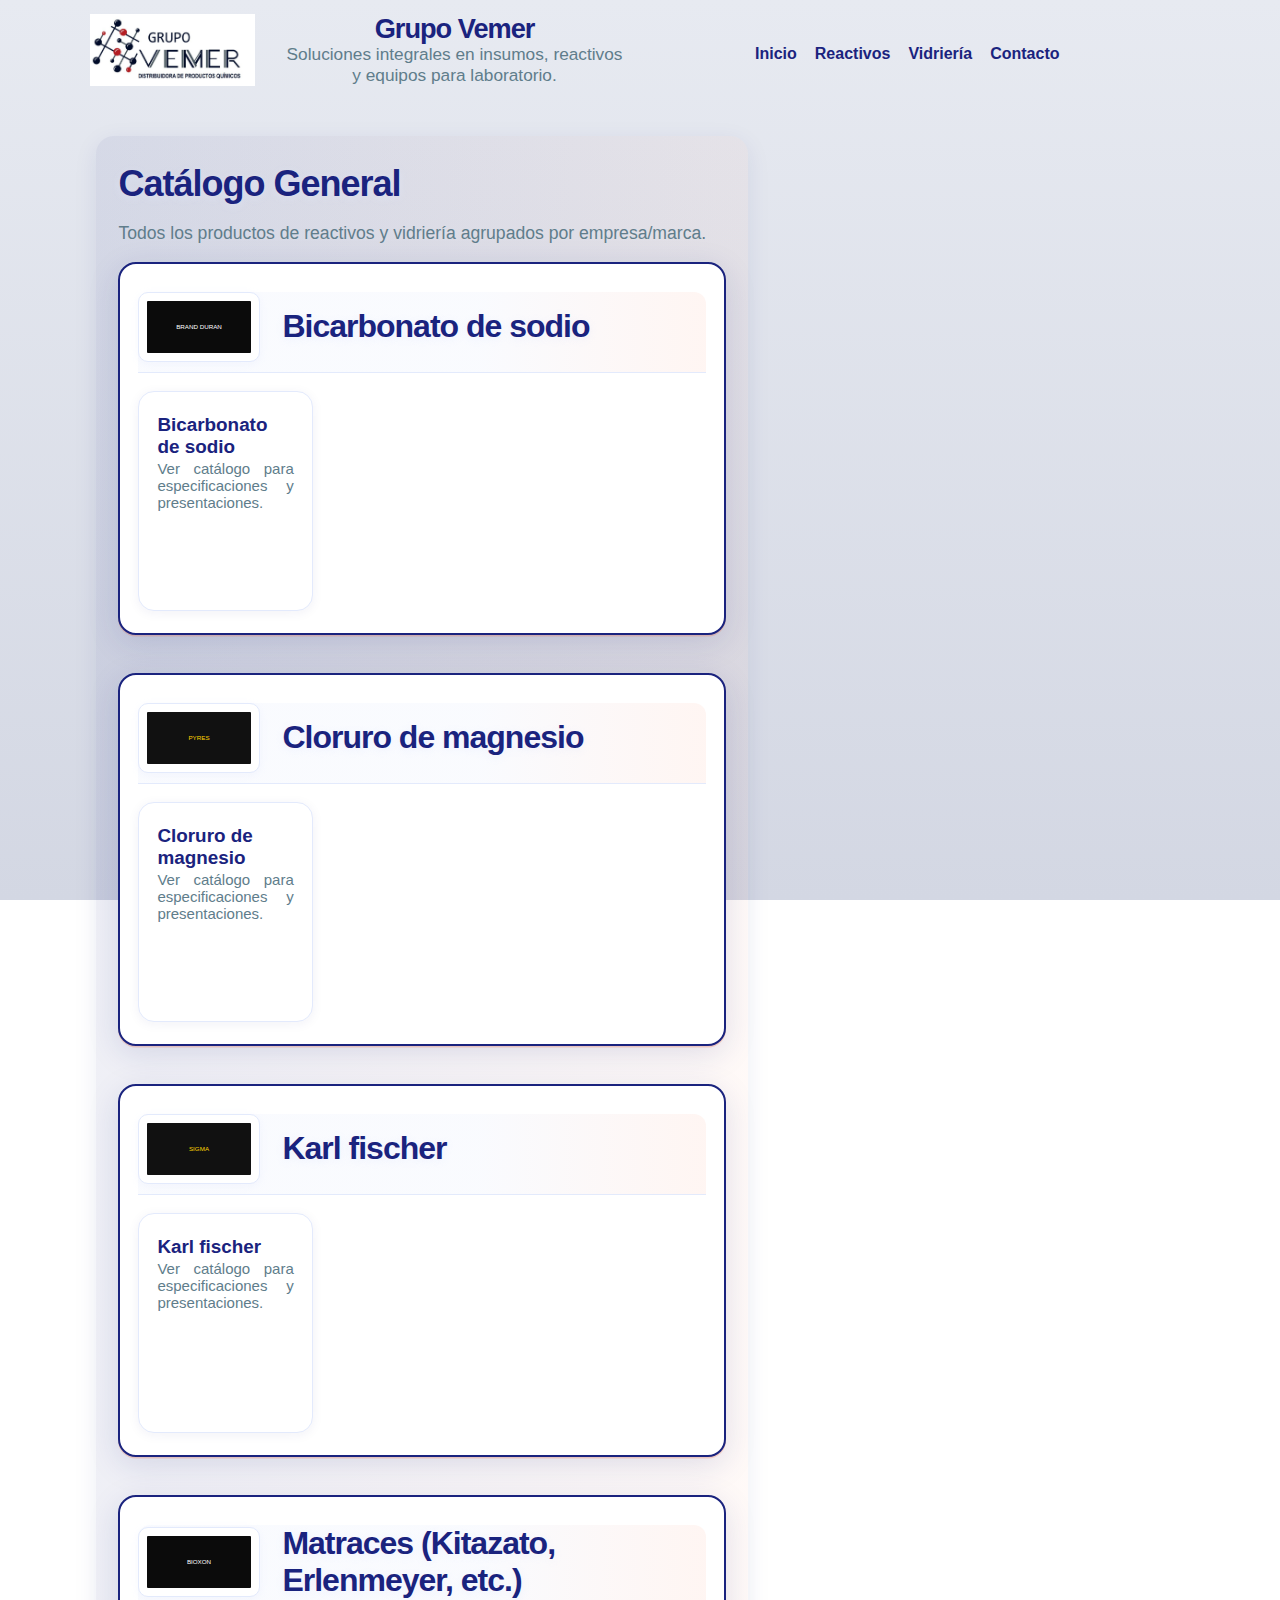
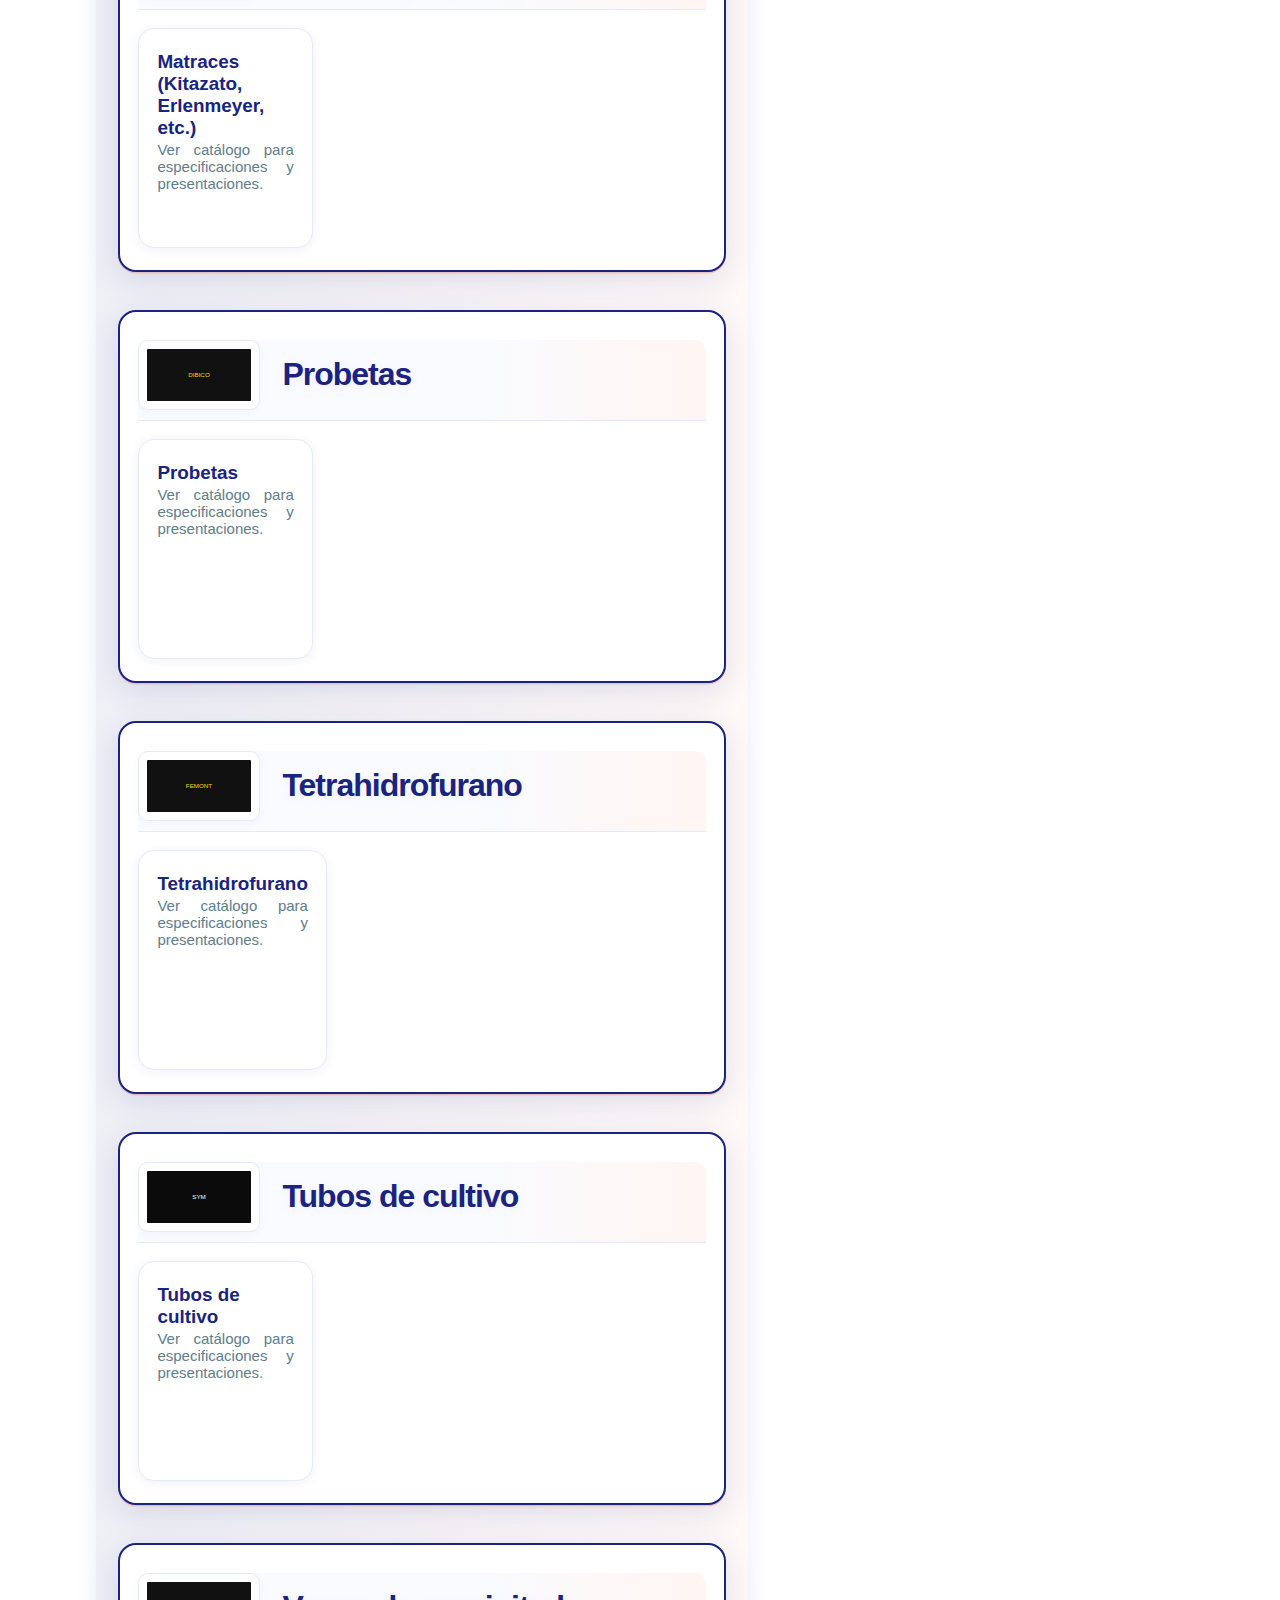
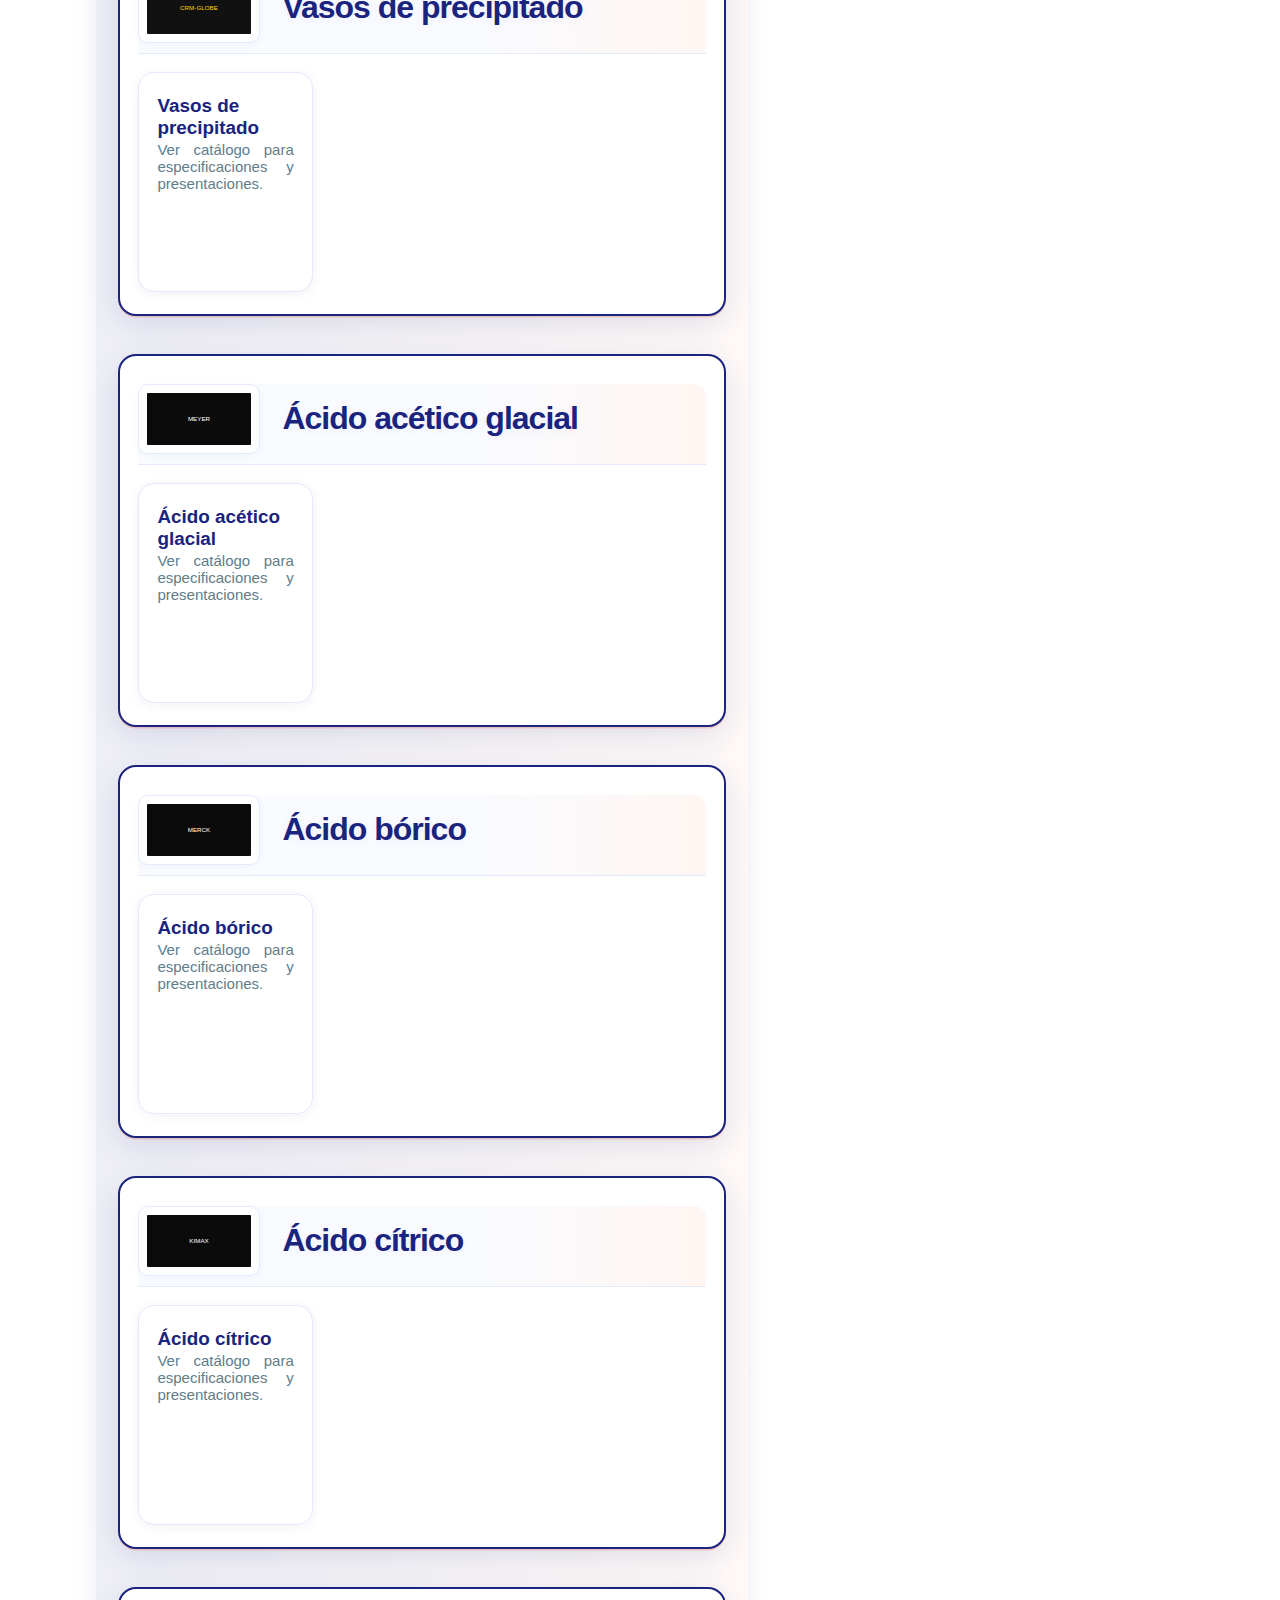
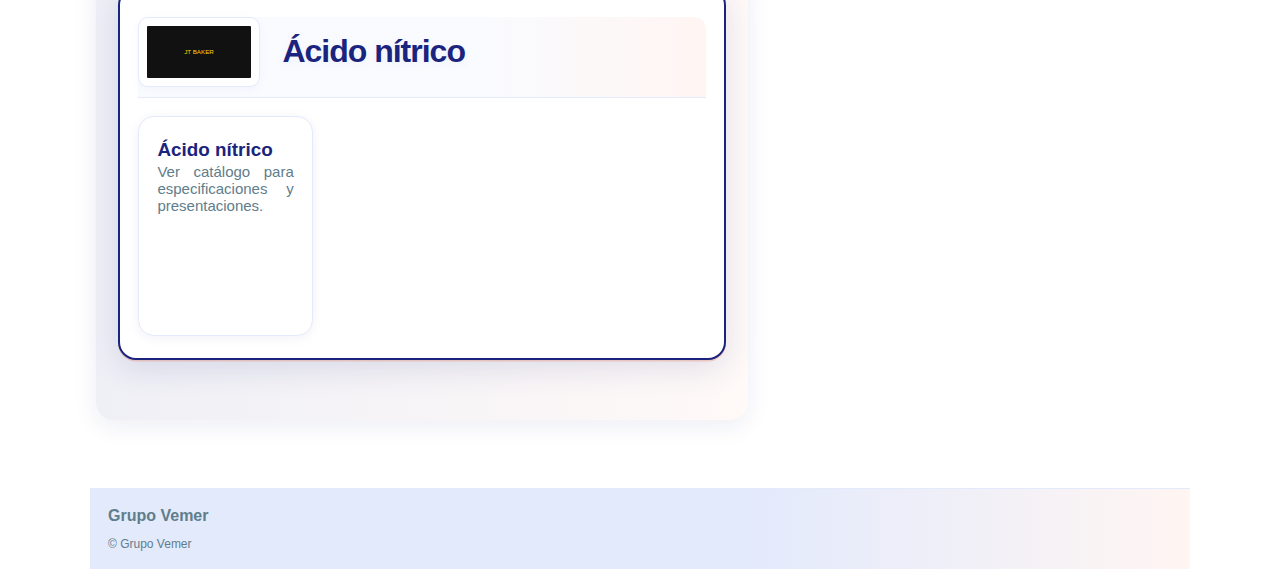
<file: catalogo.html>
<!doctype html>
<html lang='es'>
<head>
  <meta charset='utf-8'>
  <meta name='viewport' content='width=device-width,initial-scale=1'>
  <title>Catálogo General</title>
  <link rel='stylesheet' href='css/styles.css'>
  <style>
    .empresa-block {
      background: #fff;
      border-radius: 18px;
      box-shadow: 0 8px 32px rgba(26,35,126,0.13), 0 1.5px 0 #ff704344;
      border: 2.5px solid var(--primary);
      margin-bottom: 38px;
      padding: 28px 18px 22px 18px;
      transition: box-shadow .18s, border .18s;
      position: relative;
    }
    .empresa-block:hover {
      box-shadow: 0 12px 40px #1a237e22, 0 2px 0 #ff704344;
      border-color: var(--accent);
    }
    .empresa-header {
      display: flex;
      align-items: center;
      gap: 22px;
      margin-bottom: 16px;
      border-bottom: 1.5px solid #e3eafc;
      padding-bottom: 10px;
      background: linear-gradient(90deg,#e3eafc33 60%,#ff704311 100%);
      border-radius: 12px 12px 0 0;
    }
    .empresa-header img {
      height: 70px;
      background: #fff;
      border-radius: 10px;
      padding: 8px;
      border: 1.5px solid #e3eafc;
      box-shadow: 0 2px 8px #e3eafc55;
    }
    .empresa-header h2 {
      color: var(--primary);
      margin: 0;
      font-size: 2rem;
      font-weight: 800;
      letter-spacing: -1px;
      text-shadow: 0 2px 8px #e3eafc77;
    }
  </style>
</head>
<body>
<header class="header container">
  <div class="brand">
    <img src="assets/imgs/logo-vemer.png" alt="Grupo Vemer" style="height:72px;max-width:180px;width:auto;">
    <div style="display:flex;flex-direction:column;align-items:center;justify-content:center;min-width:340px;max-width:600px;margin-left:18px;">
      <div style="font-weight:900;color:var(--primary);font-size:1.7rem;line-height:1.1;letter-spacing:-1px;text-align:center;">Grupo Vemer</div>
      <div style="font-size:1.08rem;color:var(--muted);font-weight:500;text-align:center;max-width:520px;">Soluciones integrales en insumos, reactivos y equipos para laboratorio.</div>
    </div>
  </div>
  <div style="width:100%;display:flex;justify-content:center;margin-top:8px;">
    <nav class="nav">
      <a href="index.html">Inicio</a>
      <a href="categorias/reactivos.html">Reactivos</a>
      <a href="categorias/vidrieria.html">Vidriería</a>
      <a href="contacto.html">Contacto</a>
    </nav>
  </div>
</header>
<main class='container' style='padding-top:8px'>
  <section class="hero" aria-label="Catálogo General">
    <div class="hero-inner">
      <h1>Catálogo General</h1>
      <p>Todos los productos de reactivos y vidriería agrupados por empresa/marca.</p>
      <div id="catalogo-empresas"></div>
    </div>
  </section>
</main>
<footer class="footer container">
  <div style="display:flex;justify-content:space-between;flex-wrap:wrap;gap:12px">
    <div>
      <strong>Grupo Vemer</strong>
    </div>
    <div style="text-align:right;color:var(--muted)"></div>
  </div>
  <div style="margin-top:12px;font-size:12px;color:var(--muted)">© Grupo Vemer</div>
</footer>
<script>
(async function(){
  
  const urls = [
    'categorias/reactivos.html',
    'categorias/vidrieria.html'
  ];
  let productos = [];
  for(const url of urls) {
    try {
      const res = await fetch(url);
      const html = await res.text();
      const temp = document.createElement('div');
      temp.innerHTML = html;
      temp.querySelectorAll('.product').forEach(prod => {
        const img = prod.querySelector('img');
        const marcaLogo = img?.getAttribute('src') || '';
        const marca = img?.alt?.trim() || 'Sin marca';
        const nombre = prod.querySelector('.product-title')?.textContent?.trim() || '';
        const desc = prod.querySelector('.product-desc')?.textContent?.trim() || '';
        productos.push({marca, marcaLogo, nombre, desc});
      });
    } catch(e) {}
  }
  
  const empresas = {};
  productos.forEach(p => {
    if(!empresas[p.marca]) empresas[p.marca] = {logo: p.marcaLogo, productos: []};
    empresas[p.marca].productos.push(p);
  });
  
  const cont = document.getElementById('catalogo-empresas');
  cont.innerHTML = Object.keys(empresas).sort().map(marca => `
    <section class="empresa-block">
      <div class="empresa-header">
        <img src="${empresas[marca].logo}" alt="${marca}">
        <h2>${marca}</h2>
      </div>
      <div class="product-grid">
        ${empresas[marca].productos.map(prod => `
          <article class="product">
            <div>
              <div class="product-title">${prod.nombre}</div>
              <div class="product-desc">${prod.desc}</div>
            </div>
          </article>
        `).join('')}
      </div>
    </section>
  `).join('');
})();
</script>
</body>
</html>
</file>
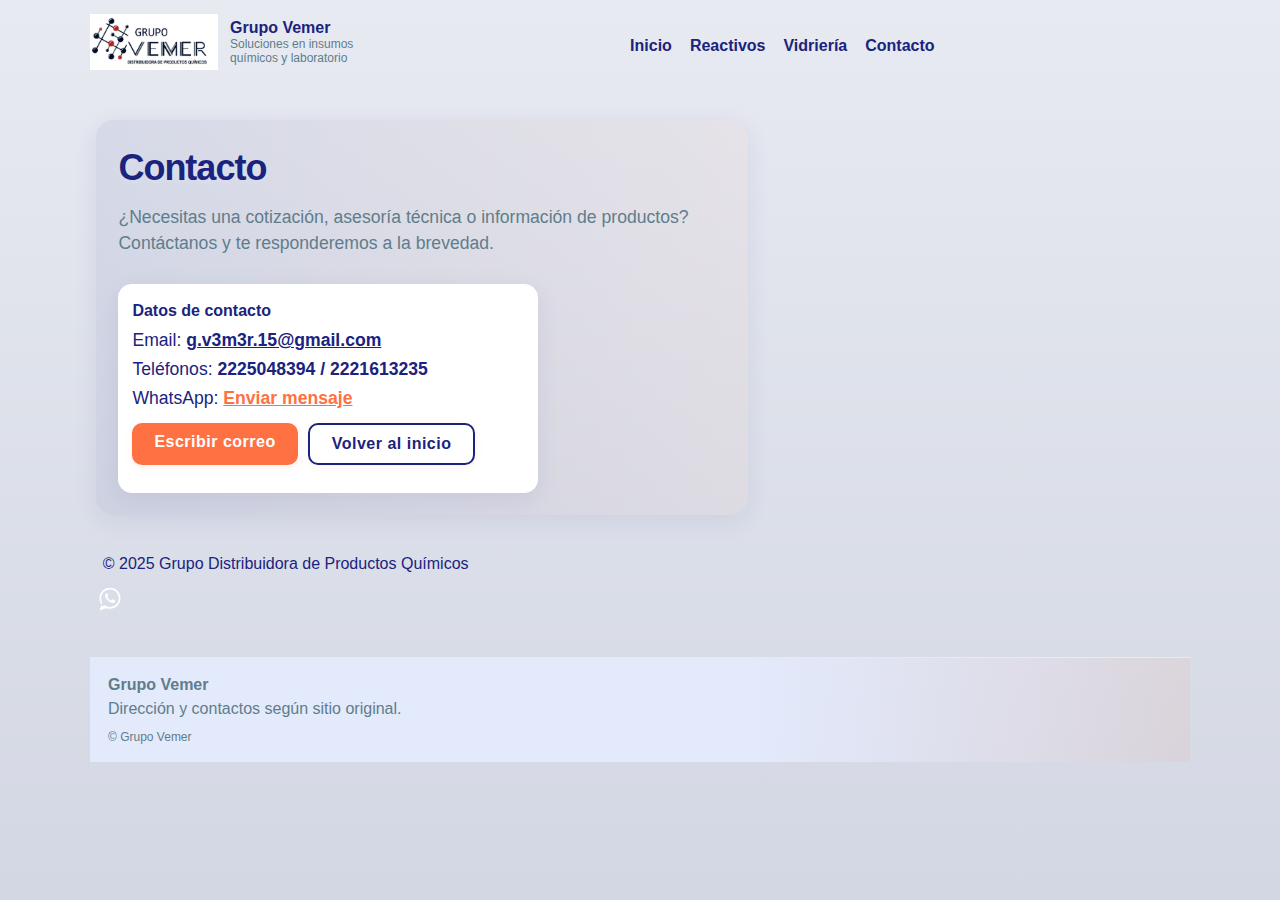
<file: contacto.html>
<!doctype html>
<html lang='es'><head><meta charset='utf-8'><meta name='viewport' content='width=device-width,initial-scale=1'><title>Contacto - Grupo Vemer</title><link rel='stylesheet' href='css/styles.css'></head><body>

<header class="header container">
  <div class="brand">
    <img src="assets/imgs/logo-vemer.png" alt="Grupo Vemer">
    <div>
      <div style="font-weight:700;color:var(--primary)">Grupo Vemer</div>
      <div style="font-size:12px;color:var(--muted)">Soluciones en insumos químicos y laboratorio</div>
    </div>
  </div>
  <div style="width:100%;display:flex;justify-content:center;margin-top:8px;">
    <nav class="nav">
      <a href="index.html">Inicio</a>
      <a href="categorias/reactivos.html">Reactivos</a>
      <a href="categorias/vidrieria.html">Vidriería</a>
      <a href="contacto.html">Contacto</a>
    </nav>
  </div>
</header>

<main class='container' style='padding-top:8px'>

<section class="hero" aria-label="Contacto">
  <div class="hero-inner">
    <h1>Contacto</h1>
    <p>¿Necesitas una cotización, asesoría técnica o información de productos? Contáctanos y te responderemos a la brevedad.</p>
  
    <div class="card" style="margin-top:12px;max-width:420px">
      <strong>Datos de contacto</strong>
      <ul style="margin:10px 0 0 0;padding:0;list-style:none;font-size:1.1rem;">
        <li style="margin-bottom:8px;">Email: <a href="mailto:g.v3m3r.15@gmail.com" style="color:var(--primary);font-weight:600">g.v3m3r.15@gmail.com</a></li>
        <li style="margin-bottom:8px;">Teléfonos: <span style="color:var(--primary);font-weight:600">2225048394 / 2221613235</span></li>
        <li style="margin-bottom:8px;">WhatsApp: <a href="https://wa.me/522225048394" target="_blank" style="color:var(--accent);font-weight:600">Enviar mensaje</a></li>
      </ul>
      <div class="cta-group" style="margin-top:14px;">
        <a class="cta" href="mailto:g.v3m3r.15@gmail.com">Escribir correo</a>
        <a class="cta cta-outline" href="index.html">Volver al inicio</a>
      </div>
    </div>
  </div>
</section>
<footer class="site-footer">
  <div class="container">
    <p>© 2025 Grupo Distribuidora de Productos Químicos</p>
  </div>
</footer>
<a class="whatsapp-float" href="https://wa.me/522225048394" target="_blank" aria-label="WhatsApp">
  <svg viewBox="0 0 32 32" width="28" height="28" fill="#fff" aria-hidden="true"><path d="M0 0h32v32H0z" fill="none"/><path d="M16 3C9.373 3 4 8.373 4 15c0 2.65.87 5.1 2.36 7.1L4 29l7.18-2.32A12.93 12.93 0 0 0 16 27c6.627 0 12-5.373 12-12S22.627 3 16 3zm0 22c-1.98 0-3.89-.52-5.54-1.5l-.39-.23-4.29 1.39 1.4-4.18-.25-.4A9.98 9.98 0 0 1 6 15c0-5.52 4.48-10 10-10s10 4.48 10 10-4.48 10-10 10zm5.07-7.75c-.28-.14-1.65-.81-1.9-.9-.25-.09-.43-.14-.61.14-.18.28-.7.9-.86 1.08-.16.18-.32.2-.6.07-.28-.14-1.18-.44-2.25-1.4-.83-.74-1.39-1.65-1.56-1.93-.16-.28-.02-.43.12-.57.13-.13.28-.34.42-.51.14-.17.18-.29.28-.48.09-.19.05-.36-.02-.5-.07-.14-.61-1.47-.84-2.01-.22-.53-.45-.46-.61-.47-.16-.01-.35-.01-.54-.01-.19 0-.5.07-.76.34-.26.26-1 1-.99 2.43.01 1.43 1.03 2.81 1.18 3.01.15.2 2.03 3.1 4.93 4.22.69.3 1.23.48 1.65.61.69.22 1.32.19 1.82.12.56-.08 1.65-.67 1.88-1.32.23-.65.23-1.2.16-1.32-.07-.12-.25-.19-.53-.33z"/></svg>
</a>
<script src="js/main.js" defer></script>

</main>

<footer class="footer container">
  <div style="display:flex;justify-content:space-between;flex-wrap:wrap;gap:12px">
    <div>
      <strong>Grupo Vemer</strong>
      <div style="margin-top:6px;color:var(--muted)">Dirección y contactos según sitio original.</div>
    </div>
    <div style="text-align:right;color:var(--muted)"></div>
  </div>
  <div style="margin-top:12px;font-size:12px;color:var(--muted)">© Grupo Vemer</div>
</footer>

<script src='js/main.js'></script>
</body></html>
</file>
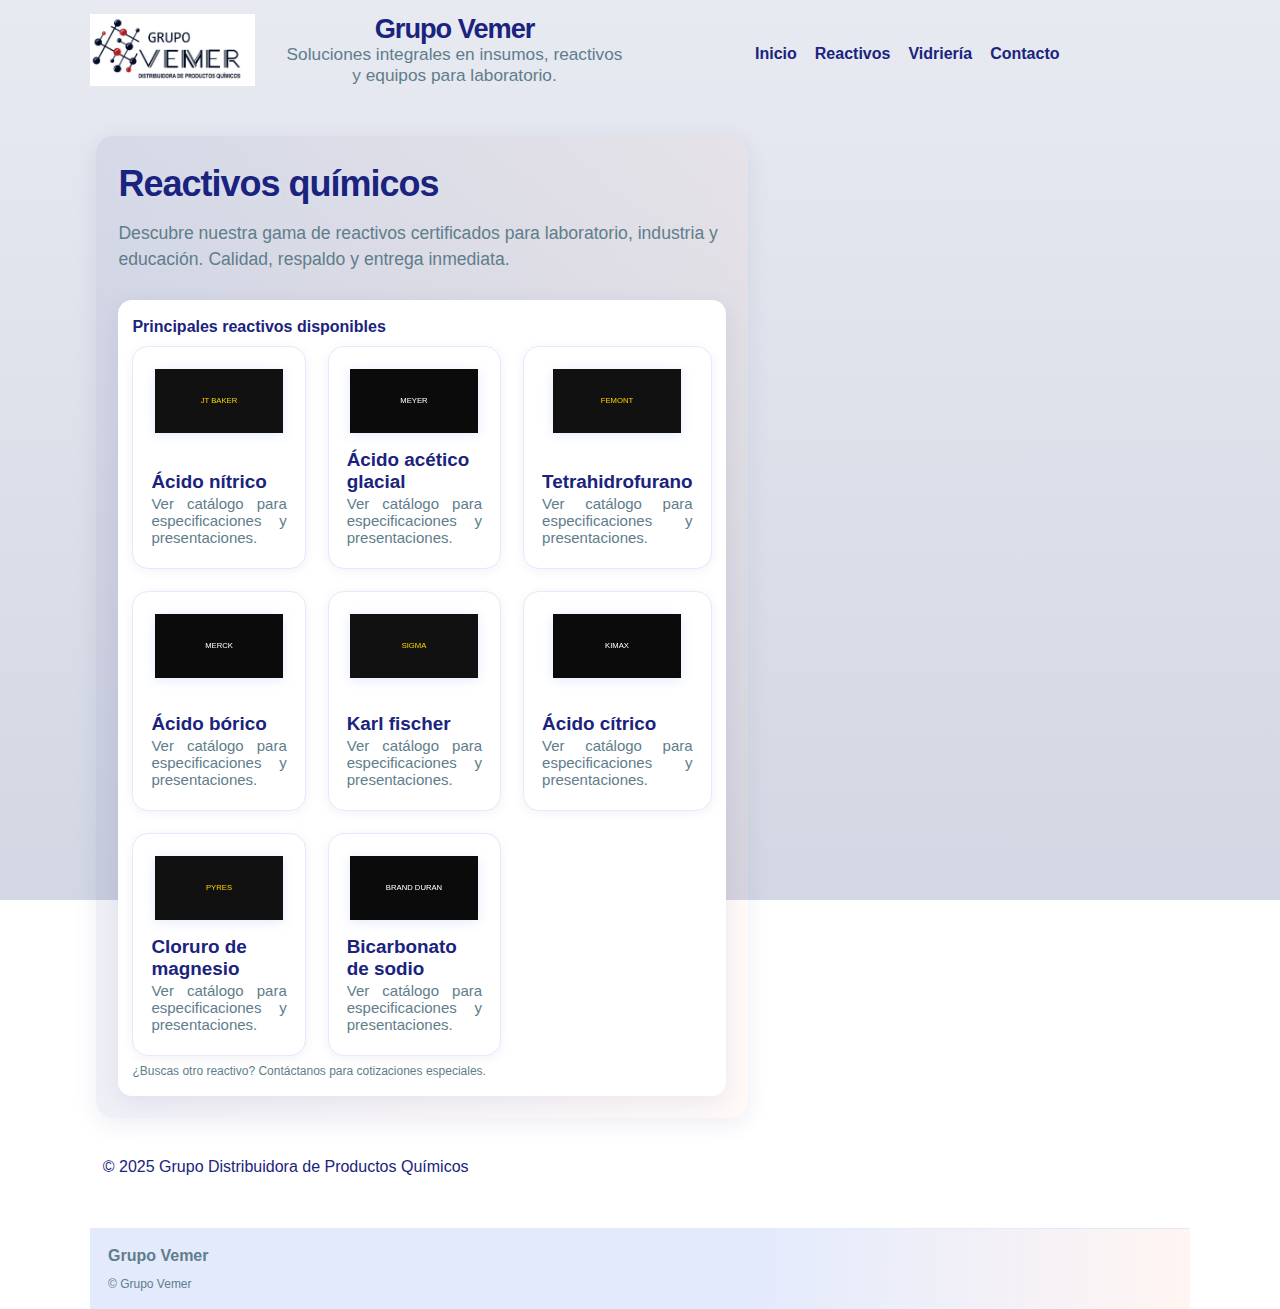
<file: categorias/reactivos.html>
<!doctype html>
<html lang='es'>
<head><meta charset='utf-8'><meta name='viewport' content='width=device-width,initial-scale=1'><title>reactivos.html</title><link rel='stylesheet' href='../css/styles.css'></head>
<body>

<header class="header container">
  <div class="brand">
    <img src="../assets/imgs/logo-vemer.png" alt="Grupo Vemer" style="height:72px;max-width:180px;width:auto;">
    <div style="display:flex;flex-direction:column;align-items:center;justify-content:center;min-width:340px;max-width:600px;margin-left:18px;">
      <div style="font-weight:900;color:var(--primary);font-size:1.7rem;line-height:1.1;letter-spacing:-1px;text-align:center;">Grupo Vemer</div>
      <div style="font-size:1.08rem;color:var(--muted);font-weight:500;text-align:center;max-width:520px;">Soluciones integrales en insumos, reactivos y equipos para laboratorio.</div>
    </div>
  </div>
  <div style="width:100%;display:flex;justify-content:center;margin-top:8px;">
    <nav class="nav">
      <a href="../index.html">Inicio</a>
      <a href="reactivos.html">Reactivos</a>
      <a href="vidrieria.html">Vidriería</a>
      <a href="../contacto.html">Contacto</a>
    </nav>
  </div>
</header>

<main class='container' style='padding-top:8px'>

<section class="hero" aria-label="Reactivos">
  <div class="hero-inner">
    <h1>Reactivos químicos</h1>
    <p>Descubre nuestra gama de reactivos certificados para laboratorio, industria y educación. Calidad, respaldo y entrega inmediata.</p>
  <!-- Buscador eliminado -->
    <div class="card" style="margin-top:12px">
      <strong>Principales reactivos disponibles</strong>
      <div class="product-grid" style="margin-top:10px">
        <article class="product">
          <img src="../assets/imgs/marca1.svg" alt="Ácido nítrico">
          <div>
            <div class="product-title">Ácido nítrico</div>
            <div class="product-desc">Ver catálogo para especificaciones y presentaciones.</div>
          </div>
        </article>
        <article class="product">
          <img src="../assets/imgs/marca2.svg" alt="Ácido acético glacial">
          <div>
            <div class="product-title">Ácido acético glacial</div>
            <div class="product-desc">Ver catálogo para especificaciones y presentaciones.</div>
          </div>
        </article>
        <article class="product">
          <img src="../assets/imgs/marca3.svg" alt="Tetrahidrofurano">
          <div>
            <div class="product-title">Tetrahidrofurano</div>
            <div class="product-desc">Ver catálogo para especificaciones y presentaciones.</div>
          </div>
        </article>
        <article class="product">
          <img src="../assets/imgs/marca4.svg" alt="Ácido bórico">
          <div>
            <div class="product-title">Ácido bórico</div>
            <div class="product-desc">Ver catálogo para especificaciones y presentaciones.</div>
          </div>
        </article>
        <article class="product">
          <img src="../assets/imgs/marca5.svg" alt="Karl fischer">
          <div>
            <div class="product-title">Karl fischer</div>
            <div class="product-desc">Ver catálogo para especificaciones y presentaciones.</div>
          </div>
        </article>
        <article class="product">
          <img src="../assets/imgs/marca6.svg" alt="Ácido cítrico">
          <div>
            <div class="product-title">Ácido cítrico</div>
            <div class="product-desc">Ver catálogo para especificaciones y presentaciones.</div>
          </div>
        </article>
        <article class="product">
          <img src="../assets/imgs/marca7.svg" alt="Cloruro de magnesio">
          <div>
            <div class="product-title">Cloruro de magnesio</div>
            <div class="product-desc">Ver catálogo para especificaciones y presentaciones.</div>
          </div>
        </article>
        <article class="product">
          <img src="../assets/imgs/marca8.svg" alt="Bicarbonato de sodio">
          <div>
            <div class="product-title">Bicarbonato de sodio</div>
            <div class="product-desc">Ver catálogo para especificaciones y presentaciones.</div>
          </div>
        </article>
      </div>
      <div style="font-size:12px;color:var(--muted);margin-top:8px">¿Buscas otro reactivo? Contáctanos para cotizaciones especiales.</div>
    </div>
  </div>
</section>
<footer class="site-footer">
  <div class="container">
    <p>© 2025 Grupo Distribuidora de Productos Químicos</p>
  </div>
</footer>
<script src="../js/main.js" defer></script>

</main>

<footer class="footer container">
  <div style="display:flex;justify-content:space-between;flex-wrap:wrap;gap:12px">
    <div>
      <strong>Grupo Vemer</strong>    
    </div>
    <div style="text-align:right;color:var(--muted)"></div>
  </div>
  <div style="margin-top:12px;font-size:12px;color:var(--muted)">© Grupo Vemer</div>
</footer>

<script src='../js/main.js'></script>
</body>
</html>
</file>
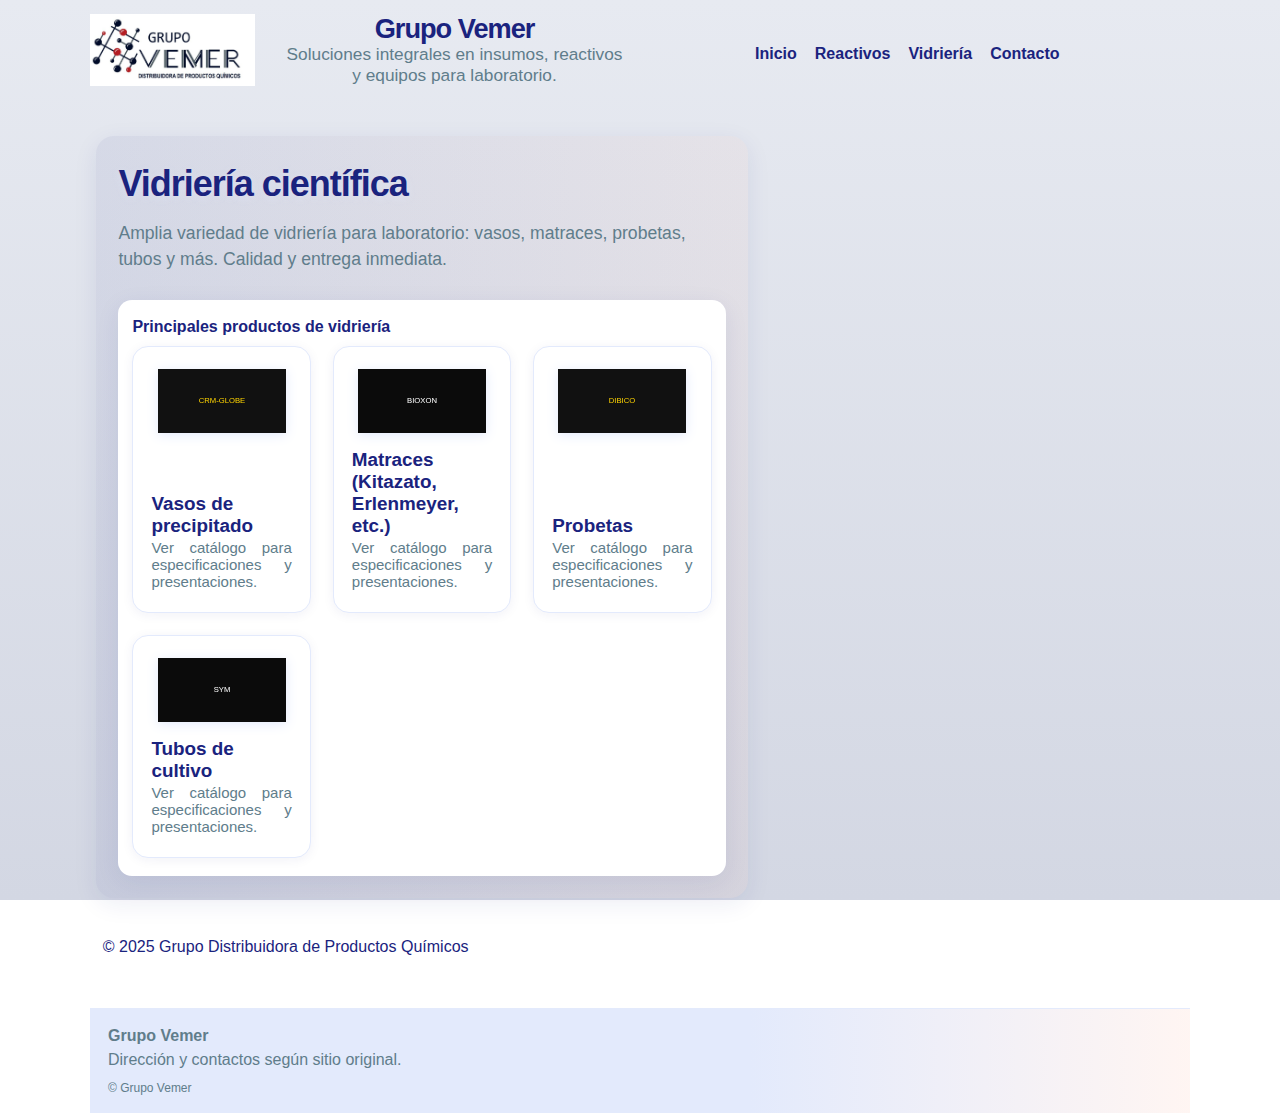
<file: categorias/vidrieria.html>
<!doctype html>
<html lang='es'>
<head><meta charset='utf-8'><meta name='viewport' content='width=device-width,initial-scale=1'><title>vidrieria.html</title><link rel='stylesheet' href='../css/styles.css'></head>
<body>

<header class="header container">
  <div class="brand">
    <img src="../assets/imgs/logo-vemer.png" alt="Grupo Vemer" style="height:72px;max-width:180px;width:auto;">
    <div style="display:flex;flex-direction:column;align-items:center;justify-content:center;min-width:340px;max-width:600px;margin-left:18px;">
      <div style="font-weight:900;color:var(--primary);font-size:1.7rem;line-height:1.1;letter-spacing:-1px;text-align:center;">Grupo Vemer</div>
      <div style="font-size:1.08rem;color:var(--muted);font-weight:500;text-align:center;max-width:520px;">Soluciones integrales en insumos, reactivos y equipos para laboratorio.</div>
    </div>
  </div>
  <div style="width:100%;display:flex;justify-content:center;margin-top:8px;">
    <nav class="nav">
      <a href="../index.html">Inicio</a>
      <a href="reactivos.html">Reactivos</a>
      <a href="vidrieria.html">Vidriería</a>
      <a href="../contacto.html">Contacto</a>
    </nav>
  </div>
</header>

<main class='container' style='padding-top:8px'>

<section class="hero" aria-label="Vidriería">
  <div class="hero-inner">
    <h1>Vidriería científica</h1>
    <p>Amplia variedad de vidriería para laboratorio: vasos, matraces, probetas, tubos y más. Calidad y entrega inmediata.</p>
    <div class="card" style="margin-top:12px">
      <strong>Principales productos de vidriería</strong>
      <div class="product-grid" style="margin-top:10px">
        <article class="product">
          <img src="../assets/imgs/marca9.svg" alt="Vasos de precipitado">
          <div>
            <div class="product-title">Vasos de precipitado</div>
            <div class="product-desc">Ver catálogo para especificaciones y presentaciones.</div>
          </div>
        </article>
        <article class="product">
          <img src="../assets/imgs/marca10.svg" alt="Matraces (Kitazato, Erlenmeyer, etc.)">
          <div>
            <div class="product-title">Matraces (Kitazato, Erlenmeyer, etc.)</div>
            <div class="product-desc">Ver catálogo para especificaciones y presentaciones.</div>
          </div>
        </article>
        <article class="product">
          <img src="../assets/imgs/marca11.svg" alt="Probetas">
          <div>
            <div class="product-title">Probetas</div>
            <div class="product-desc">Ver catálogo para especificaciones y presentaciones.</div>
          </div>
        </article>
        <article class="product">
          <img src="../assets/imgs/marca12.svg" alt="Tubos de cultivo">
          <div>
            <div class="product-title">Tubos de cultivo</div>
            <div class="product-desc">Ver catálogo para especificaciones y presentaciones.</div>
          </div>
        </article>
      </div>
    </div>
  </div>
</section>
<footer class="site-footer">
  <div class="container">
    <p>© 2025 Grupo Distribuidora de Productos Químicos</p>
  </div>
</footer>
<script src="../js/main.js" defer></script>

</main>

<footer class="footer container">
  <div style="display:flex;justify-content:space-between;flex-wrap:wrap;gap:12px">
    <div>
      <strong>Grupo Vemer</strong>
      <div style="margin-top:6px;color:var(--muted)">Dirección y contactos según sitio original.</div>
    </div>
    <div style="text-align:right;color:var(--muted)"></div>
  </div>
  <div style="margin-top:12px;font-size:12px;color:var(--muted)">© Grupo Vemer</div>
</footer>

<script src='../js/main.js'></script>
</body>
</html>
</file>
<file: css/styles.css>
:root{
  --primary:#1a237e;
  --accent:#ff7043;
  --muted:#607d8b;
  --bg:#e7eaf1;
  --card:#ffffff;
  --maxw:1100px;
  --radius:14px;
  --shadow:0 6px 24px rgba(26,35,126,0.08);
  --sans: 'Montserrat', 'Helvetica Neue', Arial, sans-serif;
  --transition: all 0.18s cubic-bezier(.4,0,.2,1);
}
*{box-sizing:border-box;margin:0;padding:0}
html,body{
  height:100%;
  font-family:var(--sans);
  background:linear-gradient(180deg,#e7eaf1 0%,#d3d7e3 100%);
  color:#1a237e;
  -webkit-font-smoothing:antialiased;
  scroll-behavior:smooth;
  background-repeat:no-repeat;
  background-attachment:fixed;
  background-position:50% 50%;
  transition:background-position 0.25s cubic-bezier(.4,0,.2,1);
}
.container{
  max-width:1100px;
  margin-left:auto;
  margin-right:auto;
  padding-left:0.5vw;
  padding-right:0.5vw;
  padding-top:12px;
  padding-bottom:12px;
}
:root{
  --primary:#1a237e;
  --accent:#ff7043;  
  --muted:#607d8b;  
  --bg:#e7eaf1;     
  --card:#ffffff;    
  --maxw:1100px;
  --radius:14px;
  --shadow:0 6px 24px rgba(26,35,126,0.08);
  --sans: 'Montserrat', 'Helvetica Neue', Arial, sans-serif;
  --transition: all 0.18s cubic-bezier(.4,0,.2,1);
}
*{box-sizing:border-box;margin:0;padding:0}
html,body{
  height:100%;
  font-family:var(--sans);
  background:linear-gradient(180deg,#e7eaf1 0%,#d3d7e3 100%);
  color:#1a237e;
  -webkit-font-smoothing:antialiased;
  scroll-behavior:smooth;
  background-repeat:no-repeat;
  background-attachment:fixed;
  background-position:50% 50%;
  transition:background-position 0.25s cubic-bezier(.4,0,.2,1);
}
.container{
  max-width:1100px;
  margin-left:auto;
  margin-right:auto;
  padding-left:0.5vw;
  padding-right:0.5vw;
  padding-top:12px;
  padding-bottom:12px;
}

.header{display:flex;align-items:center;justify-content:space-between;padding:14px 0}
.brand{display:flex;align-items:center;gap:12px}
.brand img{height:56px;width:auto;transition:transform .2s;}
.brand img:hover{transform:scale(1.07);}
.nav{display:flex;gap:18px;align-items:center}
.nav a{color:var(--primary);text-decoration:none;font-weight:600;position:relative;padding:2px 0;transition:color .18s;}
.nav a:after{content:'';display:block;width:0;height:2px;background:var(--accent);transition:width .2s;position:absolute;bottom:-2px;left:0;}
.nav a:hover,.nav a:focus{color:var(--accent);}
.nav a:hover:after,.nav a:focus:after{width:100%;}

.hero{display:grid;grid-template-columns:1fr;gap:16px;align-items:center;padding:28px 0}
.hero-inner{
  background:linear-gradient(90deg, rgba(26,35,126,0.07), rgba(255,112,67,0.04));
  border-radius:18px;
  padding:28px 22px 22px 22px;
  display:flex;flex-direction:column;gap:16px;
  box-shadow:var(--shadow);
}
.hero h1{font-size:2.1rem;color:var(--primary);font-weight:800;letter-spacing:-1px;line-height:1.1;text-shadow:0 2px 8px #e3eafc77;}
.hero p{color:var(--muted);line-height:1.5;font-size:1.1rem;}
.cta-group{display:flex;gap:10px;margin:10px 0;flex-wrap:wrap;}
.cta{display:inline-block;background:var(--accent);color:white;padding:10px 22px;border-radius:10px;text-decoration:none;font-weight:700;box-shadow:0 2px 8px rgba(255,112,67,0.10);transition:var(--transition);border:none;cursor:pointer;letter-spacing:0.5px;}
.cta:hover,.cta:focus{background:var(--primary);color:#fff;transform:translateY(-2px) scale(1.04);box-shadow:0 4px 16px rgba(26,35,126,0.13);}
.cta-outline{background:transparent;color:var(--primary);border:2px solid var(--primary);}
.cta-outline:hover,.cta-outline:focus{background:var(--primary);color:#fff;}

.card{background:var(--card);padding:18px 14px;border-radius:14px;box-shadow:var(--shadow);transition:box-shadow .18s;}
.card:hover{box-shadow:0 10px 32px rgba(26,35,126,0.13);}

.product-grid{
  display:grid;
  grid-template-columns:repeat(auto-fit,minmax(320px,1fr));
  gap:22px;
  margin-top:18px;
}
.product{
  background:var(--card);
  padding:22px 18px;
  border-radius:16px;
  border:1.5px solid #e3eafc;
  display:flex;
  flex-direction:column;
  align-items:flex-start;
  gap:16px;
  min-height:220px;
  box-shadow:0 2px 12px rgba(26,35,126,0.06);
  transition:box-shadow .18s,transform .18s;
  justify-content:space-between;
}
.product:hover{
  box-shadow:0 8px 24px rgba(255,112,67,0.13);
  transform:translateY(-2px) scale(1.03);
}
.product img{
  height:64px;
  width:auto;
  object-fit:contain;
  filter:drop-shadow(0 2px 6px #e3eafc);
  align-self:center;
}
.product-title{
  font-weight:700;
  color:var(--primary);
  font-size:1.18rem;
  margin-bottom:2px;
}
.product-desc{
  font-size:15px;
  color:var(--muted);
  margin-top:2px;
  text-align:justify;
}

.footer{border-top:1px solid #e3eafc;padding:18px;margin-top:28px;color:var(--muted);background:linear-gradient(90deg,#e3eafc 60%,#ff704311 100%);}

.search{display:flex;gap:8px;align-items:center;margin-top:10px;}
.search input{flex:1;padding:12px 14px;border-radius:10px;border:1px solid #e3eafc;font-size:1rem;transition:box-shadow .18s,border .18s;}
.search input:focus{outline:none;border:1.5px solid var(--accent);box-shadow:0 2px 8px #ff704322;}


.brand-logos{
  display:flex;
  gap:18px;
  flex-wrap:wrap;
  align-items:center;
  justify-content:center;
  width:100%;
}
.brand-logos img{
  height:92px;
  opacity:0.98;
  border-radius:10px;
  background:white;
  padding:10px;
  border:1.5px solid #e3eafc;
  transition:box-shadow .18s,transform .18s;
  box-shadow:0 4px 18px #e3eafc55;
}
.brand-logos img:hover{box-shadow:0 4px 16px #ff704344;transform:scale(1.07);}

a:focus-visible{outline:2px solid var(--accent);outline-offset:2px;}
img{max-width:100%;height:auto;}

@media(min-width:900px){
  .hero{grid-template-columns:1fr 420px}
  .product-grid{grid-template-columns:repeat(3,1fr)}
  .grid{grid-template-columns:repeat(3,1fr)}
  .hero h1{font-size:2.5rem}
}


@media(max-width:600px){
  .container{padding-left:0.5vw;padding-right:0.5vw;}
  .header{flex-direction:column;align-items:flex-start;gap:8px;}
  .brand{flex-direction:row;align-items:center;gap:8px;}
  .brand img{height:40px;}
  .nav{flex-wrap:wrap;gap:10px 16px;justify-content:flex-start;width:100%;font-size:1rem;}
  .nav a{padding:2px 0;}
  .hero-inner{padding:14px 2px;}
  .card{padding:10px 2px;max-width:98vw;}
  .product-grid{grid-template-columns:1fr;}
  .product, .card {
    max-width:98vw !important;
    min-width:0;
    width:98vw !important;
    box-sizing:border-box;
  }
  .product-desc, .product-title {
    text-align:left !important;
    word-break:break-word;
    overflow-wrap:break-word;
    white-space:normal !important;
    hyphens:auto;
    max-width:100%;
    box-sizing:border-box;
  }
}

@media(min-width:900px){
  .hero{grid-template-columns:1fr 420px}
  .product-grid{grid-template-columns:repeat(3,1fr)}
  .grid{grid-template-columns:repeat(3,1fr)}
  .hero h1{font-size:36px}
}
</file>
<file: Compleja/assets/css/main.css>
/* ==========================================================================
   MAIN CSS - Tienda de Limpieza del Chamaco Perro
   ========================================================================== */

/* CSS Variables */
:root {
    /* Colors */
    --primary-color: #e74c3c;
    --primary-dark: #c0392b;
    --secondary-color: #3498db;
    --secondary-dark: #2980b9;
    --accent-color: #f39c12;
    --success-color: #27ae60;
    --warning-color: #f39c12;
    --danger-color: #e74c3c;
    
    /* Neutral Colors */
    --white: #ffffff;
    --black: #000000;
    --gray-50: #f8f9fa;
    --gray-100: #f1f3f4;
    --gray-200: #e9ecef;
    --gray-300: #dee2e6;
    --gray-400: #ced4da;
    --gray-500: #adb5bd;
    --gray-600: #6c757d;
    --gray-700: #495057;
    --gray-800: #343a40;
    --gray-900: #212529;
    
    /* Gradients */
    --gradient-primary: linear-gradient(135deg, #667eea 0%, #764ba2 100%);
    --gradient-secondary: linear-gradient(135deg, #667eea 0%, #3498db 100%);
    --gradient-accent: linear-gradient(135deg, #f093fb 0%, #f5576c 100%);
    --gradient-dark: linear-gradient(135deg, #2c3e50 0%, #34495e 100%);
    
    /* Typography */
    --font-family-primary: 'Poppins', -apple-system, BlinkMacSystemFont, 'Segoe UI', Roboto, sans-serif;
    --font-size-xs: 0.75rem;
    --font-size-sm: 0.875rem;
    --font-size-base: 1rem;
    --font-size-lg: 1.125rem;
    --font-size-xl: 1.25rem;
    --font-size-2xl: 1.5rem;
    --font-size-3xl: 1.875rem;
    --font-size-4xl: 2.25rem;
    --font-size-5xl: 3rem;
    --font-size-6xl: 4rem;
    
    /* Spacing */
    --spacing-xs: 0.25rem;
    --spacing-sm: 0.5rem;
    --spacing-md: 1rem;
    --spacing-lg: 1.5rem;
    --spacing-xl: 2rem;
    --spacing-2xl: 3rem;
    --spacing-3xl: 4rem;
    --spacing-4xl: 6rem;
    
    /* Border Radius */
    --radius-sm: 0.25rem;
    --radius-md: 0.5rem;
    --radius-lg: 1rem;
    --radius-xl: 1.5rem;
    --radius-2xl: 2rem;
    --radius-full: 9999px;
    
    /* Shadows */
    --shadow-sm: 0 1px 2px 0 rgba(0, 0, 0, 0.05);
    --shadow-md: 0 4px 6px -1px rgba(0, 0, 0, 0.1), 0 2px 4px -1px rgba(0, 0, 0, 0.06);
    --shadow-lg: 0 10px 15px -3px rgba(0, 0, 0, 0.1), 0 4px 6px -2px rgba(0, 0, 0, 0.05);
    --shadow-xl: 0 20px 25px -5px rgba(0, 0, 0, 0.1), 0 10px 10px -5px rgba(0, 0, 0, 0.04);
    --shadow-2xl: 0 25px 50px -12px rgba(0, 0, 0, 0.25);
    
    /* Transitions */
    --transition-fast: 0.2s ease;
    --transition-normal: 0.3s ease;
    --transition-slow: 0.5s ease;
    
    /* Z-Index */
    --z-dropdown: 1000;
    --z-sticky: 1020;
    --z-fixed: 1030;
    --z-modal-backdrop: 1040;
    --z-modal: 1050;
    --z-popover: 1060;
    --z-tooltip: 1070;
}

/* ==========================================================================
   BASE STYLES
   ========================================================================== */

* {
    margin: 0;
    padding: 0;
    box-sizing: border-box;
}

*::before,
*::after {
    box-sizing: border-box;
}

html {
    scroll-behavior: smooth;
    scroll-padding-top: 80px;
}

body {
    font-family: var(--font-family-primary);
    font-size: var(--font-size-base);
    line-height: 1.6;
    color: var(--gray-800);
    background: var(--gradient-primary);
    min-height: 100vh;
    overflow-x: hidden;
}

/* ==========================================================================
   TYPOGRAPHY
   ========================================================================== */

h1, h2, h3, h4, h5, h6 {
    font-weight: 600;
    line-height: 1.3;
    margin-bottom: var(--spacing-md);
}

h1 { font-size: var(--font-size-5xl); }
h2 { font-size: var(--font-size-4xl); }
h3 { font-size: var(--font-size-3xl); }
h4 { font-size: var(--font-size-2xl); }
h5 { font-size: var(--font-size-xl); }
h6 { font-size: var(--font-size-lg); }

p {
    margin-bottom: var(--spacing-md);
}

a {
    color: var(--primary-color);
    text-decoration: none;
    transition: var(--transition-fast);
}

a:hover {
    color: var(--primary-dark);
}

.text-gradient {
    background: var(--gradient-accent);
    -webkit-background-clip: text;
    -webkit-text-fill-color: transparent;
    background-clip: text;
}

.highlight {
    color: var(--accent-color);
}

/* ==========================================================================
   LAYOUT
   ========================================================================== */

.container {
    max-width: 1200px;
    margin: 0 auto;
    padding: 0 var(--spacing-lg);
}

.section {
    padding: var(--spacing-4xl) 0;
}

.section-header {
    text-align: center;
    margin-bottom: var(--spacing-3xl);
}

.section-title {
    font-size: var(--font-size-4xl);
    font-weight: 700;
    color: var(--white);
    margin-bottom: var(--spacing-md);
    text-shadow: 2px 2px 4px rgba(0, 0, 0, 0.3);
}

.section-subtitle {
    font-size: var(--font-size-lg);
    color: rgba(255, 255, 255, 0.9);
    max-width: 600px;
    margin: 0 auto;
}

/* ==========================================================================
   BUTTONS
   ========================================================================== */

.btn {
    display: inline-flex;
    align-items: center;
    gap: var(--spacing-sm);
    padding: var(--spacing-md) var(--spacing-xl);
    font-size: var(--font-size-base);
    font-weight: 500;
    text-decoration: none;
    border: 2px solid transparent;
    border-radius: var(--radius-full);
    cursor: pointer;
    transition: var(--transition-normal);
    position: relative;
    overflow: hidden;
}

.btn::before {
    content: '';
    position: absolute;
    top: 0;
    left: -100%;
    width: 100%;
    height: 100%;
    background: linear-gradient(90deg, transparent, rgba(255, 255, 255, 0.2), transparent);
    transition: var(--transition-slow);
}

.btn:hover::before {
    left: 100%;
}

.btn-primary {
    background: var(--primary-color);
    color: var(--white);
    box-shadow: var(--shadow-lg);
}

.btn-primary:hover {
    background: var(--primary-dark);
    transform: translateY(-2px);
    box-shadow: var(--shadow-xl);
    color: var(--white);
}

.btn-outline {
    background: transparent;
    color: var(--white);
    border-color: var(--white);
}

.btn-outline:hover {
    background: var(--white);
    color: var(--primary-color);
    transform: translateY(-2px);
}

.btn-secondary {
    background: var(--secondary-color);
    color: var(--white);
}

.btn-secondary:hover {
    background: var(--secondary-dark);
    color: var(--white);
}

/* ==========================================================================
   HEADER
   ========================================================================== */

.header {
    position: fixed;
    top: 0;
    left: 0;
    width: 100%;
    background: rgba(255, 255, 255, 0.95);
    backdrop-filter: blur(10px);
    border-bottom: 1px solid rgba(255, 255, 255, 0.2);
    z-index: var(--z-fixed);
    transition: var(--transition-normal);
}

.header-content {
    display: flex;
    align-items: center;
    justify-content: space-between;
    padding: var(--spacing-md) 0;
}

.logo {
    display: flex;
    align-items: center;
    gap: var(--spacing-sm);
    font-size: var(--font-size-2xl);
    font-weight: 700;
    color: var(--gray-800);
}

.logo i {
    color: var(--primary-color);
}

.nav-list {
    display: flex;
    list-style: none;
    gap: var(--spacing-xl);
}

.nav-link {
    color: var(--gray-700);
    font-weight: 500;
    position: relative;
    transition: var(--transition-fast);
}

.nav-link::after {
    content: '';
    position: absolute;
    bottom: -5px;
    left: 0;
    width: 0;
    height: 2px;
    background: var(--primary-color);
    transition: var(--transition-fast);
}

.nav-link:hover {
    color: var(--primary-color);
}

.nav-link:hover::after {
    width: 100%;
}

.header-actions {
    display: flex;
    align-items: center;
    gap: var(--spacing-md);
}

.cart-btn {
    position: relative;
    background: transparent;
    border: none;
    font-size: var(--font-size-xl);
    color: var(--gray-700);
    cursor: pointer;
    padding: var(--spacing-sm);
    border-radius: var(--radius-md);
    transition: var(--transition-fast);
}

.cart-btn:hover {
    background: var(--gray-100);
    color: var(--primary-color);
}

.cart-count {
    position: absolute;
    top: -5px;
    right: -5px;
    background: var(--primary-color);
    color: var(--white);
    font-size: var(--font-size-xs);
    font-weight: 700;
    min-width: 20px;
    height: 20px;
    border-radius: var(--radius-full);
    display: flex;
    align-items: center;
    justify-content: center;
}

.menu-toggle {
    display: none;
    flex-direction: column;
    gap: 4px;
    background: transparent;
    border: none;
    cursor: pointer;
    padding: var(--spacing-sm);
}

.menu-toggle span {
    width: 25px;
    height: 3px;
    background: var(--gray-700);
    border-radius: var(--radius-sm);
    transition: var(--transition-fast);
}

/* ==========================================================================
   HERO SECTION
   ========================================================================== */

.hero {
    position: relative;
    min-height: 100vh;
    display: flex;
    align-items: center;
    overflow: hidden;
}

.hero-background {
    position: absolute;
    top: 0;
    left: 0;
    width: 100%;
    height: 100%;
    background: var(--gradient-primary);
    z-index: -2;
}

.hero-overlay {
    position: absolute;
    top: 0;
    left: 0;
    width: 100%;
    height: 100%;
    background: rgba(0, 0, 0, 0.2);
    z-index: -1;
}

.hero-content {
    display: grid;
    grid-template-columns: 1fr 1fr;
    gap: var(--spacing-3xl);
    align-items: center;
    width: 100%;
}

.hero-text {
    color: var(--white);
}

.hero-title {
    font-size: var(--font-size-6xl);
    font-weight: 700;
    line-height: 1.1;
    margin-bottom: var(--spacing-lg);
    text-shadow: 2px 2px 4px rgba(0, 0, 0, 0.3);
}

.hero-subtitle {
    font-size: var(--font-size-xl);
    margin-bottom: var(--spacing-2xl);
    opacity: 0.9;
    line-height: 1.6;
}

.hero-buttons {
    display: flex;
    gap: var(--spacing-lg);
    flex-wrap: wrap;
}

.hero-image {
    position: relative;
    display: flex;
    justify-content: center;
    align-items: center;
}

.floating-card {
    background: rgba(255, 255, 255, 0.1);
    backdrop-filter: blur(10px);
    border: 1px solid rgba(255, 255, 255, 0.2);
    border-radius: var(--radius-xl);
    padding: var(--spacing-2xl);
    text-align: center;
    color: var(--white);
    box-shadow: var(--shadow-2xl);
    animation: float 6s ease-in-out infinite;
}

.floating-card i {
    font-size: var(--font-size-5xl);
    color: var(--accent-color);
    margin-bottom: var(--spacing-md);
}

.floating-card h3 {
    font-size: var(--font-size-3xl);
    margin-bottom: var(--spacing-sm);
}

.scroll-indicator {
    position: absolute;
    bottom: var(--spacing-2xl);
    left: 50%;
    transform: translateX(-50%);
    text-align: center;
    color: var(--white);
}

.scroll-mouse {
    width: 24px;
    height: 40px;
    border: 2px solid var(--white);
    border-radius: var(--radius-xl);
    position: relative;
    margin: 0 auto var(--spacing-md);
}

.scroll-wheel {
    width: 4px;
    height: 8px;
    background: var(--white);
    border-radius: var(--radius-sm);
    position: absolute;
    top: 8px;
    left: 50%;
    transform: translateX(-50%);
    animation: scroll-wheel 2s infinite;
}

/* ==========================================================================
   STATS SECTION
   ========================================================================== */

.stats-section {
    padding: var(--spacing-3xl) 0;
    background: rgba(255, 255, 255, 0.1);
    backdrop-filter: blur(10px);
    margin: var(--spacing-2xl) 0;
}

.stats-grid {
    display: grid;
    grid-template-columns: repeat(auto-fit, minmax(250px, 1fr));
    gap: var(--spacing-2xl);
}

.stat-card {
    text-align: center;
    color: var(--white);
    padding: var(--spacing-xl);
    border-radius: var(--radius-lg);
    background: rgba(255, 255, 255, 0.05);
    backdrop-filter: blur(5px);
    transition: var(--transition-normal);
}

.stat-card:hover {
    transform: translateY(-10px);
    background: rgba(255, 255, 255, 0.1);
}

.stat-icon {
    font-size: var(--font-size-4xl);
    color: var(--accent-color);
    margin-bottom: var(--spacing-md);
}

.stat-number {
    font-size: var(--font-size-5xl);
    font-weight: 700;
    color: var(--accent-color);
    text-shadow: 2px 2px 4px rgba(0, 0, 0, 0.3);
    margin-bottom: var(--spacing-sm);
}

.stat-label {
    font-size: var(--font-size-lg);
    font-weight: 500;
}

/* ==========================================================================
   UTILITY CLASSES
   ========================================================================== */

.text-center { text-align: center; }
.text-left { text-align: left; }
.text-right { text-align: right; }

.mb-0 { margin-bottom: 0; }
.mb-1 { margin-bottom: var(--spacing-xs); }
.mb-2 { margin-bottom: var(--spacing-sm); }
.mb-3 { margin-bottom: var(--spacing-md); }
.mb-4 { margin-bottom: var(--spacing-lg); }
.mb-5 { margin-bottom: var(--spacing-xl); }

.mt-0 { margin-top: 0; }
.mt-1 { margin-top: var(--spacing-xs); }
.mt-2 { margin-top: var(--spacing-sm); }
.mt-3 { margin-top: var(--spacing-md); }
.mt-4 { margin-top: var(--spacing-lg); }
.mt-5 { margin-top: var(--spacing-xl); }

.hidden { display: none; }
.visible { display: block; }

/* ==========================================================================
   LOADING SCREEN
   ========================================================================== */

.loading-screen {
    position: fixed;
    top: 0;
    left: 0;
    width: 100%;
    height: 100%;
    background: var(--gradient-primary);
    display: flex;
    align-items: center;
    justify-content: center;
    z-index: 9999;
    transition: opacity 0.5s ease, visibility 0.5s ease;
}

.loading-screen.hidden {
    opacity: 0;
    visibility: hidden;
}

.loading-container {
    text-align: center;
    color: var(--white);
}

.loading-logo {
    display: flex;
    align-items: center;
    justify-content: center;
    gap: var(--spacing-md);
    margin-bottom: var(--spacing-xl);
}

.loading-logo i {
    font-size: var(--font-size-4xl);
    color: var(--accent-color);
    animation: pulse 2s infinite;
}

.loading-logo h2 {
    font-size: var(--font-size-3xl);
    font-weight: 700;
}

.loading-spinner {
    width: 50px;
    height: 50px;
    border: 4px solid rgba(255, 255, 255, 0.3);
    border-top: 4px solid var(--white);
    border-radius: 50%;
    margin: 0 auto var(--spacing-lg);
    animation: spin 1s linear infinite;
}

.loading-container p {
    font-size: var(--font-size-lg);
    opacity: 0.9;
}

/* ==========================================================================
   BACK TO TOP
   ========================================================================== */

.back-to-top {
    position: fixed;
    bottom: var(--spacing-xl);
    right: var(--spacing-xl);
    width: 50px;
    height: 50px;
    background: var(--primary-color);
    color: var(--white);
    border: none;
    border-radius: var(--radius-full);
    cursor: pointer;
    display: flex;
    align-items: center;
    justify-content: center;
    font-size: var(--font-size-lg);
    box-shadow: var(--shadow-lg);
    transition: var(--transition-normal);
    opacity: 0;
    visibility: hidden;
    z-index: var(--z-fixed);
}

.back-to-top.visible {
    opacity: 1;
    visibility: visible;
}

.back-to-top:hover {
    background: var(--primary-dark);
    transform: translateY(-2px);
    box-shadow: var(--shadow-xl);
}

/* ==========================================================================
   ERROR HANDLING STYLES
   ========================================================================== */

.error-content {
    max-width: 500px;
    padding: 2rem;
    text-align: center;
    color: var(--white);
}

.error-content i {
    animation: pulse 2s infinite;
    color: #ff6b6b;
    margin-bottom: 1rem;
}

.error-content h2 {
    margin-bottom: 1rem;
    color: var(--white);
}

.error-content p {
    margin-bottom: 2rem;
    opacity: 0.9;
}

.error-content button {
    background: var(--primary-color);
    color: white;
    border: none;
    padding: 12px 24px;
    border-radius: 25px;
    cursor: pointer;
    font-size: 1rem;
    font-family: inherit;
    transition: all 0.3s ease;
}

.error-content button:hover {
    background: var(--primary-light);
    transform: translateY(-2px);
    box-shadow: 0 5px 15px rgba(0,0,0,0.2);
}

.error-content details {
    margin-top: 1rem;
    text-align: left;
    max-width: 400px;
    margin-left: auto;
    margin-right: auto;
}

.error-content summary {
    cursor: pointer;
    margin-bottom: 10px;
    color: var(--white);
    font-weight: 500;
}

.error-content summary:hover {
    color: var(--accent-color);
}

.error-content pre {
    background: rgba(0,0,0,0.3);
    padding: 10px;
    border-radius: 5px;
    font-size: 0.75rem;
    line-height: 1.4;
    overflow: auto;
    color: var(--white);
    font-family: 'Courier New', monospace;
    white-space: pre-wrap;
    word-break: break-word;
}

/* App Ready State */
body.app-ready .loading-screen {
    opacity: 0;
    visibility: hidden;
}

/* Fallback for when CSS doesn't load */
.no-css-fallback {
    display: none;
    position: fixed;
    top: 0;
    left: 0;
    width: 100%;
    height: 100%;
    background: #4facfe;
    color: white;
    text-align: center;
    padding: 2rem;
    font-family: Arial, sans-serif;
    z-index: 10000;
}

.no-css-fallback.show {
    display: flex;
    align-items: center;
    justify-content: center;
    flex-direction: column;
}
</file>
<file: Compleja/assets/css/components.css>
/* ==========================================================================
   COMPONENTS CSS - Tienda de Limpieza del Chamaco Perro
   ========================================================================== */

/* ==========================================================================
   PRODUCTS SECTION
   ========================================================================== */

.products-section {
    padding: var(--spacing-4xl) 0;
    background: rgba(255, 255, 255, 0.1);
    backdrop-filter: blur(10px);
    margin: var(--spacing-2xl) 0;
    border-radius: var(--radius-2xl);
}

.product-filters {
    display: flex;
    justify-content: center;
    gap: var(--spacing-md);
    margin-bottom: var(--spacing-3xl);
    flex-wrap: wrap;
}

.filter-btn {
    background: rgba(255, 255, 255, 0.1);
    color: var(--white);
    border: 2px solid rgba(255, 255, 255, 0.3);
    padding: var(--spacing-sm) var(--spacing-lg);
    border-radius: var(--radius-full);
    cursor: pointer;
    transition: var(--transition-normal);
    font-weight: 500;
}

.filter-btn:hover,
.filter-btn.active {
    background: var(--white);
    color: var(--primary-color);
    border-color: var(--white);
    transform: translateY(-2px);
}

.products-grid {
    display: grid;
    grid-template-columns: repeat(auto-fit, minmax(300px, 1fr));
    gap: var(--spacing-2xl);
    margin-bottom: var(--spacing-3xl);
}

.product-card {
    background: rgba(255, 255, 255, 0.95);
    border-radius: var(--radius-xl);
    padding: var(--spacing-2xl);
    text-align: center;
    transition: var(--transition-normal);
    box-shadow: var(--shadow-lg);
    position: relative;
    overflow: hidden;
}

.product-card::before {
    content: '';
    position: absolute;
    top: 0;
    left: -100%;
    width: 100%;
    height: 100%;
    background: linear-gradient(90deg, transparent, rgba(231, 76, 60, 0.1), transparent);
    transition: var(--transition-slow);
}

.product-card:hover::before {
    left: 100%;
}

.product-card:hover {
    transform: translateY(-10px);
    box-shadow: var(--shadow-2xl);
}

.product-badge {
    position: absolute;
    top: var(--spacing-lg);
    right: var(--spacing-lg);
    background: var(--success-color);
    color: var(--white);
    padding: var(--spacing-xs) var(--spacing-sm);
    border-radius: var(--radius-full);
    font-size: var(--font-size-xs);
    font-weight: 600;
}

.product-icon {
    font-size: var(--font-size-4xl);
    color: var(--primary-color);
    margin-bottom: var(--spacing-lg);
    display: block;
}

.product-card h3 {
    font-size: var(--font-size-xl);
    color: var(--gray-800);
    margin-bottom: var(--spacing-md);
    font-weight: 600;
}

.product-description {
    color: var(--gray-600);
    font-size: var(--font-size-sm);
    line-height: 1.6;
    margin-bottom: var(--spacing-lg);
}

.product-specs {
    background: var(--gray-50);
    border-radius: var(--radius-md);
    padding: var(--spacing-md);
    margin-bottom: var(--spacing-lg);
    text-align: left;
}

.product-specs h4 {
    font-size: var(--font-size-sm);
    color: var(--gray-700);
    margin-bottom: var(--spacing-sm);
    font-weight: 600;
}

.product-specs ul {
    list-style: none;
    font-size: var(--font-size-xs);
    color: var(--gray-600);
}

.product-specs li {
    margin-bottom: var(--spacing-xs);
    display: flex;
    align-items: center;
    gap: var(--spacing-sm);
}

.product-specs li::before {
    content: '✓';
    color: var(--success-color);
    font-weight: bold;
}

.product-price {
    font-size: var(--font-size-2xl);
    font-weight: 700;
    color: var(--success-color);
    margin-bottom: var(--spacing-lg);
}

.product-price .currency {
    font-size: var(--font-size-lg);
}

.product-price .old-price {
    font-size: var(--font-size-lg);
    color: var(--gray-500);
    text-decoration: line-through;
    margin-left: var(--spacing-sm);
    font-weight: 400;
}

.product-actions {
    display: flex;
    gap: var(--spacing-sm);
    align-items: center;
}

.btn-add-cart {
    flex: 1;
    background: var(--secondary-color);
    color: var(--white);
    border: none;
    padding: var(--spacing-md) var(--spacing-lg);
    border-radius: var(--radius-full);
    font-weight: 600;
    cursor: pointer;
    transition: var(--transition-normal);
    display: flex;
    align-items: center;
    justify-content: center;
    gap: var(--spacing-sm);
}

.btn-add-cart:hover {
    background: var(--secondary-dark);
    transform: translateY(-2px);
}

.btn-favorite {
    background: transparent;
    border: 2px solid var(--gray-300);
    color: var(--gray-500);
    width: 45px;
    height: 45px;
    border-radius: var(--radius-full);
    cursor: pointer;
    transition: var(--transition-normal);
    display: flex;
    align-items: center;
    justify-content: center;
}

.btn-favorite:hover,
.btn-favorite.active {
    border-color: var(--danger-color);
    color: var(--danger-color);
}

/* ==========================================================================
   SERVICES SECTION
   ========================================================================== */

.services-section {
    padding: var(--spacing-4xl) 0;
}

.services-grid {
    display: grid;
    grid-template-columns: repeat(auto-fit, minmax(250px, 1fr));
    gap: var(--spacing-2xl);
}

.service-card {
    background: rgba(255, 255, 255, 0.1);
    backdrop-filter: blur(10px);
    border: 1px solid rgba(255, 255, 255, 0.2);
    border-radius: var(--radius-xl);
    padding: var(--spacing-2xl);
    text-align: center;
    color: var(--white);
    transition: var(--transition-normal);
    position: relative;
    overflow: hidden;
}

.service-card::before {
    content: '';
    position: absolute;
    top: 0;
    left: 0;
    width: 100%;
    height: 100%;
    background: linear-gradient(135deg, var(--primary-color), var(--secondary-color));
    opacity: 0;
    transition: var(--transition-normal);
}

.service-card:hover::before {
    opacity: 0.1;
}

.service-card:hover {
    transform: translateY(-10px);
    border-color: rgba(255, 255, 255, 0.4);
}

.service-icon {
    font-size: var(--font-size-4xl);
    color: var(--accent-color);
    margin-bottom: var(--spacing-lg);
    position: relative;
    z-index: 2;
}

.service-card h3 {
    font-size: var(--font-size-xl);
    margin-bottom: var(--spacing-md);
    position: relative;
    z-index: 2;
}

.service-card p {
    opacity: 0.9;
    line-height: 1.6;
    position: relative;
    z-index: 2;
}

/* ==========================================================================
   ABOUT SECTION
   ========================================================================== */

.about-section {
    padding: var(--spacing-4xl) 0;
    background: rgba(255, 255, 255, 0.1);
    backdrop-filter: blur(10px);
    border-radius: var(--radius-2xl);
    margin: var(--spacing-2xl) 0;
}

.about-content {
    display: grid;
    grid-template-columns: 1fr 1fr;
    gap: var(--spacing-3xl);
    align-items: center;
}

.about-text {
    color: var(--white);
}

.about-text .section-title {
    text-align: left;
    margin-bottom: var(--spacing-lg);
}

.about-text p {
    font-size: var(--font-size-lg);
    line-height: 1.7;
    margin-bottom: var(--spacing-lg);
    opacity: 0.9;
}

.about-features {
    display: grid;
    grid-template-columns: 1fr 1fr;
    gap: var(--spacing-md);
    margin-top: var(--spacing-xl);
}

.feature-item {
    display: flex;
    align-items: center;
    gap: var(--spacing-sm);
    font-weight: 500;
}

.feature-item i {
    color: var(--success-color);
    font-size: var(--font-size-lg);
}

.about-image {
    display: flex;
    justify-content: center;
    align-items: center;
}

.image-container {
    width: 100%;
    max-width: 400px;
    aspect-ratio: 1;
    border-radius: var(--radius-xl);
    overflow: hidden;
    position: relative;
}

.image-placeholder {
    width: 100%;
    height: 100%;
    background: rgba(255, 255, 255, 0.1);
    backdrop-filter: blur(5px);
    display: flex;
    flex-direction: column;
    align-items: center;
    justify-content: center;
    color: var(--white);
    border: 2px dashed rgba(255, 255, 255, 0.3);
}

.image-placeholder i {
    font-size: var(--font-size-5xl);
    color: var(--accent-color);
    margin-bottom: var(--spacing-md);
}

.image-placeholder p {
    font-size: var(--font-size-lg);
    font-weight: 500;
}

/* ==========================================================================
   CONTACT SECTION
   ========================================================================== */

.contact-section {
    padding: var(--spacing-4xl) 0;
}

.contact-content {
    display: grid;
    grid-template-columns: 1fr 1fr;
    gap: var(--spacing-3xl);
}

.contact-info {
    display: grid;
    grid-template-columns: 1fr 1fr;
    gap: var(--spacing-lg);
}

.contact-card {
    background: rgba(255, 255, 255, 0.1);
    backdrop-filter: blur(10px);
    border: 1px solid rgba(255, 255, 255, 0.2);
    border-radius: var(--radius-lg);
    padding: var(--spacing-xl);
    text-align: center;
    color: var(--white);
    transition: var(--transition-normal);
}

.contact-card:hover {
    transform: translateY(-5px);
    background: rgba(255, 255, 255, 0.15);
}

.contact-icon {
    font-size: var(--font-size-3xl);
    color: var(--accent-color);
    margin-bottom: var(--spacing-md);
}

.contact-card h3 {
    font-size: var(--font-size-lg);
    margin-bottom: var(--spacing-md);
    font-weight: 600;
}

.contact-card p {
    opacity: 0.9;
    margin-bottom: var(--spacing-sm);
}

.contact-form-container {
    background: rgba(255, 255, 255, 0.95);
    border-radius: var(--radius-xl);
    padding: var(--spacing-2xl);
    box-shadow: var(--shadow-2xl);
}

.contact-form {
    display: flex;
    flex-direction: column;
    gap: var(--spacing-lg);
}

.form-group {
    display: flex;
    flex-direction: column;
}

.form-group label {
    font-weight: 500;
    color: var(--gray-700);
    margin-bottom: var(--spacing-sm);
}

.form-group input,
.form-group select,
.form-group textarea {
    padding: var(--spacing-md);
    border: 2px solid var(--gray-200);
    border-radius: var(--radius-md);
    font-size: var(--font-size-base);
    transition: var(--transition-fast);
    font-family: inherit;
}

.form-group input:focus,
.form-group select:focus,
.form-group textarea:focus {
    outline: none;
    border-color: var(--primary-color);
    box-shadow: 0 0 0 3px rgba(231, 76, 60, 0.1);
}

.form-group textarea {
    resize: vertical;
    min-height: 120px;
}

/* ==========================================================================
   MODAL
   ========================================================================== */

.modal {
    position: fixed;
    top: 0;
    left: 0;
    width: 100%;
    height: 100%;
    z-index: var(--z-modal);
    display: none;
    align-items: center;
    justify-content: center;
    padding: var(--spacing-lg);
}

.modal.active {
    display: flex;
}

.modal-overlay {
    position: absolute;
    top: 0;
    left: 0;
    width: 100%;
    height: 100%;
    background: rgba(0, 0, 0, 0.8);
    backdrop-filter: blur(5px);
}

.modal-content {
    background: var(--white);
    border-radius: var(--radius-xl);
    max-width: 600px;
    width: 100%;
    max-height: 80vh;
    overflow: hidden;
    position: relative;
    z-index: 1;
    animation: modalSlideIn 0.3s ease;
}

.modal-header {
    display: flex;
    align-items: center;
    justify-content: space-between;
    padding: var(--spacing-xl);
    border-bottom: 1px solid var(--gray-200);
}

.modal-header h2 {
    margin: 0;
    color: var(--gray-800);
}

.modal-close {
    background: transparent;
    border: none;
    font-size: var(--font-size-xl);
    color: var(--gray-500);
    cursor: pointer;
    padding: var(--spacing-sm);
    border-radius: var(--radius-md);
    transition: var(--transition-fast);
}

.modal-close:hover {
    background: var(--gray-100);
    color: var(--gray-700);
}

.modal-body {
    padding: var(--spacing-xl);
    max-height: 60vh;
    overflow-y: auto;
}

.cart-items {
    display: flex;
    flex-direction: column;
    gap: var(--spacing-lg);
    margin-bottom: var(--spacing-xl);
}

.cart-item {
    display: flex;
    align-items: center;
    gap: var(--spacing-md);
    padding: var(--spacing-lg);
    background: var(--gray-50);
    border-radius: var(--radius-lg);
}

.cart-item-image {
    width: 60px;
    height: 60px;
    background: var(--gray-200);
    border-radius: var(--radius-md);
    display: flex;
    align-items: center;
    justify-content: center;
    font-size: var(--font-size-xl);
    color: var(--gray-500);
}

.cart-item-details {
    flex: 1;
}

.cart-item-name {
    font-weight: 600;
    color: var(--gray-800);
    margin-bottom: var(--spacing-xs);
}

.cart-item-price {
    color: var(--success-color);
    font-weight: 500;
}

.cart-item-quantity {
    display: flex;
    align-items: center;
    gap: var(--spacing-sm);
}

.quantity-btn {
    width: 30px;
    height: 30px;
    border: 1px solid var(--gray-300);
    background: var(--white);
    border-radius: var(--radius-md);
    cursor: pointer;
    display: flex;
    align-items: center;
    justify-content: center;
    transition: var(--transition-fast);
}

.quantity-btn:hover {
    background: var(--gray-100);
}

.quantity-input {
    width: 50px;
    text-align: center;
    border: 1px solid var(--gray-300);
    border-radius: var(--radius-md);
    padding: var(--spacing-xs);
}

.cart-item-remove {
    background: transparent;
    border: none;
    color: var(--danger-color);
    font-size: var(--font-size-lg);
    cursor: pointer;
    padding: var(--spacing-sm);
    border-radius: var(--radius-md);
    transition: var(--transition-fast);
}

.cart-item-remove:hover {
    background: rgba(231, 76, 60, 0.1);
}

.cart-summary {
    border-top: 1px solid var(--gray-200);
    padding-top: var(--spacing-lg);
}

.cart-total {
    font-size: var(--font-size-xl);
    color: var(--gray-800);
    margin-bottom: var(--spacing-lg);
    text-align: center;
}

.cart-actions {
    display: flex;
    gap: var(--spacing-md);
}

.cart-actions .btn {
    flex: 1;
    justify-content: center;
}

/* ==========================================================================
   FOOTER
   ========================================================================== */

.footer {
    background: rgba(0, 0, 0, 0.9);
    color: var(--white);
    padding: var(--spacing-3xl) 0 var(--spacing-xl);
}

.footer-content {
    display: grid;
    grid-template-columns: repeat(auto-fit, minmax(250px, 1fr));
    gap: var(--spacing-2xl);
    margin-bottom: var(--spacing-2xl);
}

.footer-section h3 {
    color: var(--white);
    margin-bottom: var(--spacing-lg);
    font-size: var(--font-size-lg);
}

.footer-logo {
    display: flex;
    align-items: center;
    gap: var(--spacing-sm);
    font-size: var(--font-size-xl);
    font-weight: 700;
    margin-bottom: var(--spacing-md);
}

.footer-logo i {
    color: var(--primary-color);
}

.footer-section p {
    color: var(--gray-300);
    line-height: 1.6;
    margin-bottom: var(--spacing-lg);
}

.footer-section ul {
    list-style: none;
}

.footer-section ul li {
    margin-bottom: var(--spacing-sm);
}

.footer-section ul li a {
    color: var(--gray-300);
    transition: var(--transition-fast);
    display: flex;
    align-items: center;
    gap: var(--spacing-sm);
}

.footer-section ul li a:hover {
    color: var(--white);
}

.social-links {
    display: flex;
    gap: var(--spacing-md);
}

.social-links a {
    width: 40px;
    height: 40px;
    background: rgba(255, 255, 255, 0.1);
    color: var(--white);
    border-radius: var(--radius-full);
    display: flex;
    align-items: center;
    justify-content: center;
    transition: var(--transition-normal);
}

.social-links a:hover {
    background: var(--primary-color);
    transform: translateY(-2px);
}

.footer-bottom {
    border-top: 1px solid var(--gray-700);
    padding-top: var(--spacing-lg);
    text-align: center;
    color: var(--gray-400);
}

.footer-bottom p {
    margin-bottom: var(--spacing-sm);
}
</file>
<file: Compleja/assets/css/animations.css>
/* ==========================================================================
   ANIMATIONS CSS - Tienda de Limpieza del Chamaco Perro
   ========================================================================== */

/* ==========================================================================
   KEYFRAMES
   ========================================================================== */

@keyframes fadeIn {
    from {
        opacity: 0;
        transform: translateY(30px);
    }
    to {
        opacity: 1;
        transform: translateY(0);
    }
}

@keyframes fadeInUp {
    from {
        opacity: 0;
        transform: translateY(50px);
    }
    to {
        opacity: 1;
        transform: translateY(0);
    }
}

@keyframes fadeInDown {
    from {
        opacity: 0;
        transform: translateY(-50px);
    }
    to {
        opacity: 1;
        transform: translateY(0);
    }
}

@keyframes fadeInLeft {
    from {
        opacity: 0;
        transform: translateX(-50px);
    }
    to {
        opacity: 1;
        transform: translateX(0);
    }
}

@keyframes fadeInRight {
    from {
        opacity: 0;
        transform: translateX(50px);
    }
    to {
        opacity: 1;
        transform: translateX(0);
    }
}

@keyframes slideInUp {
    from {
        transform: translateY(100%);
    }
    to {
        transform: translateY(0);
    }
}

@keyframes slideInDown {
    from {
        transform: translateY(-100%);
    }
    to {
        transform: translateY(0);
    }
}

@keyframes slideInLeft {
    from {
        transform: translateX(-100%);
    }
    to {
        transform: translateX(0);
    }
}

@keyframes slideInRight {
    from {
        transform: translateX(100%);
    }
    to {
        transform: translateX(0);
    }
}

@keyframes float {
    0%, 100% {
        transform: translateY(0px);
    }
    50% {
        transform: translateY(-20px);
    }
}

@keyframes bounce {
    0%, 20%, 53%, 80%, 100% {
        transform: translateY(0);
    }
    40%, 43% {
        transform: translateY(-30px);
    }
    70% {
        transform: translateY(-15px);
    }
    90% {
        transform: translateY(-4px);
    }
}

@keyframes pulse {
    0% {
        transform: scale(1);
    }
    50% {
        transform: scale(1.1);
    }
    100% {
        transform: scale(1);
    }
}

@keyframes heartbeat {
    0% {
        transform: scale(1);
    }
    14% {
        transform: scale(1.3);
    }
    28% {
        transform: scale(1);
    }
    42% {
        transform: scale(1.3);
    }
    70% {
        transform: scale(1);
    }
}

@keyframes spin {
    from {
        transform: rotate(0deg);
    }
    to {
        transform: rotate(360deg);
    }
}

@keyframes shake {
    0%, 100% {
        transform: translateX(0);
    }
    10%, 30%, 50%, 70%, 90% {
        transform: translateX(-10px);
    }
    20%, 40%, 60%, 80% {
        transform: translateX(10px);
    }
}

@keyframes zoomIn {
    from {
        opacity: 0;
        transform: scale(0.3);
    }
    50% {
        opacity: 1;
    }
    to {
        opacity: 1;
        transform: scale(1);
    }
}

@keyframes zoomOut {
    from {
        opacity: 1;
        transform: scale(1);
    }
    50% {
        opacity: 1;
    }
    to {
        opacity: 0;
        transform: scale(0.3);
    }
}

@keyframes rotateIn {
    from {
        opacity: 0;
        transform: rotate(-200deg);
    }
    to {
        opacity: 1;
        transform: rotate(0);
    }
}

@keyframes flipInX {
    from {
        opacity: 0;
        transform: perspective(400px) rotateX(90deg);
    }
    40% {
        transform: perspective(400px) rotateX(-20deg);
    }
    60% {
        transform: perspective(400px) rotateX(10deg);
    }
    80% {
        transform: perspective(400px) rotateX(-5deg);
    }
    to {
        opacity: 1;
        transform: perspective(400px) rotateX(0deg);
    }
}

@keyframes flipInY {
    from {
        opacity: 0;
        transform: perspective(400px) rotateY(90deg);
    }
    40% {
        transform: perspective(400px) rotateY(-20deg);
    }
    60% {
        transform: perspective(400px) rotateY(10deg);
    }
    80% {
        transform: perspective(400px) rotateY(-5deg);
    }
    to {
        opacity: 1;
        transform: perspective(400px) rotateY(0deg);
    }
}

@keyframes glow {
    0%, 100% {
        box-shadow: 0 0 5px var(--primary-color);
    }
    50% {
        box-shadow: 0 0 20px var(--primary-color), 0 0 30px var(--primary-color);
    }
}

@keyframes gradient {
    0% {
        background-position: 0% 50%;
    }
    50% {
        background-position: 100% 50%;
    }
    100% {
        background-position: 0% 50%;
    }
}

@keyframes modalSlideIn {
    from {
        opacity: 0;
        transform: translateY(-50px) scale(0.9);
    }
    to {
        opacity: 1;
        transform: translateY(0) scale(1);
    }
}

@keyframes modalSlideOut {
    from {
        opacity: 1;
        transform: translateY(0) scale(1);
    }
    to {
        opacity: 0;
        transform: translateY(-50px) scale(0.9);
    }
}

@keyframes typewriter {
    from {
        width: 0;
    }
    to {
        width: 100%;
    }
}

@keyframes blink {
    50% {
        border-color: transparent;
    }
}

@keyframes scroll-wheel {
    0% {
        opacity: 1;
        transform: translateX(-50%) translateY(0);
    }
    100% {
        opacity: 0;
        transform: translateX(-50%) translateY(15px);
    }
}

@keyframes wave {
    0%, 100% {
        transform: rotate(0deg);
    }
    25% {
        transform: rotate(20deg);
    }
    75% {
        transform: rotate(-20deg);
    }
}

@keyframes ripple {
    0% {
        transform: scale(0);
        opacity: 1;
    }
    100% {
        transform: scale(4);
        opacity: 0;
    }
}

/* ==========================================================================
   ANIMATION CLASSES
   ========================================================================== */

.animate-fadeIn {
    animation: fadeIn 0.6s ease-out;
}

.animate-fadeInUp {
    animation: fadeInUp 0.6s ease-out;
}

.animate-fadeInDown {
    animation: fadeInDown 0.6s ease-out;
}

.animate-fadeInLeft {
    animation: fadeInLeft 0.6s ease-out;
}

.animate-fadeInRight {
    animation: fadeInRight 0.6s ease-out;
}

.animate-slideInUp {
    animation: slideInUp 0.5s ease-out;
}

.animate-slideInDown {
    animation: slideInDown 0.5s ease-out;
}

.animate-slideInLeft {
    animation: slideInLeft 0.5s ease-out;
}

.animate-slideInRight {
    animation: slideInRight 0.5s ease-out;
}

.animate-float {
    animation: float 6s ease-in-out infinite;
}

.animate-bounce {
    animation: bounce 2s infinite;
}

.animate-pulse {
    animation: pulse 2s infinite;
}

.animate-heartbeat {
    animation: heartbeat 1.5s ease-in-out infinite;
}

.animate-spin {
    animation: spin 1s linear infinite;
}

.animate-shake {
    animation: shake 0.5s ease-in-out;
}

.animate-zoomIn {
    animation: zoomIn 0.6s ease-out;
}

.animate-zoomOut {
    animation: zoomOut 0.6s ease-out;
}

.animate-rotateIn {
    animation: rotateIn 0.6s ease-out;
}

.animate-flipInX {
    animation: flipInX 0.75s ease-out;
}

.animate-flipInY {
    animation: flipInY 0.75s ease-out;
}

.animate-glow {
    animation: glow 2s ease-in-out infinite alternate;
}

.animate-gradient {
    background: linear-gradient(-45deg, var(--primary-color), var(--secondary-color), var(--accent-color), var(--primary-color));
    background-size: 400% 400%;
    animation: gradient 3s ease infinite;
}

.animate-wave {
    animation: wave 2s ease-in-out infinite;
}

/* ==========================================================================
   HOVER ANIMATIONS
   ========================================================================== */

.hover-float:hover {
    transform: translateY(-10px);
    transition: var(--transition-normal);
}

.hover-scale:hover {
    transform: scale(1.05);
    transition: var(--transition-normal);
}

.hover-rotate:hover {
    transform: rotate(5deg);
    transition: var(--transition-normal);
}

.hover-shake:hover {
    animation: shake 0.5s ease-in-out;
}

.hover-pulse:hover {
    animation: pulse 1s ease-in-out;
}

.hover-glow:hover {
    box-shadow: 0 0 20px var(--primary-color);
    transition: var(--transition-normal);
}

.hover-blur:hover {
    filter: blur(2px);
    transition: var(--transition-normal);
}

.hover-brightness:hover {
    filter: brightness(1.2);
    transition: var(--transition-normal);
}

.hover-saturate:hover {
    filter: saturate(1.5);
    transition: var(--transition-normal);
}

.hover-gradient:hover {
    background: var(--gradient-accent);
    transition: var(--transition-normal);
}

/* ==========================================================================
   SCROLL ANIMATIONS
   ========================================================================== */

.scroll-animate {
    opacity: 0;
    transform: translateY(50px);
    transition: all 0.6s ease-out;
}

.scroll-animate.in-view {
    opacity: 1;
    transform: translateY(0);
}

.scroll-animate-left {
    opacity: 0;
    transform: translateX(-50px);
    transition: all 0.6s ease-out;
}

.scroll-animate-left.in-view {
    opacity: 1;
    transform: translateX(0);
}

.scroll-animate-right {
    opacity: 0;
    transform: translateX(50px);
    transition: all 0.6s ease-out;
}

.scroll-animate-right.in-view {
    opacity: 1;
    transform: translateX(0);
}

.scroll-animate-scale {
    opacity: 0;
    transform: scale(0.8);
    transition: all 0.6s ease-out;
}

.scroll-animate-scale.in-view {
    opacity: 1;
    transform: scale(1);
}

/* ==========================================================================
   DELAYED ANIMATIONS
   ========================================================================== */

.animate-delay-100 {
    animation-delay: 0.1s;
}

.animate-delay-200 {
    animation-delay: 0.2s;
}

.animate-delay-300 {
    animation-delay: 0.3s;
}

.animate-delay-400 {
    animation-delay: 0.4s;
}

.animate-delay-500 {
    animation-delay: 0.5s;
}

.animate-delay-600 {
    animation-delay: 0.6s;
}

.animate-delay-700 {
    animation-delay: 0.7s;
}

.animate-delay-800 {
    animation-delay: 0.8s;
}

.animate-delay-900 {
    animation-delay: 0.9s;
}

.animate-delay-1000 {
    animation-delay: 1s;
}

/* ==========================================================================
   LOADING ANIMATIONS
   ========================================================================== */

.loading-dots {
    display: inline-block;
    position: relative;
    width: 80px;
    height: 80px;
}

.loading-dots div {
    position: absolute;
    top: 33px;
    width: 13px;
    height: 13px;
    border-radius: 50%;
    background: var(--primary-color);
    animation-timing-function: cubic-bezier(0, 1, 1, 0);
}

.loading-dots div:nth-child(1) {
    left: 8px;
    animation: loading-dots1 0.6s infinite;
}

.loading-dots div:nth-child(2) {
    left: 8px;
    animation: loading-dots2 0.6s infinite;
}

.loading-dots div:nth-child(3) {
    left: 32px;
    animation: loading-dots2 0.6s infinite;
}

.loading-dots div:nth-child(4) {
    left: 56px;
    animation: loading-dots3 0.6s infinite;
}

@keyframes loading-dots1 {
    0% {
        transform: scale(0);
    }
    100% {
        transform: scale(1);
    }
}

@keyframes loading-dots3 {
    0% {
        transform: scale(1);
    }
    100% {
        transform: scale(0);
    }
}

@keyframes loading-dots2 {
    0% {
        transform: translate(0, 0);
    }
    100% {
        transform: translate(24px, 0);
    }
}

/* ==========================================================================
   BUTTON RIPPLE EFFECT
   ========================================================================== */

.btn-ripple {
    position: relative;
    overflow: hidden;
}

.btn-ripple::after {
    content: '';
    position: absolute;
    top: 50%;
    left: 50%;
    width: 0;
    height: 0;
    border-radius: 50%;
    background: rgba(255, 255, 255, 0.5);
    transform: translate(-50%, -50%);
    transition: width 0.6s, height 0.6s;
}

.btn-ripple:active::after {
    width: 300px;
    height: 300px;
}

/* ==========================================================================
   TEXT ANIMATIONS
   ========================================================================== */

.text-typing {
    overflow: hidden;
    border-right: 2px solid var(--primary-color);
    white-space: nowrap;
    margin: 0 auto;
    animation: typewriter 3s steps(40, end), blink 0.75s step-end infinite;
}

.text-glow {
    text-shadow: 0 0 10px var(--primary-color), 0 0 20px var(--primary-color), 0 0 40px var(--primary-color);
}

.text-shadow-pop {
    text-shadow: 2px 2px 4px rgba(0, 0, 0, 0.3);
    transition: var(--transition-normal);
}

.text-shadow-pop:hover {
    text-shadow: 4px 4px 8px rgba(0, 0, 0, 0.5);
}

/* ==========================================================================
   CARD ANIMATIONS
   ========================================================================== */

.card-flip {
    perspective: 1000px;
}

.card-flip-inner {
    position: relative;
    width: 100%;
    height: 100%;
    text-align: center;
    transition: transform 0.6s;
    transform-style: preserve-3d;
}

.card-flip:hover .card-flip-inner {
    transform: rotateY(180deg);
}

.card-flip-front,
.card-flip-back {
    position: absolute;
    width: 100%;
    height: 100%;
    backface-visibility: hidden;
    border-radius: var(--radius-lg);
}

.card-flip-back {
    transform: rotateY(180deg);
}

/* ==========================================================================
   PROGRESS ANIMATIONS
   ========================================================================== */

.progress-bar {
    width: 100%;
    height: 4px;
    background: var(--gray-200);
    border-radius: var(--radius-full);
    overflow: hidden;
}

.progress-fill {
    height: 100%;
    background: var(--gradient-primary);
    border-radius: var(--radius-full);
    transition: width 1s ease-out;
    position: relative;
}

.progress-fill::after {
    content: '';
    position: absolute;
    top: 0;
    left: 0;
    right: 0;
    bottom: 0;
    background: linear-gradient(90deg, transparent, rgba(255, 255, 255, 0.3), transparent);
    animation: progress-shine 2s infinite;
}

@keyframes progress-shine {
    0% {
        transform: translateX(-100%);
    }
    100% {
        transform: translateX(100%);
    }
}

/* ==========================================================================
   INTERSECTION OBSERVER ANIMATIONS
   ========================================================================== */

[data-aos] {
    opacity: 0;
    transition-property: transform, opacity;
    transition-duration: 0.6s;
    transition-timing-function: ease-out;
}

[data-aos].aos-animate {
    opacity: 1;
}

[data-aos="fade-up"] {
    transform: translateY(50px);
}

[data-aos="fade-up"].aos-animate {
    transform: translateY(0);
}

[data-aos="fade-down"] {
    transform: translateY(-50px);
}

[data-aos="fade-down"].aos-animate {
    transform: translateY(0);
}

[data-aos="fade-left"] {
    transform: translateX(-50px);
}

[data-aos="fade-left"].aos-animate {
    transform: translateX(0);
}

[data-aos="fade-right"] {
    transform: translateX(50px);
}

[data-aos="fade-right"].aos-animate {
    transform: translateX(0);
}

[data-aos="zoom-in"] {
    transform: scale(0.8);
}

[data-aos="zoom-in"].aos-animate {
    transform: scale(1);
}

[data-aos="flip-up"] {
    transform: perspective(400px) rotateX(90deg);
}

[data-aos="flip-up"].aos-animate {
    transform: perspective(400px) rotateX(0);
}

/* ==========================================================================
   PERFORMANCE OPTIMIZATIONS
   ========================================================================== */

.will-change-transform {
    will-change: transform;
}

.will-change-opacity {
    will-change: opacity;
}

.will-change-auto {
    will-change: auto;
}

.transform-gpu {
    transform: translateZ(0);
}

/* ==========================================================================
   REDUCED MOTION
   ========================================================================== */

@media (prefers-reduced-motion: reduce) {
    *,
    *::before,
    *::after {
        animation-duration: 0.01ms !important;
        animation-iteration-count: 1 !important;
        transition-duration: 0.01ms !important;
        scroll-behavior: auto !important;
    }
    
    .animate-float,
    .animate-bounce,
    .animate-pulse,
    .animate-spin,
    .animate-glow,
    .animate-gradient {
        animation: none !important;
    }
}
</file>
<file: Compleja/assets/css/responsive.css>
/* ==========================================================================
   RESPONSIVE CSS - Tienda de Limpieza del Chamaco Perro
   ========================================================================== */

/* ==========================================================================
   BREAKPOINTS
   ========================================================================== */

/* 
   Mobile First Approach
   xs: 0px - 575px
   sm: 576px - 767px  
   md: 768px - 991px
   lg: 992px - 1199px
   xl: 1200px - 1399px
   xxl: 1400px+
*/

/* ==========================================================================
   EXTRA SMALL DEVICES (xs) - up to 575px
   ========================================================================== */

@media (max-width: 575px) {
    /* Container */
    .container {
        padding: 0 var(--spacing-md);
    }
    
    /* Typography */
    .hero-title {
        font-size: var(--font-size-3xl) !important;
        line-height: 1.2;
    }
    
    .section-title {
        font-size: var(--font-size-2xl) !important;
    }
    
    h1 { font-size: var(--font-size-3xl); }
    h2 { font-size: var(--font-size-2xl); }
    h3 { font-size: var(--font-size-xl); }
    
    /* Header */
    .header-content {
        flex-direction: column;
        gap: var(--spacing-md);
        padding: var(--spacing-sm) 0;
    }
    
    .logo {
        font-size: var(--font-size-lg);
    }
    
    .nav {
        display: none;
        position: absolute;
        top: 100%;
        left: 0;
        width: 100%;
        background: rgba(255, 255, 255, 0.98);
        backdrop-filter: blur(10px);
        border-top: 1px solid rgba(0, 0, 0, 0.1);
        z-index: var(--z-dropdown);
    }
    
    .nav.active {
        display: block;
    }
    
    .nav-list {
        flex-direction: column;
        gap: 0;
        padding: var(--spacing-lg) 0;
    }
    
    .nav-link {
        display: block;
        padding: var(--spacing-md) var(--spacing-lg);
        border-bottom: 1px solid rgba(0, 0, 0, 0.1);
    }
    
    .menu-toggle {
        display: flex;
    }
    
    .cart-btn {
        font-size: var(--font-size-lg);
    }
    
    /* Hero */
    .hero {
        padding: var(--spacing-2xl) 0;
        min-height: 80vh;
    }
    
    .hero-content {
        grid-template-columns: 1fr;
        gap: var(--spacing-2xl);
        text-align: center;
    }
    
    .hero-subtitle {
        font-size: var(--font-size-base);
    }
    
    .hero-buttons {
        flex-direction: column;
        align-items: center;
        gap: var(--spacing-md);
    }
    
    .btn {
        width: 100%;
        max-width: 280px;
        justify-content: center;
    }
    
    .floating-card {
        padding: var(--spacing-lg);
        margin-top: var(--spacing-lg);
    }
    
    .floating-card i {
        font-size: var(--font-size-3xl);
    }
    
    .floating-card h3 {
        font-size: var(--font-size-xl);
    }
    
    /* Stats */
    .stats-grid {
        grid-template-columns: repeat(2, 1fr);
        gap: var(--spacing-md);
    }
    
    .stat-card {
        padding: var(--spacing-md);
    }
    
    .stat-number {
        font-size: var(--font-size-3xl);
    }
    
    .stat-label {
        font-size: var(--font-size-sm);
    }
    
    /* Products */
    .products-grid {
        grid-template-columns: 1fr;
        gap: var(--spacing-lg);
    }
    
    .product-filters {
        flex-direction: column;
        align-items: center;
        gap: var(--spacing-sm);
    }
    
    .filter-btn {
        padding: var(--spacing-sm) var(--spacing-md);
        font-size: var(--font-size-sm);
    }
    
    .product-card {
        padding: var(--spacing-lg);
    }
    
    /* Services */
    .services-grid {
        grid-template-columns: 1fr;
        gap: var(--spacing-lg);
    }
    
    .service-card {
        padding: var(--spacing-lg);
    }
    
    /* About */
    .about-content {
        grid-template-columns: 1fr;
        gap: var(--spacing-lg);
    }
    
    .about-features {
        grid-template-columns: 1fr;
        gap: var(--spacing-sm);
    }
    
    /* Contact */
    .contact-content {
        grid-template-columns: 1fr;
        gap: var(--spacing-lg);
    }
    
    .contact-info {
        grid-template-columns: 1fr;
        gap: var(--spacing-md);
    }
    
    .contact-card {
        padding: var(--spacing-md);
    }
    
    .contact-form-container {
        padding: var(--spacing-lg);
    }
    
    /* Modal */
    .modal {
        padding: var(--spacing-md);
    }
    
    .modal-content {
        max-height: 90vh;
    }
    
    .modal-header {
        padding: var(--spacing-lg) var(--spacing-md);
    }
    
    .modal-body {
        padding: var(--spacing-md);
    }
    
    .cart-actions {
        flex-direction: column;
    }
    
    /* Footer */
    .footer-content {
        grid-template-columns: 1fr;
        gap: var(--spacing-lg);
        text-align: center;
    }
    
    .social-links {
        justify-content: center;
    }
    
    /* Spacing */
    .section {
        padding: var(--spacing-2xl) 0;
    }
    
    .section-header {
        margin-bottom: var(--spacing-lg);
    }
}

/* ==========================================================================
   SMALL DEVICES (sm) - 576px to 767px
   ========================================================================== */

@media (min-width: 576px) and (max-width: 767px) {
    /* Hero */
    .hero-title {
        font-size: var(--font-size-4xl);
    }
    
    .hero-subtitle {
        font-size: var(--font-size-lg);
    }
    
    .hero-buttons {
        flex-direction: row;
        justify-content: center;
    }
    
    /* Stats */
    .stats-grid {
        grid-template-columns: repeat(2, 1fr);
    }
    
    /* Products */
    .products-grid {
        grid-template-columns: repeat(2, 1fr);
    }
    
    .product-filters {
        flex-direction: row;
        flex-wrap: wrap;
        justify-content: center;
    }
    
    /* Services */
    .services-grid {
        grid-template-columns: repeat(2, 1fr);
    }
    
    /* Contact */
    .contact-info {
        grid-template-columns: repeat(2, 1fr);
    }
}

/* ==========================================================================
   MEDIUM DEVICES (md) - 768px to 991px
   ========================================================================== */

@media (min-width: 768px) and (max-width: 991px) {
    /* Header */
    .menu-toggle {
        display: none;
    }
    
    .nav {
        display: block !important;
    }
    
    .nav-list {
        flex-direction: row;
        gap: var(--spacing-lg);
    }
    
    .header-content {
        flex-direction: row;
        justify-content: space-between;
    }
    
    /* Hero */
    .hero-content {
        grid-template-columns: 1fr;
        text-align: center;
    }
    
    .hero-title {
        font-size: var(--font-size-5xl);
    }
    
    /* Stats */
    .stats-grid {
        grid-template-columns: repeat(4, 1fr);
    }
    
    /* Products */
    .products-grid {
        grid-template-columns: repeat(2, 1fr);
    }
    
    /* Services */
    .services-grid {
        grid-template-columns: repeat(2, 1fr);
    }
    
    /* About */
    .about-content {
        grid-template-columns: 1fr;
        text-align: center;
    }
    
    /* Contact */
    .contact-content {
        grid-template-columns: 1fr;
    }
    
    .contact-info {
        grid-template-columns: repeat(2, 1fr);
        margin-bottom: var(--spacing-xl);
    }
    
    /* Footer */
    .footer-content {
        grid-template-columns: repeat(2, 1fr);
    }
}

/* ==========================================================================
   LARGE DEVICES (lg) - 992px to 1199px
   ========================================================================== */

@media (min-width: 992px) and (max-width: 1199px) {
    /* Hero */
    .hero-content {
        grid-template-columns: 1fr 1fr;
        text-align: left;
    }
    
    /* Products */
    .products-grid {
        grid-template-columns: repeat(3, 1fr);
    }
    
    /* Services */
    .services-grid {
        grid-template-columns: repeat(2, 1fr);
    }
    
    /* About */
    .about-content {
        grid-template-columns: 1fr 1fr;
        text-align: left;
    }
    
    /* Contact */
    .contact-content {
        grid-template-columns: 1fr 1fr;
    }
    
    .contact-info {
        grid-template-columns: 1fr 1fr;
    }
    
    /* Footer */
    .footer-content {
        grid-template-columns: repeat(3, 1fr);
    }
}

/* ==========================================================================
   EXTRA LARGE DEVICES (xl) - 1200px to 1399px
   ========================================================================== */

@media (min-width: 1200px) and (max-width: 1399px) {
    /* Products */
    .products-grid {
        grid-template-columns: repeat(3, 1fr);
    }
    
    /* Services */
    .services-grid {
        grid-template-columns: repeat(4, 1fr);
    }
    
    /* Footer */
    .footer-content {
        grid-template-columns: repeat(4, 1fr);
    }
}

/* ==========================================================================
   EXTRA EXTRA LARGE DEVICES (xxl) - 1400px+
   ========================================================================== */

@media (min-width: 1400px) {
    .container {
        max-width: 1320px;
    }
    
    /* Hero */
    .hero-title {
        font-size: var(--font-size-6xl);
    }
    
    /* Products */
    .products-grid {
        grid-template-columns: repeat(4, 1fr);
    }
}

/* ==========================================================================
   LANDSCAPE ORIENTATION
   ========================================================================== */

@media (orientation: landscape) and (max-height: 600px) {
    .hero {
        min-height: 100vh;
        padding: var(--spacing-lg) 0;
    }
    
    .hero-content {
        gap: var(--spacing-lg);
    }
    
    .hero-title {
        font-size: var(--font-size-3xl);
        margin-bottom: var(--spacing-sm);
    }
    
    .hero-subtitle {
        font-size: var(--font-size-base);
        margin-bottom: var(--spacing-md);
    }
    
    .floating-card {
        padding: var(--spacing-md);
    }
    
    .scroll-indicator {
        display: none;
    }
}

/* ==========================================================================
   HIGH DPI DISPLAYS
   ========================================================================== */

@media (-webkit-min-device-pixel-ratio: 2), (min-resolution: 192dpi) {
    /* Optimize images and icons for retina displays */
    .hero-background {
        background-attachment: fixed;
    }
    
    /* Adjust text rendering */
    body {
        -webkit-font-smoothing: antialiased;
        -moz-osx-font-smoothing: grayscale;
    }
}

/* ==========================================================================
   PRINT STYLES
   ========================================================================== */

@media print {
    * {
        background: transparent !important;
        color: black !important;
        box-shadow: none !important;
        text-shadow: none !important;
    }
    
    .header,
    .footer,
    .back-to-top,
    .cart-btn,
    .menu-toggle,
    .floating-card,
    .scroll-indicator {
        display: none !important;
    }
    
    .hero {
        min-height: auto;
        padding: var(--spacing-lg) 0;
    }
    
    .section {
        page-break-inside: avoid;
        padding: var(--spacing-md) 0;
    }
    
    h1, h2, h3 {
        page-break-after: avoid;
    }
    
    .product-card,
    .service-card,
    .contact-card {
        page-break-inside: avoid;
        border: 1px solid #000;
        margin-bottom: var(--spacing-md);
    }
    
    a[href^="http"]:after {
        content: " (" attr(href) ")";
    }
}

/* ==========================================================================
   DARK MODE SUPPORT
   ========================================================================== */

@media (prefers-color-scheme: dark) {
    :root {
        --gray-50: #1a1a1a;
        --gray-100: #2d2d2d;
        --gray-200: #404040;
        --gray-300: #525252;
        --gray-400: #666666;
        --gray-500: #808080;
        --gray-600: #999999;
        --gray-700: #b3b3b3;
        --gray-800: #cccccc;
        --gray-900: #e6e6e6;
    }
    
    .header {
        background: rgba(0, 0, 0, 0.9);
    }
    
    .logo,
    .nav-link {
        color: var(--white);
    }
    
    .product-card,
    .contact-form-container,
    .modal-content {
        background: var(--gray-100);
        color: var(--gray-800);
    }
    
    .form-group input,
    .form-group select,
    .form-group textarea {
        background: var(--gray-200);
        border-color: var(--gray-400);
        color: var(--gray-800);
    }
}

/* ==========================================================================
   REDUCED DATA MODE
   ========================================================================== */

@media (prefers-reduced-data: reduce) {
    /* Disable background images and heavy graphics */
    .hero-background {
        background: var(--primary-color);
    }
    
    /* Simplify animations */
    * {
        animation-duration: 0.1s !important;
        transition-duration: 0.1s !important;
    }
    
    /* Remove backdrop filters for better performance */
    .header,
    .stats-section,
    .products-section,
    .about-section,
    .contact-card,
    .service-card {
        backdrop-filter: none;
    }
}

/* ==========================================================================
   HOVER CAPABILITY
   ========================================================================== */

@media (hover: hover) {
    /* Enhanced hover effects for devices that support hover */
    .btn:hover {
        transform: translateY(-3px);
        box-shadow: var(--shadow-2xl);
    }
    
    .product-card:hover {
        transform: translateY(-15px);
    }
    
    .service-card:hover {
        transform: translateY(-15px);
    }
}

@media (hover: none) {
    /* Simplified interactions for touch devices */
    .btn:hover,
    .product-card:hover,
    .service-card:hover {
        transform: none;
    }
    
    /* Make buttons slightly larger for touch */
    .btn {
        padding: var(--spacing-lg) var(--spacing-xl);
        min-height: 48px;
    }
    
    .cart-btn {
        min-width: 48px;
        min-height: 48px;
    }
}

/* ==========================================================================
   FOCUS MANAGEMENT
   ========================================================================== */

@media (prefers-reduced-motion: no-preference) {
    .nav-link:focus,
    .btn:focus,
    .cart-btn:focus {
        outline: 2px solid var(--primary-color);
        outline-offset: 2px;
    }
}

/* ==========================================================================
   CONTAINER QUERIES (EXPERIMENTAL)
   ========================================================================== */

@supports (container-type: inline-size) {
    .products-section {
        container-type: inline-size;
    }
    
    @container (max-width: 600px) {
        .products-grid {
            grid-template-columns: 1fr;
        }
    }
    
    @container (min-width: 601px) and (max-width: 900px) {
        .products-grid {
            grid-template-columns: repeat(2, 1fr);
        }
    }
    
    @container (min-width: 901px) {
        .products-grid {
            grid-template-columns: repeat(3, 1fr);
        }
    }
}

/* ==========================================================================
   PERFORMANCE OPTIMIZATIONS
   ========================================================================== */

/* Critical rendering path optimization */
.above-fold {
    contain: layout style paint;
}

/* GPU acceleration for smooth animations */
.animate-element {
    will-change: transform;
    transform: translateZ(0);
}

/* Optimize repaints */
.static-element {
    contain: strict;
}

/* ==========================================================================
   ACCESSIBILITY IMPROVEMENTS
   ========================================================================== */

/* High contrast mode support */
@media (prefers-contrast: high) {
    .btn {
        border: 2px solid currentColor;
    }
    
    .nav-link::after {
        height: 3px;
    }
    
    .product-card,
    .service-card,
    .contact-card {
        border: 2px solid var(--gray-400);
    }
}

/* Ensure minimum touch targets */
@media (pointer: coarse) {
    .btn,
    .nav-link,
    .cart-btn,
    .filter-btn {
        min-height: 44px;
        min-width: 44px;
    }
}
</file>
<file: Marco Ruiz/assets/css/main.css>
/* ==========================================================================
   VARIABLES CSS Y CONFIGURACIÓN BASE
   ========================================================================== */

:root {
    /* Colores principales */
    --primary-color: #0066cc;
    --secondary-color: #ff6600;
    --accent-color: #ffffff;
    --white: #ffffff;
    --black: #000000;
    
    /* Colores de apoyo */
    --light-blue: #4da6ff;
    --dark-blue: #003d7a;
    --bg-primary: #000000;
    --bg-secondary: #1a1a1a;
    --bg-dark: #000000;
    --text-primary: #ffffff;
    --text-secondary: #cccccc;
    --gray-100: #333333;
    --gray-200: #404040;
    --gray-300: #4d4d4d;
    --gray-400: #666666;
    --gray-500: #808080;
    --gray-600: #999999;
    --gray-700: #b3b3b3;
    --gray-800: #cccccc;
    --gray-900: #e6e6e6;
    
    /* Tipografía */
    --font-primary: 'Inter', system-ui, -apple-system, sans-serif;
    --font-weight-light: 300;
    --font-weight-normal: 400;
    --font-weight-medium: 500;
    --font-weight-semibold: 600;
    --font-weight-bold: 700;
    
    /* Espaciado */
    --spacing-xs: 0.25rem;
    --spacing-sm: 0.5rem;
    --spacing-md: 1rem;
    --spacing-lg: 1.5rem;
    --spacing-xl: 2rem;
    --spacing-2xl: 3rem;
    --spacing-3xl: 4rem;
    
    /* Bordes */
    --border-radius-sm: 4px;
    --border-radius-md: 8px;
    --border-radius-lg: 12px;
    --border-radius-xl: 16px;
    
    /* Sombras */
    --shadow-sm: 0 1px 2px 0 rgb(0 0 0 / 0.05);
    --shadow-md: 0 4px 6px -1px rgb(0 0 0 / 0.1), 0 2px 4px -2px rgb(0 0 0 / 0.1);
    --shadow-lg: 0 10px 15px -3px rgb(0 0 0 / 0.1), 0 4px 6px -4px rgb(0 0 0 / 0.1);
    --shadow-xl: 0 20px 25px -5px rgb(0 0 0 / 0.1), 0 8px 10px -6px rgb(0 0 0 / 0.1);
    
    /* Transiciones */
    --transition-fast: 0.15s ease-in-out;
    --transition-normal: 0.3s ease-in-out;
    --transition-slow: 0.5s ease-in-out;
    
    /* Z-index */
    --z-dropdown: 1000;
    --z-sticky: 1020;
    --z-fixed: 1030;
    --z-modal-backdrop: 1040;
    --z-modal: 1050;
    --z-popover: 1060;
    --z-tooltip: 1070;
}

/* ==========================================================================
   RESET Y CONFIGURACIÓN BASE
   ========================================================================== */

* {
    margin: 0;
    padding: 0;
    box-sizing: border-box;
}

*::before,
*::after {
    box-sizing: border-box;
}

html {
    font-size: 16px;
    scroll-behavior: smooth;
    -webkit-text-size-adjust: 100%;
    -ms-text-size-adjust: 100%;
}

body {
    font-family: var(--font-primary);
    font-weight: var(--font-weight-normal);
    line-height: 1.6;
    color: var(--text-primary);
    background-color: var(--bg-primary);
    -webkit-font-smoothing: antialiased;
    -moz-osx-font-smoothing: grayscale;
    overflow-x: hidden;
}

/* ==========================================================================
   TIPOGRAFÍA
   ========================================================================== */

h1, h2, h3, h4, h5, h6 {
    font-weight: var(--font-weight-bold);
    line-height: 1.2;
    color: var(--text-primary);
    margin-bottom: var(--spacing-md);
}

h1 { font-size: 3.5rem; }
h2 { font-size: 2.5rem; }
h3 { font-size: 2rem; }
h4 { font-size: 1.5rem; }
h5 { font-size: 1.25rem; }
h6 { font-size: 1rem; }

p {
    margin-bottom: var(--spacing-md);
    color: var(--gray-700);
}

a {
    color: var(--primary-color);
    text-decoration: none;
    transition: color var(--transition-fast);
}

a:hover,
a:focus {
    color: var(--secondary-color);
    outline: none;
}

/* ==========================================================================
   UTILIDADES
   ========================================================================== */

.container {
    max-width: 1200px;
    margin: 0 auto;
    padding: 0 var(--spacing-lg);
}

.text-center { text-align: center; }
.text-left { text-align: left; }
.text-right { text-align: right; }

.d-none { display: none; }
.d-block { display: block; }
.d-flex { display: flex; }
.d-grid { display: grid; }

.justify-center { justify-content: center; }
.justify-between { justify-content: space-between; }
.align-center { align-items: center; }

/* ==========================================================================
   LOADING SCREEN
   ========================================================================== */

#loading-screen {
    position: fixed;
    top: 0;
    left: 0;
    width: 100%;
    height: 100%;
    background: var(--bg-primary);
    display: flex;
    justify-content: center;
    align-items: center;
    z-index: 9999;
    transition: opacity 0.3s ease;
}

#loading-screen.hidden {
    opacity: 0;
    visibility: hidden;
    pointer-events: none;
}

.loading-content {
    text-align: center;
}

.loading-logo {
    margin-bottom: var(--spacing-xl);
    animation: pulse 2s infinite;
}

.loading-logo img {
    width: 250px;
    height: auto;
    filter: brightness(1.2);
}

.loading-spinner {
    width: 40px;
    height: 40px;
    border: 4px solid var(--gray-400);
    border-top: 4px solid var(--secondary-color);
    border-radius: 50%;
    animation: spin 1s linear infinite;
    margin: 0 auto var(--spacing-lg);
}

.loading-content p {
    color: var(--text-primary);
    font-weight: var(--font-weight-medium);
}

/* ==========================================================================
   NAVEGACIÓN
   ========================================================================== */

.navbar {
    position: fixed;
    top: 0;
    left: 0;
    right: 0;
    background: rgba(0, 0, 0, 0.95);
    backdrop-filter: blur(10px);
    -webkit-backdrop-filter: blur(10px);
    border-bottom: 1px solid var(--gray-400);
    z-index: var(--z-fixed);
    transition: all var(--transition-normal);
}

.navbar.scrolled {
    background: rgba(0, 0, 0, 0.98);
    box-shadow: var(--shadow-md);
}

.nav-container {
    max-width: 1200px;
    margin: 0 auto;
    padding: 0 var(--spacing-lg);
    display: flex;
    justify-content: space-between;
    align-items: center;
    height: 90px;
}

.nav-brand {
    display: flex;
    align-items: center;
}

.nav-logo {
    height: 85px;
    width: auto;
    transition: all var(--transition-fast);
}

.nav-menu {
    display: flex;
    align-items: center;
    gap: var(--spacing-xl);
}

.nav-link {
    color: var(--text-primary);
    font-weight: var(--font-weight-medium);
    padding: var(--spacing-sm) var(--spacing-md);
    border-radius: var(--border-radius-md);
    transition: all var(--transition-fast);
    position: relative;
}

.nav-link:hover,
.nav-link.active {
    color: var(--primary-color);
    background-color: var(--gray-100);
}

.nav-cta {
    background: linear-gradient(135deg, var(--secondary-color) 0%, #ff8533 100%);
    color: var(--white);
    padding: 12px 20px;
    border-radius: 25px;
    font-weight: var(--font-weight-semibold);
    font-size: 0.9rem;
    transition: all 0.3s ease;
    display: flex;
    align-items: center;
    gap: 8px;
    text-decoration: none;
    box-shadow: 0 4px 15px rgba(255, 102, 0, 0.3);
    border: 2px solid transparent;
    position: relative;
    overflow: hidden;
}

.nav-cta::before {
    content: '';
    position: absolute;
    top: 0;
    left: -100%;
    width: 100%;
    height: 100%;
    background: linear-gradient(90deg, transparent, rgba(255, 255, 255, 0.2), transparent);
    transition: left 0.5s;
}

.nav-cta:hover::before {
    left: 100%;
}

.nav-cta:hover {
    background: linear-gradient(135deg, #ff8533 0%, var(--secondary-color) 100%);
    color: var(--white);
    transform: translateY(-3px);
    box-shadow: 0 8px 25px rgba(255, 102, 0, 0.4);
    border-color: rgba(255, 255, 255, 0.2);
}

.nav-cta:active {
    transform: translateY(-1px);
    box-shadow: 0 4px 15px rgba(255, 102, 0, 0.3);
}

.nav-cta i {
    font-size: 1rem;
    animation: pulse 2s infinite;
}

@keyframes pulse {
    0%, 100% { transform: scale(1); }
    50% { transform: scale(1.1); }
}

.nav-toggle {
    display: none;
    flex-direction: column;
    cursor: pointer;
    padding: var(--spacing-sm);
}

.nav-toggle .bar {
    width: 25px;
    height: 3px;
    background: var(--text-primary);
    border-radius: 3px;
    transition: all var(--transition-fast);
    margin: 3px 0;
}

/* ==========================================================================
   HERO SECTION
   ========================================================================== */

.hero {
    min-height: 100vh;
    display: flex;
    align-items: center;
    position: relative;
    background: var(--bg-primary);
    overflow: hidden;
}

.hero-background {
    position: absolute;
    top: 0;
    left: 0;
    right: 0;
    bottom: 0;
    z-index: 1;
}

.hero-overlay {
    position: absolute;
    top: 0;
    left: 0;
    right: 0;
    bottom: 0;
    background: linear-gradient(45deg, 
        rgba(0, 102, 204, 0.1) 0%, 
        rgba(255, 102, 0, 0.05) 50%, 
        rgba(0, 0, 0, 0.3) 100%);
}

.hero .container {
    position: relative;
    z-index: 2;
    padding-top: 90px;
}

.hero-content {
    display: grid;
    grid-template-columns: 1fr 1fr;
    gap: var(--spacing-3xl);
    align-items: center;
}

.hero-title {
    font-size: 4rem;
    font-weight: var(--font-weight-bold);
    color: var(--gray-900);
    margin-bottom: var(--spacing-lg);
    line-height: 1.1;
}

.title-highlight {
    color: var(--primary-color);
    position: relative;
}

.title-highlight::after {
    content: '';
    position: absolute;
    bottom: -5px;
    left: 0;
    right: 0;
    height: 4px;
    background: var(--primary-color);
    border-radius: 2px;
    opacity: 0.3;
}

.hero-description {
    font-size: 1.25rem;
    color: var(--gray-600);
    margin-bottom: var(--spacing-2xl);
    line-height: 1.6;
}

.hero-buttons {
    display: flex;
    gap: var(--spacing-lg);
    margin-bottom: var(--spacing-2xl);
}

.hero-image {
    display: flex;
    justify-content: center;
    align-items: center;
}

.hero-card {
    background: var(--white);
    border-radius: var(--border-radius-xl);
    padding: var(--spacing-2xl);
    box-shadow: var(--shadow-xl);
    text-align: center;
    transition: transform var(--transition-slow);
    border: 1px solid rgba(25, 118, 210, 0.1);
    position: relative;
    overflow: hidden;
}

.hero-card:hover {
    transform: translateY(-5px);
    box-shadow: var(--shadow-2xl);
}

.hero-card img {
    width: 100%;
    max-width: 350px;
    height: auto;
    margin-bottom: var(--spacing-lg);
    border-radius: var(--border-radius-md);
}

.card-content h3 {
    color: var(--primary-color);
    margin-bottom: var(--spacing-sm);
    font-size: 1.4rem;
    font-weight: var(--font-weight-bold);
}

.card-content p {
    color: var(--gray-600);
    margin: 0;
    font-size: 1rem;
    font-weight: var(--font-weight-medium);
}

/* Scroll Indicator */
.scroll-indicator {
    position: absolute;
    bottom: var(--spacing-2xl);
    left: 50%;
    transform: translateX(-50%);
    text-align: center;
    z-index: 2;
    animation: bounce 2s infinite;
}

.scroll-mouse {
    width: 24px;
    height: 40px;
    border: 2px solid var(--primary-color);
    border-radius: 12px;
    position: relative;
    margin: 0 auto var(--spacing-sm);
}

.scroll-wheel {
    width: 4px;
    height: 8px;
    background: var(--primary-color);
    border-radius: 2px;
    position: absolute;
    top: 8px;
    left: 50%;
    transform: translateX(-50%);
    animation: scroll 2s infinite;
}

.scroll-indicator span {
    font-size: 0.875rem;
    color: var(--gray-600);
    font-weight: var(--font-weight-medium);
}

/* ==========================================================================
   BOTONES
   ========================================================================== */

.btn {
    display: inline-flex;
    align-items: center;
    gap: var(--spacing-sm);
    padding: var(--spacing-md) var(--spacing-xl);
    border: none;
    border-radius: var(--border-radius-lg);
    font-family: inherit;
    font-size: 1rem;
    font-weight: var(--font-weight-semibold);
    text-decoration: none;
    cursor: pointer;
    transition: all var(--transition-fast);
    position: relative;
    overflow: hidden;
}

.btn::before {
    content: '';
    position: absolute;
    top: 0;
    left: -100%;
    width: 100%;
    height: 100%;
    background: linear-gradient(90deg, transparent, rgba(255,255,255,0.2), transparent);
    transition: left var(--transition-normal);
}

.btn:hover::before {
    left: 100%;
}

.btn-primary {
    background: linear-gradient(135deg, var(--secondary-color) 0%, #ff8533 100%);
    color: var(--white);
    border: 2px solid transparent;
    box-shadow: 0 4px 15px rgba(255, 102, 0, 0.3);
}

.btn-primary:hover {
    background: linear-gradient(135deg, #ff8533 0%, var(--secondary-color) 100%);
    color: var(--white);
    transform: translateY(-3px);
    box-shadow: 0 8px 25px rgba(255, 102, 0, 0.4);
    border-color: rgba(255, 255, 255, 0.2);
}

.btn-secondary {
    background: rgba(0, 102, 204, 0.1);
    color: var(--primary-color);
    border: 2px solid var(--primary-color);
    backdrop-filter: blur(10px);
    box-shadow: 0 4px 15px rgba(0, 102, 204, 0.2);
}

.btn-secondary:hover {
    background: linear-gradient(135deg, var(--primary-color) 0%, #4da6ff 100%);
    color: var(--white);
    transform: translateY(-3px);
    box-shadow: 0 8px 25px rgba(0, 102, 204, 0.4);
    border-color: rgba(255, 255, 255, 0.2);
}

/* ==========================================================================
   STATS SECTION
   ========================================================================== */

.stats-section {
    padding: var(--spacing-3xl) 0;
    background: var(--bg-secondary);
}

.stats-grid {
    display: grid;
    grid-template-columns: repeat(auto-fit, minmax(250px, 1fr));
    gap: var(--spacing-2xl);
}

.stat-item {
    text-align: center;
    padding: var(--spacing-xl);
    background: var(--gray-100);
    border-radius: var(--border-radius-lg);
    box-shadow: var(--shadow-md);
    transition: transform var(--transition-normal);
    border: 1px solid var(--gray-400);
}

.stat-item:hover {
    transform: translateY(-5px);
    background: var(--gray-200);
}

.stat-icon {
    width: 60px;
    height: 60px;
    background: var(--primary-color);
    border-radius: 50%;
    display: flex;
    align-items: center;
    justify-content: center;
    margin: 0 auto var(--spacing-lg);
}

.stat-icon i {
    font-size: 1.5rem;
    color: var(--white);
}

.stat-number {
    font-size: 3rem;
    font-weight: var(--font-weight-bold);
    color: var(--secondary-color);
    margin-bottom: var(--spacing-sm);
}

.stat-label {
    font-size: 1.125rem;
    color: var(--text-primary);
    font-weight: var(--font-weight-medium);
}

/* ==========================================================================
   SECTIONS COMUNES
   ========================================================================== */

.section-header {
    text-align: center;
    margin-bottom: var(--spacing-3xl);
}

.section-title {
    font-size: 2.5rem;
    color: var(--text-primary);
    margin-bottom: var(--spacing-lg);
    position: relative;
}

.section-title::after {
    content: '';
    position: absolute;
    bottom: -10px;
    left: 50%;
    transform: translateX(-50%);
    width: 60px;
    height: 4px;
    background: var(--secondary-color);
    border-radius: 2px;
}

.section-subtitle {
    font-size: 1.25rem;
    color: var(--text-secondary);
    max-width: 600px;
    margin: 0 auto;
    line-height: 1.6;
}

/* ==========================================================================
   PRODUCTOS SECTION
   ========================================================================== */

.products-section {
    padding: var(--spacing-3xl) 0;
    background: var(--bg-primary);
}

.products-grid {
    display: grid;
    grid-template-columns: repeat(auto-fit, minmax(350px, 1fr));
    gap: var(--spacing-2xl);
}

.product-card {
    background: var(--bg-secondary);
    border-radius: var(--border-radius-xl);
    overflow: hidden;
    border: 1px solid var(--gray-400);
    box-shadow: var(--shadow-lg);
    transition: all var(--transition-normal);
    position: relative;
}

.product-card:hover {
    transform: translateY(-10px);
    box-shadow: var(--shadow-xl);
}

.product-image {
    position: relative;
    height: 250px;
    background: linear-gradient(135deg, var(--light-blue) 0%, var(--gray-100) 100%);
    display: flex;
    align-items: center;
    justify-content: center;
    overflow: hidden;
}

.product-image img {
    width: 80%;
    height: auto;
    object-fit: contain;
    transition: transform var(--transition-normal);
}

.product-card:hover .product-image img {
    transform: scale(1.1);
}

.product-overlay {
    position: absolute;
    top: var(--spacing-lg);
    right: var(--spacing-lg);
    width: 50px;
    height: 50px;
    background: var(--white);
    border-radius: 50%;
    display: flex;
    align-items: center;
    justify-content: center;
    box-shadow: var(--shadow-md);
}

.product-overlay i {
    font-size: 1.25rem;
    color: var(--primary-color);
}

.product-content {
    padding: var(--spacing-xl);
}

.product-title {
    font-size: 1.5rem;
    color: var(--gray-900);
    margin-bottom: var(--spacing-md);
}

.product-description {
    color: var(--gray-600);
    margin-bottom: var(--spacing-lg);
    line-height: 1.6;
}

.product-features {
    list-style: none;
    margin-bottom: var(--spacing-xl);
}

.product-features li {
    display: flex;
    align-items: center;
    gap: var(--spacing-sm);
    margin-bottom: var(--spacing-sm);
    color: var(--gray-700);
}

.product-features i {
    color: var(--primary-color);
    font-size: 0.875rem;
}

.product-btn {
    width: 100%;
    display: inline-flex;
    align-items: center;
    justify-content: center;
    gap: var(--spacing-sm);
    padding: var(--spacing-md);
    background: var(--primary-color);
    color: var(--white);
    border-radius: var(--border-radius-md);
    font-weight: var(--font-weight-semibold);
    transition: all var(--transition-fast);
}

.product-btn:hover {
    background: var(--secondary-color);
    color: var(--white);
    transform: translateY(-2px);
}

/* ==========================================================================
   SERVICIOS SECTION
   ========================================================================== */

.services-section {
    padding: var(--spacing-3xl) 0;
    background: var(--bg-secondary);
}

.services-grid {
    display: grid;
    gap: var(--spacing-2xl);
}

.service-item {
    display: flex;
    gap: var(--spacing-xl);
    padding: var(--spacing-2xl);
    background: var(--gray-100);
    border-radius: var(--border-radius-xl);
    box-shadow: var(--shadow-md);
    transition: all var(--transition-normal);
    border: 1px solid var(--gray-400);
}

.service-item:hover {
    transform: translateX(10px);
    box-shadow: var(--shadow-lg);
    background: var(--gray-200);
}

.service-icon {
    width: 80px;
    height: 80px;
    background: var(--primary-color);
    border-radius: var(--border-radius-lg);
    display: flex;
    align-items: center;
    justify-content: center;
    flex-shrink: 0;
}

.service-icon i {
    font-size: 2rem;
    color: var(--white);
}

.service-content h3 {
    font-size: 1.5rem;
    color: var(--gray-900);
    margin-bottom: var(--spacing-md);
}

.service-content p {
    color: var(--gray-600);
    margin-bottom: var(--spacing-lg);
    line-height: 1.6;
}

.service-content ul {
    list-style: none;
}

.service-content li {
    display: flex;
    align-items: center;
    gap: var(--spacing-sm);
    margin-bottom: var(--spacing-sm);
    color: var(--gray-700);
}

.service-content li::before {
    content: '•';
    color: var(--primary-color);
    font-weight: bold;
}

/* ==========================================================================
   ABOUT SECTION
   ========================================================================== */

.about-section {
    padding: var(--spacing-3xl) 0;
    background: var(--bg-primary);
}

.about-content {
    display: grid;
    grid-template-columns: 1fr 1fr;
    gap: var(--spacing-3xl);
    align-items: center;
}

.about-features {
    margin-top: var(--spacing-2xl);
}

.feature-item {
    display: flex;
    gap: var(--spacing-lg);
    margin-bottom: var(--spacing-xl);
    padding: var(--spacing-lg);
    background: var(--bg-secondary);
    border-radius: var(--border-radius-lg);
    border: 1px solid var(--gray-400);
}

.feature-item i {
    width: 50px;
    height: 50px;
    background: var(--secondary-color);
    color: var(--white);
    border-radius: 50%;
    display: flex;
    align-items: center;
    justify-content: center;
    font-size: 1.25rem;
    flex-shrink: 0;
}

.feature-item h4 {
    color: var(--gray-900);
    margin-bottom: var(--spacing-sm);
}

.feature-item p {
    color: var(--gray-600);
    margin: 0;
}

.image-container {
    position: relative;
    border-radius: var(--border-radius-xl);
    overflow: hidden;
    box-shadow: var(--shadow-xl);
    background: linear-gradient(135deg, #f8f9fa 0%, #e3f2fd 100%);
    border: 3px solid var(--primary-color);
}

.image-container img {
    width: 100%;
    height: auto;
    display: block;
    border-radius: var(--border-radius-md);
}

.image-overlay {
    position: absolute;
    top: 0;
    left: 0;
    right: 0;
    bottom: 0;
    background: linear-gradient(135deg, rgba(25, 118, 210, 0.1) 0%, rgba(255, 102, 0, 0.1) 100%);
    display: flex;
    align-items: center;
    justify-content: center;
    opacity: 1;
    transition: opacity var(--transition-normal);
}

.experience-badge {
    position: absolute;
    top: 20px;
    right: 20px;
    background: linear-gradient(135deg, var(--secondary-color), #ff8f00);
    color: var(--white);
    padding: var(--spacing-md) var(--spacing-lg);
    border-radius: var(--border-radius-xl);
    font-weight: var(--font-weight-bold);
    font-size: 1.1rem;
    box-shadow: var(--shadow-lg);
    display: flex;
    align-items: center;
    gap: var(--spacing-sm);
    animation: experiencePulse 3s ease-in-out infinite;
}

@keyframes experiencePulse {
    0%, 100% { 
        transform: scale(1);
        box-shadow: var(--shadow-lg);
    }
    50% { 
        transform: scale(1.05);
        box-shadow: 0 8px 30px rgba(255, 102, 0, 0.4);
    }
}

/* ==========================================================================
   CONTACT SECTION
   ========================================================================== */

.contact-section {
    padding: var(--spacing-3xl) 0;
    background: var(--bg-primary);
}

.contact-content {
    display: grid;
    grid-template-columns: 1fr 1fr;
    gap: var(--spacing-3xl);
    align-items: flex-start;
}

.contact-info {
    display: flex;
    flex-direction: column;
    gap: var(--spacing-xl);
}

.contact-item {
    display: flex;
    align-items: center;
    gap: var(--spacing-lg);
    padding: var(--spacing-lg);
    background: var(--bg-secondary);
    border-radius: var(--border-radius-lg);
    border: 1px solid var(--gray-400);
}

.contact-icon {
    width: 60px;
    height: 60px;
    background: var(--primary-color);
    color: var(--white);
    border-radius: 50%;
    display: flex;
    align-items: center;
    justify-content: center;
    font-size: 1.5rem;
    flex-shrink: 0;
}

.contact-details h3 {
    color: var(--text-primary);
    margin-bottom: var(--spacing-sm);
    font-size: 1.1rem;
}

.contact-details p {
    color: var(--text-secondary);
    margin: 0;
    font-weight: var(--font-weight-medium);
}

.social-links {
    display: flex;
    gap: var(--spacing-md);
    margin-top: var(--spacing-lg);
}

.social-link {
    width: 50px;
    height: 50px;
    background: var(--secondary-color);
    color: var(--white);
    border-radius: 50%;
    display: flex;
    align-items: center;
    justify-content: center;
    font-size: 1.25rem;
    transition: all var(--transition-fast);
}

.social-link:hover {
    transform: translateY(-5px);
    box-shadow: var(--shadow-lg);
}

/* ==========================================================================
   WHATSAPP FLOAT & BACK TO TOP
   ========================================================================== */

.whatsapp-float {
    position: fixed;
    bottom: var(--spacing-xl);
    right: var(--spacing-xl);
    width: 65px;
    height: 65px;
    background: linear-gradient(135deg, #25d366 0%, #20c458 100%);
    border-radius: 50%;
    display: flex;
    align-items: center;
    justify-content: center;
    box-shadow: 0 6px 25px rgba(37, 211, 102, 0.4);
    z-index: var(--z-fixed);
    transition: all 0.3s cubic-bezier(0.4, 0, 0.2, 1);
    border: 3px solid rgba(255, 255, 255, 0.2);
    text-decoration: none;
}

.whatsapp-float::before {
    content: '';
    position: absolute;
    top: -2px;
    left: -2px;
    right: -2px;
    bottom: -2px;
    background: linear-gradient(45deg, transparent, rgba(255, 255, 255, 0.1), transparent);
    border-radius: 50%;
    opacity: 0;
    transition: opacity 0.3s ease;
}

.whatsapp-float:hover::before {
    opacity: 1;
}

.whatsapp-float:hover {
    transform: translateY(-3px) scale(1.05);
    background: linear-gradient(135deg, #20c458 0%, #1ebe51 100%);
    box-shadow: 0 10px 35px rgba(37, 211, 102, 0.5);
}

.whatsapp-float:active {
    transform: translateY(-1px) scale(1.02);
}

.whatsapp-float i {
    font-size: 1.6rem;
    color: var(--white);
    z-index: 1;
    animation: pulse 2s infinite;
}

.back-to-top {
    position: fixed;
    bottom: var(--spacing-xl);
    left: var(--spacing-xl);
    width: 50px;
    height: 50px;
    background: var(--secondary-color);
    color: var(--white);
    border: none;
    border-radius: 50%;
    cursor: pointer;
    opacity: 0;
    visibility: hidden;
    transition: all var(--transition-fast);
    z-index: var(--z-fixed);
}

.back-to-top.visible {
    opacity: 1;
    visibility: visible;
}

.back-to-top:hover {
    background: var(--secondary-color);
    transform: translateY(-3px);
}

/* ==========================================================================
   FOOTER
   ========================================================================== */

.footer {
    background: var(--bg-secondary);
    color: var(--text-primary);
    padding: var(--spacing-3xl) 0 var(--spacing-xl);
    border-top: 2px solid var(--secondary-color);
}

.footer-content {
    display: grid;
    grid-template-columns: 2fr 1fr 1fr 1fr;
    gap: var(--spacing-2xl);
    margin-bottom: var(--spacing-2xl);
}

.footer-section h4 {
    color: var(--text-primary);
    font-size: 1.25rem;
    margin-bottom: var(--spacing-lg);
}

.footer-logo img {
    height: 70px;
    margin-bottom: var(--spacing-lg);
}

.footer-description {
    color: var(--gray-300);
    margin-bottom: var(--spacing-lg);
    line-height: 1.6;
}

.footer-social {
    display: flex;
    gap: var(--spacing-md);
}

.footer-social a {
    width: 40px;
    height: 40px;
    background: var(--primary-color);
    border-radius: 50%;
    display: flex;
    align-items: center;
    justify-content: center;
    transition: all var(--transition-fast);
}

.footer-social a:hover {
    background: var(--secondary-color);
    transform: translateY(-2px);
}

.footer-social i {
    color: var(--white);
}

.footer-section ul {
    list-style: none;
}

.footer-section li {
    margin-bottom: var(--spacing-sm);
}

.footer-section a {
    color: var(--gray-300);
    transition: color var(--transition-fast);
}

.footer-section a:hover {
    color: var(--primary-color);
}

.footer-section li i {
    color: var(--primary-color);
    margin-right: var(--spacing-sm);
    width: 16px;
}

.footer-bottom {
    border-top: 1px solid var(--gray-700);
    padding-top: var(--spacing-xl);
    text-align: center;
}

.footer-bottom p {
    color: var(--gray-400);
    margin: 0;
}

/* ==========================================================================
   ANIMACIONES
   ========================================================================== */

@keyframes spin {
    0% { transform: rotate(0deg); }
    100% { transform: rotate(360deg); }
}

@keyframes pulse {
    0%, 100% { transform: scale(1); }
    50% { transform: scale(1.05); }
}

@keyframes bounce {
    0%, 20%, 50%, 80%, 100% { transform: translateX(-50%) translateY(0); }
    40% { transform: translateX(-50%) translateY(-10px); }
    60% { transform: translateX(-50%) translateY(-5px); }
}

@keyframes scroll {
    0% { transform: translateX(-50%) translateY(0); }
    50% { transform: translateX(-50%) translateY(10px); }
    100% { transform: translateX(-50%) translateY(0); }
}

@keyframes fadeInUp {
    from {
        opacity: 0;
        transform: translateY(50px);
    }
    to {
        opacity: 1;
        transform: translateY(0);
    }
}

@keyframes fadeInLeft {
    from {
        opacity: 0;
        transform: translateX(-50px);
    }
    to {
        opacity: 1;
        transform: translateX(0);
    }
}

@keyframes fadeInRight {
    from {
        opacity: 0;
        transform: translateX(50px);
    }
    to {
        opacity: 1;
        transform: translateX(0);
    }
}

/* Clases de animación */
[data-aos="fade-up"] {
    animation: fadeInUp 0.8s ease-out;
}

[data-aos="fade-left"] {
    animation: fadeInLeft 0.8s ease-out;
}

[data-aos="fade-right"] {
    animation: fadeInRight 0.8s ease-out;
}
</file>
<file: Marco Ruiz/assets/css/responsive.css>
/* ==========================================================================
   RESPONSIVE DESIGN - OPTIMIZADO PARA MÓVILES
   ========================================================================== */

/* Breakpoints optimizados */
:root {
    --breakpoint-xs: 480px;
    --breakpoint-sm: 576px;
    --breakpoint-md: 768px;
    --breakpoint-lg: 992px;
    --breakpoint-xl: 1200px;
}

/* ==========================================================================
   MOBILE FIRST - OPTIMIZACIÓN EXTREMA PARA CELULARES
   ========================================================================== */

/* Navegación móvil mejorada */
@media (max-width: 767px) {
    /* Navbar más compacta */
    .navbar {
        padding: 0.5rem 1rem;
        height: 70px;
    }
    
    .nav-logo {
        height: 45px;
        width: auto;
    }
    
    .nav-menu {
        position: fixed;
        top: 70px;
        left: -100%;
        width: 100%;
        height: calc(100vh - 70px);
        background: rgba(0, 0, 0, 0.95);
        backdrop-filter: blur(20px);
        -webkit-backdrop-filter: blur(20px);
        flex-direction: column;
        justify-content: flex-start;
        align-items: stretch;
        padding: 1rem;
        gap: 0;
        transition: left 0.3s ease;
        box-shadow: 0 4px 20px rgba(0,0,0,0.3);
        z-index: 1000;
    }
    
    .nav-menu.active {
        left: 0;
    }
    
    .nav-link {
        padding: 1rem;
        border-bottom: 1px solid rgba(255, 255, 255, 0.1);
        border-radius: 8px;
        text-align: left;
        font-size: 1.1rem;
        color: var(--text-primary);
        margin-bottom: 0.5rem;
    }
    
    .nav-link:hover,
    .nav-link.active {
        background: linear-gradient(135deg, var(--secondary-color), #ff8533);
        color: white;
        border-bottom-color: transparent;
    }
    
    .nav-cta {
        margin: 1rem 0;
        padding: 14px 24px;
        font-size: 1rem;
        text-align: center;
        background: linear-gradient(135deg, var(--secondary-color) 0%, #ff8533 100%);
        color: white;
        border-radius: 25px;
        box-shadow: 0 4px 15px rgba(255, 102, 0, 0.3);
        border: 2px solid transparent;
        font-weight: 600;
    }
    
    .nav-cta:hover {
        background: linear-gradient(135deg, #ff8533 0%, var(--secondary-color) 100%);
        transform: translateY(-2px);
        box-shadow: 0 6px 20px rgba(255, 102, 0, 0.4);
    }
    
    .nav-toggle {
        display: flex;
        flex-direction: column;
        cursor: pointer;
        padding: 0.5rem;
    }
    
    .nav-toggle .bar {
        width: 25px;
        height: 3px;
        background: var(--dark-gray);
        margin: 3px 0;
        transition: 0.3s;
        border-radius: 2px;
    }
    
    .nav-toggle.active .bar:nth-child(1) {
        transform: rotate(-45deg) translate(-6px, 6px);
    }
    
    .nav-toggle.active .bar:nth-child(2) {
        opacity: 0;
    }
    
    .nav-toggle.active .bar:nth-child(3) {
        transform: rotate(45deg) translate(-6px, -6px);
    }
}

/* Hero section móvil optimizado */
@media (max-width: 767px) {
    .hero {
        min-height: calc(100vh - 70px);
        padding: 2rem 0 1rem;
    }
    
    .hero-content {
        grid-template-columns: 1fr;
        gap: 2rem;
        text-align: center;
    }
    
    .hero-title {
        font-size: 2.2rem;
        line-height: 1.1;
        margin-bottom: 1rem;
    }
    
    .title-highlight {
        font-size: 2.5rem;
        display: block;
        margin-bottom: 0.5rem;
    }
    
    .hero-description {
        font-size: 1rem;
        line-height: 1.5;
        margin-bottom: 2rem;
        padding: 0 1rem;
    }
    
    .hero-buttons {
        flex-direction: column;
        gap: 1rem;
        align-items: center;
    }
    
    .hero-buttons .btn {
        width: 100%;
        max-width: 280px;
        padding: 1rem 2rem;
        font-size: 1.1rem;
        justify-content: center;
    }
    
    .hero-image {
        order: -1;
        margin-bottom: 1rem;
    }
    
    .hero-card {
        max-width: 300px;
        margin: 0 auto;
        padding: 1.5rem;
    }
    
    .scroll-indicator {
        bottom: 1rem;
    }
    
    .scroll-indicator span {
        font-size: 0.9rem;
    }
}
    
    .hero-buttons {
        flex-direction: column;
        align-items: center;
        gap: var(--spacing-md);
    }
    
    .hero-card {
        transform: none;
        padding: var(--spacing-lg);
    }
    
    .hero-card:hover {
        transform: translateY(-5px);
    }
    
    .scroll-indicator {
        display: none;
    }
}

/* Stats section móvil */
@media (max-width: 767px) {
    .stats-grid {
        grid-template-columns: repeat(2, 1fr);
        gap: var(--spacing-lg);
    }
    
    .stat-item {
        padding: var(--spacing-lg);
    }
    
    .stat-number {
        font-size: 2rem;
    }
    
    .stat-label {
        font-size: 1rem;
    }
}

/* Products section móvil */
@media (max-width: 767px) {
    .products-grid {
        grid-template-columns: 1fr;
        gap: var(--spacing-xl);
    }
    
    .product-card {
        margin: 0 auto;
        max-width: 400px;
    }
    
    .product-image {
        height: 200px;
    }
    
    .product-content {
        padding: var(--spacing-lg);
    }
}

/* Services section móvil */
@media (max-width: 767px) {
    .services-grid {
        gap: var(--spacing-lg);
    }
    
    .service-item {
        flex-direction: column;
        text-align: center;
        padding: var(--spacing-lg);
        gap: var(--spacing-lg);
    }
    
    .service-item:hover {
        transform: translateY(-5px);
    }
    
    .service-icon {
        margin: 0 auto;
    }
}

/* About section móvil */
@media (max-width: 767px) {
    .about-content {
        grid-template-columns: 1fr;
        gap: var(--spacing-2xl);
    }
    
    .about-text {
        order: 2;
    }
    
    .about-image {
        order: 1;
    }
    
    .feature-item {
        flex-direction: column;
        text-align: center;
        gap: var(--spacing-md);
    }
    
    .feature-item i {
        margin: 0 auto;
    }
}

/* Contact section móvil */
@media (max-width: 767px) {
    .contact-content {
        grid-template-columns: 1fr;
        gap: var(--spacing-2xl);
    }
    
    .contact-info {
        order: 2;
    }
    
    .contact-form {
        order: 1;
        padding: var(--spacing-lg);
    }
    
    .form-row {
        grid-template-columns: 1fr;
        gap: var(--spacing-md);
    }
    
    .contact-item {
        padding: var(--spacing-lg);
        gap: var(--spacing-md);
    }
    
    .social-links {
        justify-content: center;
    }
}

/* Footer móvil */
@media (max-width: 767px) {
    .footer-content {
        grid-template-columns: 1fr;
        gap: var(--spacing-xl);
        text-align: center;
    }
    
    .footer-social {
        justify-content: center;
    }
}

/* Botones flotantes móvil */
@media (max-width: 767px) {
    .whatsapp-float {
        bottom: var(--spacing-lg);
        right: var(--spacing-lg);
        width: 55px;
        height: 55px;
    }
    
    .back-to-top {
        bottom: var(--spacing-lg);
        left: var(--spacing-lg);
        width: 45px;
        height: 45px;
    }
}

/* ==========================================================================
   SMALL DEVICES (TABLETS EN PORTRAIT)
   ========================================================================== */

@media (min-width: 576px) and (max-width: 767px) {
    .hero-title {
        font-size: 3rem;
    }
    
    .stats-grid {
        grid-template-columns: repeat(2, 1fr);
    }
    
    .products-grid {
        grid-template-columns: 1fr;
    }
    
    .contact-content {
        grid-template-columns: 1fr;
    }
}

/* ==========================================================================
   MEDIUM DEVICES (TABLETS EN LANDSCAPE)
   ========================================================================== */

@media (min-width: 768px) and (max-width: 991px) {
    .container {
        padding: 0 var(--spacing-xl);
    }
    
    .hero-content {
        grid-template-columns: 1fr 1fr;
        gap: var(--spacing-2xl);
    }
    
    .hero-title {
        font-size: 3.5rem;
    }
    
    .stats-grid {
        grid-template-columns: repeat(4, 1fr);
    }
    
    .products-grid {
        grid-template-columns: repeat(2, 1fr);
        gap: var(--spacing-xl);
    }
    
    .service-item {
        flex-direction: row;
    }
    
    .about-content {
        grid-template-columns: 1fr 1fr;
    }
    
    .contact-content {
        grid-template-columns: 1fr 1fr;
    }
    
    .footer-content {
        grid-template-columns: 2fr 1fr 1fr 1fr;
    }
}

/* ==========================================================================
   LARGE DEVICES (DESKTOP)
   ========================================================================== */

@media (min-width: 992px) and (max-width: 1199px) {
    .container {
        max-width: 960px;
    }
    
    .hero-title {
        font-size: 4rem;
    }
    
    .products-grid {
        grid-template-columns: repeat(3, 1fr);
    }
}

/* ==========================================================================
   EXTRA LARGE DEVICES (LARGE DESKTOP)
   ========================================================================== */

@media (min-width: 1200px) {
    .container {
        max-width: 1140px;
    }
    
    .hero-title {
        font-size: 4.5rem;
    }
    
    .section-title {
        font-size: 3rem;
    }
    
    .products-grid {
        grid-template-columns: repeat(3, 1fr);
    }
}

/* ==========================================================================
   ULTRA WIDE SCREENS
   ========================================================================== */

@media (min-width: 1400px) {
    .container {
        max-width: 1320px;
    }
    
    .hero-title {
        font-size: 5rem;
    }
    
    .hero-content {
        gap: var(--spacing-3xl);
    }
}

/* ==========================================================================
   ORIENTACIÓN Y ALTURA
   ========================================================================== */

/* Landscape móvil */
@media (max-width: 767px) and (orientation: landscape) {
    .hero {
        min-height: 100vh;
    }
    
    .hero-content {
        grid-template-columns: 1fr 1fr;
        gap: var(--spacing-lg);
    }
    
    .hero-title {
        font-size: 2rem;
    }
    
    .hero-description {
        font-size: 1rem;
    }
    
    .hero-buttons {
        flex-direction: row;
        gap: var(--spacing-md);
    }
}

/* Dispositivos con altura pequeña */
@media (max-height: 600px) {
    .hero {
        min-height: 100vh;
        padding: var(--spacing-lg) 0;
    }
    
    .scroll-indicator {
        display: none;
    }
}

/* ==========================================================================
   PRINT STYLES
   ========================================================================== */

@media print {
    * {
        background: transparent !important;
        color: black !important;
        box-shadow: none !important;
        text-shadow: none !important;
    }
    
    .navbar,
    .whatsapp-float,
    .back-to-top,
    .loading-screen {
        display: none !important;
    }
    
    .hero {
        page-break-after: always;
    }
    
    h1, h2, h3 {
        page-break-after: avoid;
    }
    
    blockquote,
    pre {
        page-break-inside: avoid;
    }
    
    img {
        max-width: 100% !important;
    }
    
    .container {
        max-width: none !important;
        padding: 0 !important;
    }
}

/* ==========================================================================
   UTILIDADES RESPONSIVE
   ========================================================================== */

/* Mostrar/ocultar en diferentes dispositivos */
.d-xs-none { display: none; }
.d-xs-block { display: block; }
.d-xs-flex { display: flex; }

@media (min-width: 576px) {
    .d-sm-none { display: none; }
    .d-sm-block { display: block; }
    .d-sm-flex { display: flex; }
    .d-xs-none { display: initial; }
}

@media (min-width: 768px) {
    .d-md-none { display: none; }
    .d-md-block { display: block; }
    .d-md-flex { display: flex; }
    .d-sm-none { display: initial; }
}

@media (min-width: 992px) {
    .d-lg-none { display: none; }
    .d-lg-block { display: block; }
    .d-lg-flex { display: flex; }
    .d-md-none { display: initial; }
}

@media (min-width: 1200px) {
    .d-xl-none { display: none; }
    .d-xl-block { display: block; }
    .d-xl-flex { display: flex; }
    .d-lg-none { display: initial; }
}

/* Texto responsive */
.text-xs-center { text-align: center; }
.text-xs-left { text-align: left; }
.text-xs-right { text-align: right; }

@media (min-width: 576px) {
    .text-sm-center { text-align: center; }
    .text-sm-left { text-align: left; }
    .text-sm-right { text-align: right; }
}

@media (min-width: 768px) {
    .text-md-center { text-align: center; }
    .text-md-left { text-align: left; }
    .text-md-right { text-align: right; }
}

@media (min-width: 992px) {
    .text-lg-center { text-align: center; }
    .text-lg-left { text-align: left; }
    .text-lg-right { text-align: right; }
}

/* ==========================================================================
   OPTIMIZACIÓN MÓVIL EXTREMA - TODAS LAS SECCIONES
   ========================================================================== */

@media (max-width: 767px) {
    /* Contenedor general móvil */
    .container {
        padding: 0 1rem;
        max-width: 100%;
    }
    
    /* Contact section móvil */
    .contact-section {
        padding: 3rem 0;
    }
    
    .contact-content {
        grid-template-columns: 1fr;
        gap: 2rem;
    }
    
    .contact-info {
        order: 2;
    }
    
    .contact-form {
        order: 1;
    }
    
    .contact-item {
        flex-direction: row;
        align-items: center;
        text-align: left;
        margin-bottom: 1.5rem;
        padding: 1rem;
        background: #f8f9fa;
        border-radius: 12px;
    }
    
    .contact-icon {
        width: 50px;
        height: 50px;
        margin-right: 1rem;
        margin-bottom: 0;
    }
    
    .contact-details h3 {
        font-size: 1.1rem;
        margin-bottom: 0.5rem;
    }
    
    .contact-details p {
        font-size: 1rem;
        margin: 0.2rem 0;
    }
    
    .social-links {
        justify-content: center;
        margin-top: 1rem;
        gap: 1rem;
    }
    
    .social-link {
        width: 45px;
        height: 45px;
        font-size: 1.2rem;
    }
    
    /* Formulario móvil optimizado */
    .form {
        padding: 0;
    }
    
    .form-group {
        margin-bottom: 1.2rem;
    }
    
    .form-group label {
        font-size: 0.95rem;
        margin-bottom: 0.5rem;
        font-weight: 600;
    }
    
    .form-group input,
    .form-group select,
    .form-group textarea {
        padding: 0.8rem 1rem;
        font-size: 1rem;
        border-radius: 8px;
        border: 2px solid #e1e8ed;
        width: 100%;
        box-sizing: border-box;
    }
    
    .form-group input:focus,
    .form-group select:focus,
    .form-group textarea:focus {
        border-color: var(--primary-orange);
        outline: none;
        box-shadow: 0 0 0 3px rgba(255, 102, 0, 0.1);
    }
    
    .form-row {
        grid-template-columns: 1fr;
        gap: 1rem;
    }
    
    .btn-primary {
        width: 100%;
        padding: 1rem 2rem;
        font-size: 1.1rem;
        border-radius: 25px;
        margin-top: 1rem;
    }
    
    /* Footer móvil */
    .footer {
        padding: 2rem 0 1rem;
    }
    
    .footer-content {
        grid-template-columns: 1fr;
        gap: 2rem;
        text-align: center;
    }
    
    .footer-section {
        padding: 1rem;
    }
    
    .footer-logo img {
        height: 50px;
        margin-bottom: 1rem;
    }
    
    .footer-description {
        font-size: 0.9rem;
        line-height: 1.5;
        margin-bottom: 1rem;
    }
    
    .footer-social {
        justify-content: center;
        gap: 1rem;
    }
    
    .footer-section h4 {
        font-size: 1.1rem;
        margin-bottom: 1rem;
        color: var(--primary-orange);
    }
    
    .footer-section ul {
        list-style: none;
        padding: 0;
    }
    
    .footer-section ul li {
        margin-bottom: 0.5rem;
    }
    
    .footer-section ul li a {
        font-size: 0.9rem;
        color: var(--dark-gray);
        text-decoration: none;
    }
    
    .footer-bottom {
        text-align: center;
        padding-top: 1rem;
        margin-top: 1.5rem;
        border-top: 1px solid #e1e8ed;
    }
    
    .footer-bottom p {
        font-size: 0.8rem;
        color: var(--medium-gray);
    }
    
    /* WhatsApp Float Button móvil */
    .whatsapp-float {
        bottom: 20px;
        right: 20px;
        width: 60px;
        height: 60px;
        font-size: 1.8rem;
    }
    
    /* Back to top button móvil */
    .back-to-top {
        bottom: 90px;
        right: 20px;
        width: 50px;
        height: 50px;
        font-size: 1.2rem;
    }
    
    /* Loading screen móvil */
    .loading-logo img {
        width: 200px;
        height: auto;
    }
    
    .loading-content p {
        font-size: 1rem;
        margin-top: 1rem;
    }
}

/* Optimización para pantallas muy pequeñas */
@media (max-width: 480px) {
    .hero-title {
        font-size: 1.8rem;
    }
    
    .title-highlight {
        font-size: 2.2rem;
    }
    
    .hero-description {
        font-size: 0.95rem;
        padding: 0 0.5rem;
    }
    
    .stats-grid {
        grid-template-columns: 1fr;
        gap: 1rem;
    }
    
    .stat-number {
        font-size: 1.8rem;
    }
    
    .section-title {
        font-size: 1.8rem;
    }
    
    .contact-item {
        flex-direction: column;
        text-align: center;
    }
    
    .contact-icon {
        margin-right: 0;
        margin-bottom: 0.5rem;
    }
}
    .text-lg-right { text-align: right; }
}

/* Espaciado responsive */
@media (max-width: 767px) {
    .py-xs-0 { padding-top: 0 !important; padding-bottom: 0 !important; }
    .py-xs-1 { padding-top: var(--spacing-sm) !important; padding-bottom: var(--spacing-sm) !important; }
    .py-xs-2 { padding-top: var(--spacing-md) !important; padding-bottom: var(--spacing-md) !important; }
    .py-xs-3 { padding-top: var(--spacing-lg) !important; padding-bottom: var(--spacing-lg) !important; }
    .py-xs-4 { padding-top: var(--spacing-xl) !important; padding-bottom: var(--spacing-xl) !important; }
    .py-xs-5 { padding-top: var(--spacing-2xl) !important; padding-bottom: var(--spacing-2xl) !important; }
    
    .px-xs-0 { padding-left: 0 !important; padding-right: 0 !important; }
    .px-xs-1 { padding-left: var(--spacing-sm) !important; padding-right: var(--spacing-sm) !important; }
    .px-xs-2 { padding-left: var(--spacing-md) !important; padding-right: var(--spacing-md) !important; }
    .px-xs-3 { padding-left: var(--spacing-lg) !important; padding-right: var(--spacing-lg) !important; }
    .px-xs-4 { padding-left: var(--spacing-xl) !important; padding-right: var(--spacing-xl) !important; }
    .px-xs-5 { padding-left: var(--spacing-2xl) !important; padding-right: var(--spacing-2xl) !important; }
}

/* ==========================================================================
   ACCESIBILIDAD EN DISPOSITIVOS MÓVILES
   ========================================================================== */

/* Aumentar área de toque para elementos interactivos */
@media (max-width: 767px) {
    .btn,
    .nav-link,
    .product-btn,
    .social-link {
        min-height: 44px;
        min-width: 44px;
    }
    
    .whatsapp-float,
    .back-to-top {
        min-height: 56px;
        min-width: 56px;
    }
}

/* ==========================================================================
   OPTIMIZACIONES DE RENDIMIENTO PARA MÓVIL
   ========================================================================== */

@media (max-width: 767px) {
    /* Reducir complejidad visual en móvil */
    .hero-background,
    .bg-gradient-animated {
        background: var(--light-blue);
    }
    
    /* Simplificar animaciones */
    .animate-float,
    .animate-float-slow,
    .animate-morph {
        animation: none;
    }
    
    /* Optimizar imágenes */
    img {
        image-rendering: -webkit-optimize-contrast;
        image-rendering: crisp-edges;
    }
}

/* ==========================================================================
   SOPORTE PARA PANTALLAS DE ALTA DENSIDAD
   ========================================================================== */

@media (-webkit-min-device-pixel-ratio: 2), (min-resolution: 192dpi) {
    /* Ajustes específicos para pantallas retina */
    .nav-logo,
    .footer-logo img {
        image-rendering: -webkit-optimize-contrast;
    }
}
</file>
<file: Marco Ruiz/assets/css/components.css>
/* ==========================================================================
   FORMULARIOS
   ========================================================================== */

.contact-section {
    padding: var(--spacing-3xl) 0;
    background: var(--bg-secondary);
}

.contact-content {
    display: grid;
    grid-template-columns: 1fr 1fr;
    gap: var(--spacing-3xl);
    margin-top: var(--spacing-2xl);
}

.contact-info {
    display: flex;
    flex-direction: column;
    gap: var(--spacing-xl);
}

.contact-item {
    display: flex;
    gap: var(--spacing-lg);
    padding: var(--spacing-xl);
    background: var(--gray-100);
    border-radius: var(--border-radius-lg);
    box-shadow: var(--shadow-md);
    transition: transform var(--transition-normal);
    border: 1px solid var(--gray-400);
}

.contact-item:hover {
    transform: translateY(-5px);
    background: var(--gray-200);
}

.contact-icon {
    width: 60px;
    height: 60px;
    background: var(--primary-color);
    border-radius: 50%;
    display: flex;
    align-items: center;
    justify-content: center;
    flex-shrink: 0;
}

.contact-icon i {
    font-size: 1.5rem;
    color: var(--white);
}

.contact-details h3 {
    color: var(--text-primary);
    margin-bottom: var(--spacing-sm);
    font-size: 1.25rem;
}

.contact-details p {
    color: var(--text-secondary);
    margin: var(--spacing-xs) 0;
    font-weight: var(--font-weight-medium);
}

.social-links {
    display: flex;
    gap: var(--spacing-md);
    margin-top: var(--spacing-lg);
}

.social-link {
    width: 50px;
    height: 50px;
    background: var(--primary-color);
    border-radius: 50%;
    display: flex;
    align-items: center;
    justify-content: center;
    transition: all var(--transition-fast);
}

.social-link:hover {
    background: var(--secondary-color);
    transform: translateY(-3px);
    box-shadow: var(--shadow-md);
}

.social-link i {
    font-size: 1.25rem;
    color: var(--white);
}

/* Formulario */
.contact-form {
    background: var(--gray-100);
    padding: var(--spacing-2xl);
    border-radius: var(--border-radius-xl);
    box-shadow: var(--shadow-lg);
    border: 1px solid var(--gray-400);
}

.form {
    display: flex;
    flex-direction: column;
    gap: var(--spacing-lg);
}

.form-row {
    display: grid;
    grid-template-columns: 1fr 1fr;
    gap: var(--spacing-lg);
}

.form-group {
    display: flex;
    flex-direction: column;
}

.form-group label {
    color: var(--text-primary);
    font-weight: var(--font-weight-semibold);
    margin-bottom: var(--spacing-sm);
    font-size: 0.875rem;
}

.form-group input,
.form-group select,
.form-group textarea {
    padding: var(--spacing-md);
    border: 2px solid var(--gray-400);
    border-radius: var(--border-radius-md);
    font-family: inherit;
    font-size: 1rem;
    transition: all var(--transition-fast);
    background: var(--gray-100);
    color: var(--text-primary);
}

.form-group input::placeholder,
.form-group textarea::placeholder {
    color: var(--text-secondary);
    opacity: 0.8;
}

.form-group select {
    color: var(--text-primary);
    background-image: url("data:image/svg+xml;charset=UTF-8,%3csvg xmlns='http://www.w3.org/2000/svg' viewBox='0 0 24 24' fill='none' stroke='%23ffffff' stroke-width='2' stroke-linecap='round' stroke-linejoin='round'%3e%3cpolyline points='6,9 12,15 18,9'%3e%3c/polyline%3e%3c/svg%3e");
    background-repeat: no-repeat;
    background-position: right 12px center;
    background-size: 16px;
    appearance: none;
    -webkit-appearance: none;
    -moz-appearance: none;
}

.form-group select option {
    background: var(--gray-100);
    color: var(--text-primary);
    padding: var(--spacing-sm);
}

.form-group input:focus,
.form-group select:focus,
.form-group textarea:focus {
    outline: none;
    border-color: var(--secondary-color);
    box-shadow: 0 0 0 3px rgba(255, 102, 0, 0.2);
    background: var(--gray-200);
}

.form-group input:invalid,
.form-group select:invalid,
.form-group textarea:invalid {
    border-color: #dc3545;
}

.form-group input:valid,
.form-group select:valid,
.form-group textarea:valid {
    border-color: #28a745;
}

.form-group textarea {
    resize: vertical;
    min-height: 120px;
}

.form-group select {
    cursor: pointer;
    background-image: url("data:image/svg+xml,%3csvg xmlns='http://www.w3.org/2000/svg' fill='none' viewBox='0 0 20 20'%3e%3cpath stroke='%236b7280' stroke-linecap='round' stroke-linejoin='round' stroke-width='1.5' d='m6 8 4 4 4-4'/%3e%3c/svg%3e");
    background-position: right var(--spacing-md) center;
    background-repeat: no-repeat;
    background-size: 1.5em 1.5em;
    padding-right: var(--spacing-3xl);
    appearance: none;
}

/* Estados de validación */
.form-group.has-error input,
.form-group.has-error select,
.form-group.has-error textarea {
    border-color: #dc3545;
    box-shadow: 0 0 0 3px rgba(220, 53, 69, 0.1);
}

.form-group.has-success input,
.form-group.has-success select,
.form-group.has-success textarea {
    border-color: #28a745;
    box-shadow: 0 0 0 3px rgba(40, 167, 69, 0.1);
}

.error-message {
    color: #dc3545;
    font-size: 0.875rem;
    margin-top: var(--spacing-sm);
    display: none;
}

.form-group.has-error .error-message {
    display: block;
}

/* Botón de envío */
.form .btn {
    margin-top: var(--spacing-lg);
    align-self: flex-start;
}

/* ==========================================================================
   TARJETAS MEJORADAS
   ========================================================================== */

.enhanced-card {
    background: var(--white);
    border-radius: var(--border-radius-xl);
    padding: var(--spacing-2xl);
    box-shadow: var(--shadow-md);
    border: 1px solid var(--gray-200);
    transition: all var(--transition-normal);
    position: relative;
    overflow: hidden;
}

.enhanced-card::before {
    content: '';
    position: absolute;
    top: 0;
    left: 0;
    right: 0;
    height: 4px;
    background: linear-gradient(90deg, var(--primary-color), var(--secondary-color));
    transform: scaleX(0);
    transition: transform var(--transition-normal);
}

.enhanced-card:hover::before {
    transform: scaleX(1);
}

.enhanced-card:hover {
    transform: translateY(-8px);
    box-shadow: var(--shadow-xl);
}

/* ==========================================================================
   MODALES
   ========================================================================== */

.modal {
    position: fixed;
    top: 0;
    left: 0;
    right: 0;
    bottom: 0;
    background: rgba(0, 0, 0, 0.5);
    display: flex;
    align-items: center;
    justify-content: center;
    z-index: var(--z-modal);
    opacity: 0;
    visibility: hidden;
    transition: all var(--transition-normal);
}

.modal.active {
    opacity: 1;
    visibility: visible;
}

.modal-content {
    background: var(--white);
    border-radius: var(--border-radius-xl);
    padding: var(--spacing-2xl);
    max-width: 500px;
    width: 90%;
    max-height: 90vh;
    overflow-y: auto;
    transform: scale(0.9);
    transition: transform var(--transition-normal);
}

.modal.active .modal-content {
    transform: scale(1);
}

.modal-header {
    display: flex;
    justify-content: space-between;
    align-items: center;
    margin-bottom: var(--spacing-lg);
    padding-bottom: var(--spacing-lg);
    border-bottom: 1px solid var(--gray-200);
}

.modal-title {
    margin: 0;
    color: var(--gray-900);
}

.modal-close {
    background: none;
    border: none;
    font-size: 1.5rem;
    color: var(--gray-500);
    cursor: pointer;
    padding: var(--spacing-sm);
    border-radius: 50%;
    transition: all var(--transition-fast);
}

.modal-close:hover {
    background: var(--gray-100);
    color: var(--gray-700);
}

/* ==========================================================================
   TOOLTIPS
   ========================================================================== */

.tooltip {
    position: relative;
    display: inline-block;
}

.tooltip::before {
    content: attr(data-tooltip);
    position: absolute;
    bottom: 100%;
    left: 50%;
    transform: translateX(-50%);
    background: var(--gray-900);
    color: var(--white);
    padding: var(--spacing-sm) var(--spacing-md);
    border-radius: var(--border-radius-md);
    font-size: 0.875rem;
    white-space: nowrap;
    opacity: 0;
    visibility: hidden;
    transition: all var(--transition-fast);
    z-index: var(--z-tooltip);
    pointer-events: none;
}

.tooltip::after {
    content: '';
    position: absolute;
    bottom: 100%;
    left: 50%;
    transform: translateX(-50%);
    border: 5px solid transparent;
    border-top-color: var(--gray-900);
    opacity: 0;
    visibility: hidden;
    transition: all var(--transition-fast);
    z-index: var(--z-tooltip);
    pointer-events: none;
}

.tooltip:hover::before,
.tooltip:hover::after {
    opacity: 1;
    visibility: visible;
    transform: translateX(-50%) translateY(-5px);
}

/* ==========================================================================
   BADGES Y ETIQUETAS
   ========================================================================== */

.badge {
    display: inline-flex;
    align-items: center;
    padding: var(--spacing-xs) var(--spacing-sm);
    font-size: 0.75rem;
    font-weight: var(--font-weight-semibold);
    border-radius: var(--border-radius-sm);
    text-transform: uppercase;
    letter-spacing: 0.5px;
}

.badge-primary {
    background: var(--light-blue);
    color: var(--primary-color);
}

.badge-success {
    background: #d4edda;
    color: #155724;
}

.badge-warning {
    background: #fff3cd;
    color: #856404;
}

.badge-danger {
    background: #f8d7da;
    color: #721c24;
}

/* ==========================================================================
   PROGRESS BARS
   ========================================================================== */

.progress {
    width: 100%;
    height: 8px;
    background: var(--gray-200);
    border-radius: var(--border-radius-sm);
    overflow: hidden;
}

.progress-bar {
    height: 100%;
    background: linear-gradient(90deg, var(--primary-color), var(--secondary-color));
    border-radius: var(--border-radius-sm);
    transition: width var(--transition-slow);
    transform-origin: left;
}

/* ==========================================================================
   BREADCRUMBS
   ========================================================================== */

.breadcrumb {
    display: flex;
    align-items: center;
    gap: var(--spacing-sm);
    margin-bottom: var(--spacing-lg);
    padding: var(--spacing-md);
    background: var(--gray-100);
    border-radius: var(--border-radius-md);
}

.breadcrumb-item {
    display: flex;
    align-items: center;
    gap: var(--spacing-sm);
    color: var(--gray-600);
    font-size: 0.875rem;
}

.breadcrumb-item:not(:last-child)::after {
    content: '/';
    color: var(--gray-400);
    margin-left: var(--spacing-sm);
}

.breadcrumb-item.active {
    color: var(--primary-color);
    font-weight: var(--font-weight-semibold);
}

.breadcrumb-item a {
    color: inherit;
    transition: color var(--transition-fast);
}

.breadcrumb-item a:hover {
    color: var(--primary-color);
}

/* ==========================================================================
   ALERTS
   ========================================================================== */

.alert {
    display: flex;
    align-items: flex-start;
    gap: var(--spacing-md);
    padding: var(--spacing-lg);
    border-radius: var(--border-radius-md);
    margin-bottom: var(--spacing-lg);
    border-left: 4px solid;
}

.alert-success {
    background: #d4edda;
    border-color: #28a745;
    color: #155724;
}

.alert-warning {
    background: #fff3cd;
    border-color: #ffc107;
    color: #856404;
}

.alert-danger {
    background: #f8d7da;
    border-color: #dc3545;
    color: #721c24;
}

.alert-info {
    background: var(--light-blue);
    border-color: var(--primary-color);
    color: var(--secondary-color);
}

.alert-icon {
    font-size: 1.25rem;
    margin-top: 2px;
}

.alert-content h4 {
    margin: 0 0 var(--spacing-sm);
    font-weight: var(--font-weight-semibold);
}

.alert-content p {
    margin: 0;
    line-height: 1.5;
}

/* ==========================================================================
   LOADING STATES
   ========================================================================== */

.loading {
    display: inline-flex;
    align-items: center;
    gap: var(--spacing-sm);
    color: var(--gray-600);
}

.loading-dots {
    display: flex;
    gap: 4px;
}

.loading-dot {
    width: 8px;
    height: 8px;
    background: var(--primary-color);
    border-radius: 50%;
    animation: loadingDots 1.4s infinite ease-in-out;
}

.loading-dot:nth-child(1) { animation-delay: -0.32s; }
.loading-dot:nth-child(2) { animation-delay: -0.16s; }
.loading-dot:nth-child(3) { animation-delay: 0s; }

@keyframes loadingDots {
    0%, 80%, 100% {
        transform: scale(0.6);
        opacity: 0.5;
    }
    40% {
        transform: scale(1);
        opacity: 1;
    }
}

/* ==========================================================================
   SKELETON LOADING
   ========================================================================== */

.skeleton {
    background: linear-gradient(90deg, 
        var(--gray-200) 25%, 
        var(--gray-100) 50%, 
        var(--gray-200) 75%);
    background-size: 200% 100%;
    animation: skeleton 2s infinite;
    border-radius: var(--border-radius-md);
}

.skeleton-text {
    height: 1rem;
    margin-bottom: var(--spacing-sm);
}

.skeleton-title {
    height: 1.5rem;
    width: 60%;
    margin-bottom: var(--spacing-md);
}

.skeleton-avatar {
    width: 50px;
    height: 50px;
    border-radius: 50%;
}

@keyframes skeleton {
    0% { background-position: -200% 0; }
    100% { background-position: 200% 0; }
}
</file>
<file: Marco Ruiz/assets/css/animations.css>
/* ==========================================================================
   ANIMACIONES AVANZADAS
   ========================================================================== */

/* Variables para animaciones */
:root {
    --animation-duration-fast: 0.2s;
    --animation-duration-normal: 0.5s;
    --animation-duration-slow: 1s;
    --animation-easing: cubic-bezier(0.4, 0, 0.2, 1);
    --animation-easing-bounce: cubic-bezier(0.68, -0.55, 0.265, 1.55);
}

/* ==========================================================================
   FADE ANIMATIONS
   ========================================================================== */

@keyframes fadeIn {
    from { opacity: 0; }
    to { opacity: 1; }
}

@keyframes fadeOut {
    from { opacity: 1; }
    to { opacity: 0; }
}

@keyframes fadeInUp {
    from {
        opacity: 0;
        transform: translateY(30px);
    }
    to {
        opacity: 1;
        transform: translateY(0);
    }
}

@keyframes fadeInDown {
    from {
        opacity: 0;
        transform: translateY(-30px);
    }
    to {
        opacity: 1;
        transform: translateY(0);
    }
}

@keyframes fadeInLeft {
    from {
        opacity: 0;
        transform: translateX(-30px);
    }
    to {
        opacity: 1;
        transform: translateX(0);
    }
}

@keyframes fadeInRight {
    from {
        opacity: 0;
        transform: translateX(30px);
    }
    to {
        opacity: 1;
        transform: translateX(0);
    }
}

/* ==========================================================================
   SCALE ANIMATIONS
   ========================================================================== */

@keyframes scaleIn {
    from {
        opacity: 0;
        transform: scale(0.8);
    }
    to {
        opacity: 1;
        transform: scale(1);
    }
}

@keyframes scaleOut {
    from {
        opacity: 1;
        transform: scale(1);
    }
    to {
        opacity: 0;
        transform: scale(0.8);
    }
}

@keyframes zoomIn {
    from {
        opacity: 0;
        transform: scale(0.3);
    }
    50% {
        opacity: 1;
    }
    to {
        opacity: 1;
        transform: scale(1);
    }
}

@keyframes pulse {
    0% { transform: scale(1); }
    50% { transform: scale(1.05); }
    100% { transform: scale(1); }
}

/* ==========================================================================
   ROTATION ANIMATIONS
   ========================================================================== */

@keyframes rotate {
    from { transform: rotate(0deg); }
    to { transform: rotate(360deg); }
}

@keyframes rotateIn {
    from {
        opacity: 0;
        transform: rotate(-200deg);
    }
    to {
        opacity: 1;
        transform: rotate(0deg);
    }
}

@keyframes swing {
    20% { transform: rotate(15deg); }
    40% { transform: rotate(-10deg); }
    60% { transform: rotate(5deg); }
    80% { transform: rotate(-5deg); }
    100% { transform: rotate(0deg); }
}

/* ==========================================================================
   SLIDE ANIMATIONS
   ========================================================================== */

@keyframes slideInUp {
    from {
        transform: translateY(100%);
        opacity: 0;
    }
    to {
        transform: translateY(0);
        opacity: 1;
    }
}

@keyframes slideInDown {
    from {
        transform: translateY(-100%);
        opacity: 0;
    }
    to {
        transform: translateY(0);
        opacity: 1;
    }
}

@keyframes slideInLeft {
    from {
        transform: translateX(-100%);
        opacity: 0;
    }
    to {
        transform: translateX(0);
        opacity: 1;
    }
}

@keyframes slideInRight {
    from {
        transform: translateX(100%);
        opacity: 0;
    }
    to {
        transform: translateX(0);
        opacity: 1;
    }
}

/* ==========================================================================
   BOUNCE ANIMATIONS
   ========================================================================== */

@keyframes bounce {
    0%, 20%, 53%, 80%, 100% {
        transform: translate3d(0, 0, 0);
    }
    40%, 43% {
        transform: translate3d(0, -15px, 0);
    }
    70% {
        transform: translate3d(0, -7px, 0);
    }
    90% {
        transform: translate3d(0, -2px, 0);
    }
}

@keyframes bounceIn {
    0% {
        opacity: 0;
        transform: scale(0.3);
    }
    50% {
        opacity: 1;
        transform: scale(1.05);
    }
    70% {
        transform: scale(0.9);
    }
    100% {
        opacity: 1;
        transform: scale(1);
    }
}

@keyframes bounceInUp {
    0% {
        opacity: 0;
        transform: translateY(2000px);
    }
    60% {
        opacity: 1;
        transform: translateY(-30px);
    }
    80% {
        transform: translateY(10px);
    }
    100% {
        transform: translateY(0);
    }
}

/* ==========================================================================
   SHAKE ANIMATIONS
   ========================================================================== */

@keyframes shake {
    0%, 100% { transform: translateX(0); }
    10%, 30%, 50%, 70%, 90% { transform: translateX(-10px); }
    20%, 40%, 60%, 80% { transform: translateX(10px); }
}

@keyframes wobble {
    0% { transform: translateX(0%); }
    15% { transform: translateX(-25%) rotate(-5deg); }
    30% { transform: translateX(20%) rotate(3deg); }
    45% { transform: translateX(-15%) rotate(-3deg); }
    60% { transform: translateX(10%) rotate(2deg); }
    75% { transform: translateX(-5%) rotate(-1deg); }
    100% { transform: translateX(0%); }
}

/* ==========================================================================
   FLIP ANIMATIONS
   ========================================================================== */

@keyframes flipInX {
    0% {
        transform: perspective(400px) rotateX(90deg);
        opacity: 0;
    }
    40% {
        transform: perspective(400px) rotateX(-10deg);
    }
    70% {
        transform: perspective(400px) rotateX(10deg);
    }
    100% {
        transform: perspective(400px) rotateX(0deg);
        opacity: 1;
    }
}

@keyframes flipInY {
    0% {
        transform: perspective(400px) rotateY(90deg);
        opacity: 0;
    }
    40% {
        transform: perspective(400px) rotateY(-10deg);
    }
    70% {
        transform: perspective(400px) rotateY(10deg);
    }
    100% {
        transform: perspective(400px) rotateY(0deg);
        opacity: 1;
    }
}

/* ==========================================================================
   GRADIENT ANIMATIONS
   ========================================================================== */

@keyframes gradientShift {
    0% { background-position: 0% 50%; }
    50% { background-position: 100% 50%; }
    100% { background-position: 0% 50%; }
}

@keyframes rainbow {
    0% { filter: hue-rotate(0deg); }
    100% { filter: hue-rotate(360deg); }
}

/* ==========================================================================
   LOADING ANIMATIONS
   ========================================================================== */

@keyframes spin {
    0% { transform: rotate(0deg); }
    100% { transform: rotate(360deg); }
}

@keyframes dots {
    0%, 20% { color: rgba(0, 0, 0, 0); text-shadow: .25em 0 0 rgba(0, 0, 0, 0), .5em 0 0 rgba(0, 0, 0, 0); }
    40% { color: var(--primary-color); text-shadow: .25em 0 0 rgba(0, 0, 0, 0), .5em 0 0 rgba(0, 0, 0, 0); }
    60% { text-shadow: .25em 0 0 var(--primary-color), .5em 0 0 rgba(0, 0, 0, 0); }
    80%, 100% { text-shadow: .25em 0 0 var(--primary-color), .5em 0 0 var(--primary-color); }
}

@keyframes wave {
    0%, 60%, 100% { transform: initial; }
    30% { transform: translateY(-15px); }
}

/* ==========================================================================
   TYPING ANIMATION
   ========================================================================== */

@keyframes typing {
    from { width: 0; }
    to { width: 100%; }
}

@keyframes blink {
    0%, 50% { border-color: transparent; }
    51%, 100% { border-color: var(--primary-color); }
}

.typing-animation {
    overflow: hidden;
    border-right: 2px solid var(--primary-color);
    white-space: nowrap;
    animation: typing 3.5s steps(40, end), blink 0.75s step-end infinite;
}

/* ==========================================================================
   PARALLAX ANIMATIONS
   ========================================================================== */

@keyframes float {
    0%, 100% { transform: translateY(0px); }
    50% { transform: translateY(-20px); }
}

@keyframes floatSlow {
    0%, 100% { transform: translateY(0px); }
    50% { transform: translateY(-10px); }
}

/* ==========================================================================
   MORPHING ANIMATIONS
   ========================================================================== */

@keyframes morph {
    0% { border-radius: 60% 40% 30% 70% / 60% 30% 70% 40%; }
    50% { border-radius: 30% 60% 70% 40% / 50% 60% 30% 60%; }
    100% { border-radius: 60% 40% 30% 70% / 60% 30% 70% 40%; }
}

/* ==========================================================================
   CLASES DE ANIMACIÓN UTILITARIAS
   ========================================================================== */

/* Animaciones básicas */
.animate-fade-in { animation: fadeIn var(--animation-duration-normal) var(--animation-easing); }
.animate-fade-out { animation: fadeOut var(--animation-duration-normal) var(--animation-easing); }
.animate-fade-in-up { animation: fadeInUp var(--animation-duration-normal) var(--animation-easing); }
.animate-fade-in-down { animation: fadeInDown var(--animation-duration-normal) var(--animation-easing); }
.animate-fade-in-left { animation: fadeInLeft var(--animation-duration-normal) var(--animation-easing); }
.animate-fade-in-right { animation: fadeInRight var(--animation-duration-normal) var(--animation-easing); }

/* Animaciones de escala */
.animate-scale-in { animation: scaleIn var(--animation-duration-normal) var(--animation-easing); }
.animate-scale-out { animation: scaleOut var(--animation-duration-normal) var(--animation-easing); }
.animate-zoom-in { animation: zoomIn var(--animation-duration-normal) var(--animation-easing); }
.animate-pulse { animation: pulse 2s infinite; }

/* Animaciones de rotación */
.animate-spin { animation: spin 1s linear infinite; }
.animate-rotate-in { animation: rotateIn var(--animation-duration-normal) var(--animation-easing); }
.animate-swing { animation: swing var(--animation-duration-slow) var(--animation-easing); }

/* Animaciones de deslizamiento */
.animate-slide-in-up { animation: slideInUp var(--animation-duration-normal) var(--animation-easing); }
.animate-slide-in-down { animation: slideInDown var(--animation-duration-normal) var(--animation-easing); }
.animate-slide-in-left { animation: slideInLeft var(--animation-duration-normal) var(--animation-easing); }
.animate-slide-in-right { animation: slideInRight var(--animation-duration-normal) var(--animation-easing); }

/* Animaciones de rebote */
.animate-bounce { animation: bounce 2s infinite; }
.animate-bounce-in { animation: bounceIn var(--animation-duration-normal) var(--animation-easing-bounce); }
.animate-bounce-in-up { animation: bounceInUp var(--animation-duration-slow) var(--animation-easing-bounce); }

/* Animaciones de agitación */
.animate-shake { animation: shake 0.82s var(--animation-easing); }
.animate-wobble { animation: wobble var(--animation-duration-slow) var(--animation-easing); }

/* Animaciones de volteo */
.animate-flip-in-x { animation: flipInX 0.75s var(--animation-easing-bounce); }
.animate-flip-in-y { animation: flipInY 0.75s var(--animation-easing-bounce); }

/* Animaciones de flotación */
.animate-float { animation: float 3s ease-in-out infinite; }
.animate-float-slow { animation: floatSlow 6s ease-in-out infinite; }

/* Animaciones de morfismo */
.animate-morph { animation: morph 8s ease-in-out infinite; }

/* ==========================================================================
   ANIMACIONES DE HOVER
   ========================================================================== */

.hover-lift {
    transition: transform var(--animation-duration-fast) var(--animation-easing);
}

.hover-lift:hover {
    transform: translateY(-5px);
}

.hover-grow {
    transition: transform var(--animation-duration-fast) var(--animation-easing);
}

.hover-grow:hover {
    transform: scale(1.05);
}

.hover-shrink {
    transition: transform var(--animation-duration-fast) var(--animation-easing);
}

.hover-shrink:hover {
    transform: scale(0.95);
}

.hover-rotate {
    transition: transform var(--animation-duration-fast) var(--animation-easing);
}

.hover-rotate:hover {
    transform: rotate(5deg);
}

.hover-tilt {
    transition: transform var(--animation-duration-fast) var(--animation-easing);
}

.hover-tilt:hover {
    transform: perspective(1000px) rotateX(10deg) rotateY(10deg);
}

/* ==========================================================================
   ANIMACIONES DE SCROLL
   ========================================================================== */

.scroll-reveal {
    opacity: 0;
    transform: translateY(50px);
    transition: all 0.8s var(--animation-easing);
}

.scroll-reveal.revealed {
    opacity: 1;
    transform: translateY(0);
}

.scroll-reveal-left {
    opacity: 0;
    transform: translateX(-50px);
    transition: all 0.8s var(--animation-easing);
}

.scroll-reveal-left.revealed {
    opacity: 1;
    transform: translateX(0);
}

.scroll-reveal-right {
    opacity: 0;
    transform: translateX(50px);
    transition: all 0.8s var(--animation-easing);
}

.scroll-reveal-right.revealed {
    opacity: 1;
    transform: translateX(0);
}

.scroll-reveal-scale {
    opacity: 0;
    transform: scale(0.8);
    transition: all 0.8s var(--animation-easing);
}

.scroll-reveal-scale.revealed {
    opacity: 1;
    transform: scale(1);
}

/* ==========================================================================
   ANIMACIONES DE BACKGROUND
   ========================================================================== */

.bg-gradient-animated {
    background: linear-gradient(-45deg, var(--primary-color), var(--secondary-color), var(--primary-color), var(--light-blue));
    background-size: 400% 400%;
    animation: gradientShift 15s ease infinite;
}

.bg-rainbow {
    background: linear-gradient(45deg, #ff0000, #ff7700, #ffdd00, #00ff00, #0099ff, #6600ff, #ff0099);
    background-size: 400% 400%;
    animation: rainbow 3s linear infinite;
}

/* ==========================================================================
   PERFORMANCE OPTIMIZATIONS
   ========================================================================== */

/* Optimización para animaciones suaves */
.will-change-transform {
    will-change: transform;
}

.will-change-opacity {
    will-change: opacity;
}

.will-change-auto {
    will-change: auto;
}

/* Aceleración por hardware */
.gpu-accelerated {
    transform: translateZ(0);
    backface-visibility: hidden;
    perspective: 1000px;
}

/* ==========================================================================
   MEDIA QUERIES PARA ANIMACIONES
   ========================================================================== */

/* Respetar las preferencias de movimiento reducido */
@media (prefers-reduced-motion: reduce) {
    *,
    *::before,
    *::after {
        animation-duration: 0.01ms !important;
        animation-iteration-count: 1 !important;
        transition-duration: 0.01ms !important;
        scroll-behavior: auto !important;
    }
}

/* Animaciones específicas para dispositivos móviles */
@media (max-width: 768px) {
    .animate-fade-in-up,
    .animate-fade-in-down,
    .animate-fade-in-left,
    .animate-fade-in-right {
        animation-duration: 0.5s;
    }
    
    .animate-bounce,
    .animate-float,
    .animate-float-slow {
        animation-duration: 1s;
    }
}
</file>
<file: Marco Ruiz/assets/css/mobile-ultra.css>
/* ==========================================================================
   OPTIMIZACIÓN EXTREMA PARA MÓVILES PEQUEÑOS (320px - 480px)
   ========================================================================== */

/* iPhone SE, Galaxy S5, etc. */
@media (max-width: 480px) {
    /* Variables específicas para móviles pequeños */
    :root {
        --mobile-padding: 0.75rem;
        --mobile-gap: 0.5rem;
        --mobile-border-radius: 8px;
    }
    
    /* Layout base */
    .container {
        padding: 0 var(--mobile-padding);
    }
    
    /* Navegación ultra compacta */
    .navbar {
        padding: 0.4rem 0.75rem;
        height: 60px;
    }
    
    .nav-logo {
        height: 40px;
    }
    
    .nav-menu {
        top: 60px;
        height: calc(100vh - 60px);
        padding: 0.75rem;
    }
    
    .nav-link {
        padding: 0.75rem;
        font-size: 1rem;
        margin-bottom: 0.3rem;
    }
    
    .nav-cta {
        padding: 0.75rem 1.5rem;
        font-size: 1rem;
        margin: 0.75rem 0;
    }
    
    /* Hero ultra compacto */
    .hero {
        min-height: calc(100vh - 60px);
        padding: 1.5rem 0 1rem;
    }
    
    .hero-title {
        font-size: 1.6rem;
        line-height: 1.1;
        margin-bottom: 0.75rem;
    }
    
    .title-highlight {
        font-size: 2rem;
        margin-bottom: 0.3rem;
    }
    
    .hero-description {
        font-size: 0.9rem;
        line-height: 1.4;
        margin-bottom: 1.5rem;
        padding: 0 0.25rem;
    }
    
    .hero-buttons {
        gap: 0.75rem;
    }
    
    .hero-buttons .btn {
        padding: 0.75rem 1.5rem;
        font-size: 1rem;
        max-width: 250px;
    }
    
    .hero-card {
        max-width: 250px;
        padding: 1rem;
    }
    
    /* Stats ultra compactas */
    .stats-section {
        padding: 2rem 0;
    }
    
    .stats-grid {
        grid-template-columns: 1fr;
        gap: 1rem;
    }
    
    .stat-item {
        padding: 1rem 0.75rem;
    }
    
    .stat-number {
        font-size: 1.6rem;
        margin-bottom: 0.3rem;
    }
    
    .stat-label {
        font-size: 0.8rem;
        line-height: 1.2;
    }
    
    /* Productos ultra compactos */
    .products-section,
    .services-section,
    .about-section,
    .contact-section {
        padding: 3rem 0;
    }
    
    .section-title {
        font-size: 1.6rem;
        margin-bottom: 0.75rem;
    }
    
    .section-subtitle {
        font-size: 0.9rem;
        line-height: 1.4;
        margin-bottom: 1.5rem;
        padding: 0 0.25rem;
    }
    
    .product-card {
        margin-bottom: 1.5rem;
    }
    
    .product-image {
        height: 160px;
    }
    
    .product-content {
        padding: 1rem;
    }
    
    .product-title {
        font-size: 1.1rem;
        margin-bottom: 0.6rem;
    }
    
    .product-description {
        font-size: 0.85rem;
        line-height: 1.4;
        margin-bottom: 0.75rem;
    }
    
    .product-features li {
        font-size: 0.8rem;
        margin-bottom: 0.3rem;
    }
    
    .product-btn {
        padding: 0.7rem 1.2rem;
        font-size: 0.9rem;
    }
    
    /* Servicios ultra compactos */
    .service-item {
        padding: 1.5rem 1rem;
    }
    
    .service-icon {
        width: 50px;
        height: 50px;
        margin-bottom: 0.75rem;
    }
    
    .service-icon i {
        font-size: 1.5rem;
    }
    
    .service-content h3 {
        font-size: 1.1rem;
        margin-bottom: 0.75rem;
    }
    
    .service-content p {
        font-size: 0.85rem;
        line-height: 1.4;
        margin-bottom: 0.75rem;
    }
    
    .service-content ul li {
        font-size: 0.8rem;
        margin-bottom: 0.3rem;
    }
    
    /* About ultra compacto */
    .about-description {
        font-size: 0.9rem;
        line-height: 1.5;
        margin-bottom: 1.5rem;
        padding: 0 0.25rem;
    }
    
    .feature-item {
        padding: 0.75rem;
        margin-bottom: 0.75rem;
    }
    
    .feature-item i {
        font-size: 1.3rem;
        margin-right: 0.75rem;
        min-width: 25px;
    }
    
    .feature-item h4 {
        font-size: 1rem;
        margin-bottom: 0.3rem;
    }
    
    .feature-item p {
        font-size: 0.8rem;
        line-height: 1.3;
    }
    
    /* Contacto ultra compacto */
    .contact-item {
        flex-direction: column;
        text-align: center;
        padding: 0.75rem;
        margin-bottom: 1rem;
    }
    
    .contact-icon {
        width: 40px;
        height: 40px;
        margin-right: 0;
        margin-bottom: 0.5rem;
    }
    
    .contact-icon i {
        font-size: 1.2rem;
    }
    
    .contact-details h3 {
        font-size: 1rem;
        margin-bottom: 0.3rem;
    }
    
    .contact-details p {
        font-size: 0.9rem;
        margin: 0.1rem 0;
    }
    
    /* Formulario ultra compacto */
    .form-group {
        margin-bottom: 1rem;
    }
    
    .form-group label {
        font-size: 0.9rem;
        margin-bottom: 0.4rem;
    }
    
    .form-group input,
    .form-group select,
    .form-group textarea {
        padding: 0.6rem 0.8rem;
        font-size: 0.95rem;
        border-radius: 6px;
    }
    
    .btn-primary {
        padding: 0.8rem 1.5rem;
        font-size: 1rem;
        border-radius: 20px;
    }
    
    /* Footer ultra compacto */
    .footer {
        padding: 1.5rem 0 1rem;
    }
    
    .footer-section {
        padding: 0.75rem;
        margin-bottom: 1rem;
    }
    
    .footer-logo img {
        height: 40px;
        margin-bottom: 0.75rem;
    }
    
    .footer-description {
        font-size: 0.8rem;
        line-height: 1.4;
        margin-bottom: 0.75rem;
    }
    
    .footer-section h4 {
        font-size: 1rem;
        margin-bottom: 0.75rem;
    }
    
    .footer-section ul li {
        margin-bottom: 0.3rem;
    }
    
    .footer-section ul li a {
        font-size: 0.8rem;
    }
    
    .footer-bottom p {
        font-size: 0.75rem;
        padding: 0 0.5rem;
    }
    
    /* Botones flotantes ultra compactos */
    .whatsapp-float {
        bottom: 15px;
        right: 15px;
        width: 50px;
        height: 50px;
        font-size: 1.5rem;
    }
    
    .back-to-top {
        bottom: 75px;
        right: 15px;
        width: 40px;
        height: 40px;
        font-size: 1rem;
    }
    
    /* Loading screen compacto */
    .loading-logo img {
        width: 150px;
    }
    
    .loading-content p {
        font-size: 0.9rem;
        margin-top: 0.75rem;
    }
    
    /* Animaciones más rápidas en móviles pequeños */
    * {
        transition-duration: 0.2s !important;
        animation-duration: 0.8s !important;
    }
    
    /* Reducir sombras para mejor performance */
    .product-card,
    .service-item,
    .contact-item,
    .feature-item {
        box-shadow: 0 2px 8px rgba(0,0,0,0.1) !important;
    }
    
    /* Optimizar imágenes SVG */
    svg {
        max-width: 100%;
        height: auto;
    }
    
    .about-image .image-container {
        max-width: 280px;
    }
}

/* Ultra pequeños (Galaxy Fold, etc.) */
@media (max-width: 360px) {
    .container {
        padding: 0 0.5rem;
    }
    
    .hero-title {
        font-size: 1.4rem;
    }
    
    .title-highlight {
        font-size: 1.8rem;
    }
    
    .hero-description {
        font-size: 0.85rem;
    }
    
    .hero-buttons .btn {
        padding: 0.6rem 1.2rem;
        font-size: 0.95rem;
    }
    
    .section-title {
        font-size: 1.4rem;
    }
    
    .stat-number {
        font-size: 1.4rem;
    }
    
    .product-title,
    .service-content h3 {
        font-size: 1rem;
    }
}

/* Optimización para landscape en móviles pequeños */
@media (max-width: 480px) and (orientation: landscape) {
    .hero {
        min-height: 100vh;
        padding: 1rem 0;
    }
    
    .hero-content {
        gap: 1rem;
    }
    
    .hero-title {
        font-size: 1.4rem;
    }
    
    .title-highlight {
        font-size: 1.8rem;
    }
    
    .hero-description {
        font-size: 0.85rem;
        margin-bottom: 1rem;
    }
    
    .hero-buttons {
        flex-direction: row;
        gap: 0.5rem;
    }
    
    .hero-buttons .btn {
        max-width: 140px;
        padding: 0.6rem 1rem;
        font-size: 0.9rem;
    }
    
    .stats-grid {
        grid-template-columns: repeat(4, 1fr);
        gap: 0.5rem;
    }
    
    .stat-item {
        padding: 0.75rem 0.5rem;
    }
    
    .whatsapp-float,
    .back-to-top {
        right: 10px;
    }
}
</file>
<file: Marco Ruiz/assets/css/glassmorphism.css>
/* ==========================================================================
   GLASSMORPHISM EFFECTS
   ========================================================================== */

/* Base glassmorphism utilities */
.glass {
    background: rgba(255, 255, 255, 0.1);
    backdrop-filter: blur(10px);
    -webkit-backdrop-filter: blur(10px);
    border: 1px solid rgba(255, 255, 255, 0.2);
    box-shadow: 0 8px 32px rgba(0, 0, 0, 0.1);
}

.glass-dark {
    background: rgba(0, 0, 0, 0.2);
    backdrop-filter: blur(15px);
    -webkit-backdrop-filter: blur(15px);
    border: 1px solid rgba(255, 255, 255, 0.1);
    box-shadow: 0 8px 32px rgba(0, 0, 0, 0.2);
}

.glass-light {
    background: rgba(255, 255, 255, 0.15);
    backdrop-filter: blur(20px);
    -webkit-backdrop-filter: blur(20px);
    border: 1px solid rgba(255, 255, 255, 0.3);
    box-shadow: 0 8px 32px rgba(255, 255, 255, 0.1);
}

/* Navigation glassmorphism */
.navbar.glass-nav {
    background: rgba(0, 0, 0, 0.8);
    backdrop-filter: blur(20px);
    -webkit-backdrop-filter: blur(20px);
    border-bottom: 1px solid rgba(255, 255, 255, 0.1);
    box-shadow: 0 4px 30px rgba(0, 0, 0, 0.3);
}

/* Product cards glassmorphism */
.product-card.glass-card {
    background: rgba(255, 255, 255, 0.05);
    backdrop-filter: blur(15px);
    -webkit-backdrop-filter: blur(15px);
    border: 1px solid rgba(255, 255, 255, 0.1);
    box-shadow: 0 8px 32px rgba(0, 0, 0, 0.1);
    transition: all 0.3s ease;
}

.product-card.glass-card:hover {
    background: rgba(255, 255, 255, 0.1);
    border-color: rgba(255, 102, 0, 0.3);
    transform: translateY(-5px);
    box-shadow: 0 12px 40px rgba(0, 0, 0, 0.15);
}

/* Service items glassmorphism */
.service-item.glass-service {
    background: rgba(255, 255, 255, 0.08);
    backdrop-filter: blur(12px);
    -webkit-backdrop-filter: blur(12px);
    border: 1px solid rgba(255, 255, 255, 0.15);
    border-radius: 20px;
    box-shadow: 0 8px 32px rgba(0, 0, 0, 0.1);
}

/* Stats section glassmorphism */
.stat-item.glass-stat {
    background: rgba(255, 255, 255, 0.1);
    backdrop-filter: blur(15px);
    -webkit-backdrop-filter: blur(15px);
    border: 1px solid rgba(255, 255, 255, 0.2);
    border-radius: 20px;
    box-shadow: 0 8px 32px rgba(0, 0, 0, 0.1);
    transition: all 0.4s cubic-bezier(0.4, 0, 0.2, 1);
    cursor: pointer;
    position: relative;
    overflow: hidden;
}

.stat-item.glass-stat:hover {
    background: rgba(255, 255, 255, 0.15);
    border-color: rgba(255, 102, 0, 0.4);
    transform: translateY(-8px) scale(1.02);
    box-shadow: 0 15px 40px rgba(255, 102, 0, 0.2);
}

.stat-item.glass-stat:active {
    transform: translateY(-4px) scale(1.01);
    box-shadow: 0 10px 25px rgba(255, 102, 0, 0.3);
}

/* Efectos especiales para contadores */
.stat-item.glass-stat::before {
    content: '';
    position: absolute;
    top: 0;
    left: -100%;
    width: 100%;
    height: 100%;
    background: linear-gradient(90deg, 
        transparent, 
        rgba(255, 102, 0, 0.2), 
        transparent);
    transition: left 0.6s;
}

.stat-item.glass-stat:hover::before {
    left: 100%;
}

.stat-item.glass-stat::after {
    content: '';
    position: absolute;
    top: 50%;
    left: 50%;
    width: 0;
    height: 0;
    background: radial-gradient(circle, rgba(255, 102, 0, 0.3) 0%, transparent 70%);
    border-radius: 50%;
    transform: translate(-50%, -50%);
    transition: all 0.5s ease;
    opacity: 0;
}

.stat-item.glass-stat.clicked::after {
    width: 200px;
    height: 200px;
    opacity: 1;
    animation: rippleEffect 0.6s ease-out;
}

.stat-item.glass-stat.animate {
    animation: statPulse 0.8s ease-in-out;
}

/* Animaciones para números */
.stat-number {
    position: relative;
    z-index: 2;
    transition: all 0.3s ease;
}

.stat-item.glass-stat:hover .stat-number {
    transform: scale(1.15);
    color: var(--secondary-color);
    text-shadow: 0 0 20px rgba(255, 102, 0, 0.5);
}

.stat-item.glass-stat.clicked .stat-number {
    animation: numberBounce 0.6s ease-in-out;
}

/* Iconos con efectos */
.stat-icon {
    transition: all 0.4s ease;
    position: relative;
    z-index: 2;
}

.stat-item.glass-stat:hover .stat-icon {
    transform: scale(1.1) rotate(5deg);
    color: var(--secondary-color);
    filter: drop-shadow(0 0 10px rgba(255, 102, 0, 0.6));
}

.stat-item.glass-stat.clicked .stat-icon {
    animation: iconSpin 0.8s ease-in-out;
}

/* Etiquetas con efectos */
.stat-label {
    transition: all 0.3s ease;
    position: relative;
    z-index: 2;
}

.stat-item.glass-stat:hover .stat-label {
    color: var(--secondary-color);
    text-shadow: 0 0 10px rgba(255, 102, 0, 0.3);
}

/* Keyframes para animaciones */
@keyframes rippleEffect {
    0% {
        width: 0;
        height: 0;
        opacity: 1;
    }
    100% {
        width: 200px;
        height: 200px;
        opacity: 0;
    }
}

@keyframes statPulse {
    0%, 100% {
        transform: scale(1);
    }
    50% {
        transform: scale(1.05);
        box-shadow: 0 20px 50px rgba(255, 102, 0, 0.3);
    }
}

@keyframes numberBounce {
    0%, 100% {
        transform: scale(1.15);
    }
    25% {
        transform: scale(1.3);
    }
    50% {
        transform: scale(1.2);
    }
    75% {
        transform: scale(1.25);
    }
}

@keyframes iconSpin {
    0% {
        transform: scale(1.1) rotate(5deg);
    }
    50% {
        transform: scale(1.2) rotate(180deg);
    }
    100% {
        transform: scale(1.1) rotate(360deg);
    }
}

/* Efectos específicos por tipo de contador */
.stat-item.glass-stat[data-type="experience"]:hover {
    border-color: rgba(0, 102, 204, 0.4);
    box-shadow: 0 15px 40px rgba(0, 102, 204, 0.2);
}

.stat-item.glass-stat[data-type="clients"]:hover {
    border-color: rgba(76, 175, 80, 0.4);
    box-shadow: 0 15px 40px rgba(76, 175, 80, 0.2);
}

.stat-item.glass-stat[data-type="products"]:hover {
    border-color: rgba(156, 39, 176, 0.4);
    box-shadow: 0 15px 40px rgba(156, 39, 176, 0.2);
}

.stat-item.glass-stat[data-type="quality"]:hover {
    border-color: rgba(255, 193, 7, 0.4);
    box-shadow: 0 15px 40px rgba(255, 193, 7, 0.2);
}

/* Contact form glassmorphism */
.contact-form.glass-form {
    background: rgba(255, 255, 255, 0.05);
    backdrop-filter: blur(20px);
    -webkit-backdrop-filter: blur(20px);
    border: 1px solid rgba(255, 255, 255, 0.1);
    border-radius: 20px;
    box-shadow: 0 8px 32px rgba(0, 0, 0, 0.1);
    padding: 2rem;
}

.form-group input,
.form-group select,
.form-group textarea {
    background: rgba(255, 255, 255, 0.1);
    backdrop-filter: blur(10px);
    -webkit-backdrop-filter: blur(10px);
    border: 1px solid rgba(255, 255, 255, 0.2);
    color: var(--text-primary);
}

.form-group input:focus,
.form-group select:focus,
.form-group textarea:focus {
    background: rgba(255, 255, 255, 0.15);
    border-color: var(--secondary-color);
    box-shadow: 0 0 0 3px rgba(255, 102, 0, 0.1);
}

/* Loading screen glassmorphism */
.loading-content.glass-loading {
    background: rgba(0, 0, 0, 0.8);
    backdrop-filter: blur(20px);
    -webkit-backdrop-filter: blur(20px);
    border: 1px solid rgba(255, 255, 255, 0.1);
    border-radius: 20px;
    box-shadow: 0 8px 32px rgba(0, 0, 0, 0.3);
    padding: 2rem;
}

/* Hero card glassmorphism */
.hero-card.glass-hero {
    background: rgba(255, 255, 255, 0.1);
    backdrop-filter: blur(15px);
    -webkit-backdrop-filter: blur(15px);
    border: 1px solid rgba(255, 255, 255, 0.2);
    border-radius: 20px;
    box-shadow: 0 8px 32px rgba(0, 0, 0, 0.1);
}

/* Footer glassmorphism */
.footer.glass-footer {
    background: rgba(0, 0, 0, 0.9);
    backdrop-filter: blur(20px);
    -webkit-backdrop-filter: blur(20px);
    border-top: 1px solid rgba(255, 255, 255, 0.1);
}

/* About features glassmorphism */
.feature-item.glass-feature {
    background: rgba(255, 255, 255, 0.08);
    backdrop-filter: blur(10px);
    -webkit-backdrop-filter: blur(10px);
    border: 1px solid rgba(255, 255, 255, 0.15);
    border-radius: 15px;
    padding: 1.5rem;
    box-shadow: 0 8px 32px rgba(0, 0, 0, 0.1);
}

/* Responsive glassmorphism adjustments */
@media (max-width: 768px) {
    .glass,
    .glass-dark,
    .glass-light {
        backdrop-filter: blur(8px);
        -webkit-backdrop-filter: blur(8px);
    }
    
    .navbar.glass-nav {
        backdrop-filter: blur(15px);
        -webkit-backdrop-filter: blur(15px);
    }
}

/* Animation for glassmorphism elements */
@keyframes glassShimmer {
    0% {
        background-position: -200% 0;
    }
    100% {
        background-position: 200% 0;
    }
}

.glass-shimmer {
    position: relative;
    overflow: hidden;
}

.glass-shimmer::before {
    content: '';
    position: absolute;
    top: 0;
    left: 0;
    right: 0;
    bottom: 0;
    background: linear-gradient(
        90deg,
        transparent,
        rgba(255, 255, 255, 0.1),
        transparent
    );
    background-size: 200% 100%;
    animation: glassShimmer 3s infinite;
    pointer-events: none;
}

/* ============= CONTADORES CON DISEÑO MODERNO Y ELEGANTE ============= */
.glass-stat {
    cursor: pointer;
    user-select: none;
    transition: all 0.5s cubic-bezier(0.4, 0, 0.2, 1);
    position: relative;
    overflow: hidden;
    transform-style: preserve-3d;
    perspective: 1000px;
    
    /* Gradiente moderno como fondo base */
    background: linear-gradient(135deg, 
        rgba(255, 255, 255, 0.1) 0%,
        rgba(255, 255, 255, 0.05) 50%,
        rgba(0, 0, 0, 0.05) 100%
    );
    
    /* Borde con gradiente animado */
    border: 2px solid transparent;
    background-clip: padding-box;
    
    /* Sombra sofisticada */
    box-shadow: 
        0 8px 32px rgba(0, 0, 0, 0.1),
        0 2px 8px rgba(0, 0, 0, 0.05),
        inset 0 1px 0 rgba(255, 255, 255, 0.2);
}

/* Efecto de borde animado */
.glass-stat::before {
    content: '';
    position: absolute;
    top: 0;
    left: 0;
    right: 0;
    bottom: 0;
    padding: 2px;
    background: linear-gradient(45deg, 
        var(--primary-color, #0066cc),
        var(--secondary-color, #ff6600),
        var(--primary-color, #0066cc)
    );
    background-size: 300% 300%;
    border-radius: inherit;
    mask: linear-gradient(#fff 0 0) content-box, linear-gradient(#fff 0 0);
    mask-composite: exclude;
    opacity: 0;
    transition: opacity 0.3s ease;
    animation: borderGlow 3s ease-in-out infinite;
    z-index: -1;
}

/* Efecto de brillo interno */
.glass-stat::after {
    content: '';
    position: absolute;
    top: 10%;
    left: 10%;
    right: 10%;
    height: 2px;
    background: linear-gradient(90deg, 
        transparent,
        rgba(255, 255, 255, 0.4),
        transparent
    );
    opacity: 0.6;
    border-radius: 2px;
    z-index: 1;
}

.glass-stat > * {
    position: relative;
    z-index: 2;
}

/* Efectos hover modernos y únicos por tipo */
.glass-stat[data-type="experience"]:hover {
    transform: translateY(-12px) rotateX(5deg);
    background: radial-gradient(circle at center, 
        rgba(0, 102, 204, 0.2) 0%,
        rgba(0, 102, 204, 0.1) 50%,
        rgba(0, 102, 204, 0.05) 100%
    );
    box-shadow: 
        0 20px 60px rgba(0, 102, 204, 0.3),
        0 8px 20px rgba(0, 102, 204, 0.2),
        inset 0 1px 0 rgba(255, 255, 255, 0.3);
}

.glass-stat[data-type="experience"]:hover::before {
    opacity: 1;
    background: linear-gradient(45deg, 
        #0066cc, #4299ff, #0066cc, #1a75d9
    );
}

.glass-stat[data-type="clients"]:hover {
    transform: translateY(-12px) rotateX(5deg);
    background: radial-gradient(circle at center, 
        rgba(52, 211, 153, 0.2) 0%,
        rgba(52, 211, 153, 0.1) 50%,
        rgba(52, 211, 153, 0.05) 100%
    );
    box-shadow: 
        0 20px 60px rgba(52, 211, 153, 0.3),
        0 8px 20px rgba(52, 211, 153, 0.2),
        inset 0 1px 0 rgba(255, 255, 255, 0.3);
}

.glass-stat[data-type="clients"]:hover::before {
    opacity: 1;
    background: linear-gradient(45deg, 
        #34d399, #6ee7b7, #34d399, #10b981
    );
}

.glass-stat[data-type="products"]:hover {
    transform: translateY(-12px) rotateX(5deg);
    background: radial-gradient(circle at center, 
        rgba(168, 85, 247, 0.2) 0%,
        rgba(168, 85, 247, 0.1) 50%,
        rgba(168, 85, 247, 0.05) 100%
    );
    box-shadow: 
        0 20px 60px rgba(168, 85, 247, 0.3),
        0 8px 20px rgba(168, 85, 247, 0.2),
        inset 0 1px 0 rgba(255, 255, 255, 0.3);
}

.glass-stat[data-type="products"]:hover::before {
    opacity: 1;
    background: linear-gradient(45deg, 
        #a855f7, #c084fc, #a855f7, #9333ea
    );
}

.glass-stat[data-type="quality"]:hover {
    transform: translateY(-12px) rotateX(5deg);
    background: radial-gradient(circle at center, 
        rgba(251, 191, 36, 0.2) 0%,
        rgba(251, 191, 36, 0.1) 50%,
        rgba(251, 191, 36, 0.05) 100%
    );
    box-shadow: 
        0 20px 60px rgba(251, 191, 36, 0.3),
        0 8px 20px rgba(251, 191, 36, 0.2),
        inset 0 1px 0 rgba(255, 255, 255, 0.3);
}

.glass-stat[data-type="quality"]:hover::before {
    opacity: 1;
    background: linear-gradient(45deg, 
        #fbbf24, #fcd34d, #fbbf24, #f59e0b
    );
}

/* Efectos de click con animaciones premium */
.glass-stat.clicked {
    transform: translateY(-8px) scale(1.02) rotateX(10deg);
    animation: premiumClick 0.8s cubic-bezier(0.34, 1.56, 0.64, 1);
}

.glass-stat.animate .stat-number {
    animation: numberPremium 1.5s cubic-bezier(0.34, 1.56, 0.64, 1);
    transform-origin: center;
}

.glass-stat.animate .stat-icon {
    animation: iconPremium 1.5s cubic-bezier(0.34, 1.56, 0.64, 1);
}

.glass-stat.animate .stat-label {
    animation: labelGlow 1.5s ease-out;
}

/* Efectos en elementos internos */
.glass-stat .stat-number {
    transition: all 0.4s cubic-bezier(0.4, 0, 0.2, 1);
    font-weight: 700;
    background: linear-gradient(135deg, 
        var(--primary-color, #0066cc),
        var(--secondary-color, #ff6600)
    );
    -webkit-background-clip: text;
    -webkit-text-fill-color: transparent;
    background-clip: text;
    filter: drop-shadow(2px 2px 4px rgba(0, 0, 0, 0.1));
}

.glass-stat .stat-icon {
    transition: all 0.4s cubic-bezier(0.4, 0, 0.2, 1);
    filter: drop-shadow(0 4px 8px rgba(0, 0, 0, 0.1));
}

.glass-stat .stat-label {
    transition: all 0.3s ease;
    font-weight: 500;
    opacity: 0.9;
}

.glass-stat:hover .stat-number {
    transform: scale(1.2);
    filter: 
        drop-shadow(0 0 20px currentColor)
        drop-shadow(2px 2px 4px rgba(0, 0, 0, 0.2));
}

.glass-stat:hover .stat-icon {
    transform: scale(1.15) rotate(10deg);
    filter: 
        drop-shadow(0 0 15px currentColor)
        drop-shadow(0 4px 8px rgba(0, 0, 0, 0.2));
}

.glass-stat:hover .stat-label {
    opacity: 1;
    transform: translateY(-2px);
    text-shadow: 0 0 10px rgba(255, 255, 255, 0.3);
}

/* Animaciones de entrada secuencial mejoradas */
.fade-in-up {
    opacity: 0;
    transform: translateY(40px) rotateX(20deg);
    animation: fadeInUpPremium 1s ease-out forwards;
}

@keyframes fadeInUpPremium {
    0% {
        opacity: 0;
        transform: translateY(40px) rotateX(20deg) scale(0.9);
    }
    60% {
        opacity: 0.8;
        transform: translateY(-5px) rotateX(-2deg) scale(1.02);
    }
    100% {
        opacity: 1;
        transform: translateY(0) rotateX(0deg) scale(1);
    }
}

/* ============= KEYFRAMES PREMIUM Y SOFISTICADOS ============= */
@keyframes borderGlow {
    0%, 100% {
        background-position: 0% 50%;
    }
    50% {
        background-position: 100% 50%;
    }
}

@keyframes premiumClick {
    0% {
        transform: translateY(-8px) scale(1.02) rotateX(10deg);
        box-shadow: 0 20px 60px rgba(0, 0, 0, 0.2);
    }
    30% {
        transform: translateY(-15px) scale(1.05) rotateX(15deg);
        box-shadow: 0 30px 80px rgba(0, 0, 0, 0.3);
    }
    100% {
        transform: translateY(-12px) scale(1.02) rotateX(5deg);
        box-shadow: 0 25px 70px rgba(0, 0, 0, 0.25);
    }
}

@keyframes numberPremium {
    0% {
        transform: scale(1.2);
        opacity: 0.8;
    }
    20% {
        transform: scale(1.6) rotateY(10deg);
        opacity: 1;
    }
    40% {
        transform: scale(1.8) rotateY(-5deg);
        opacity: 1;
    }
    60% {
        transform: scale(1.5) rotateY(3deg);
        opacity: 1;
    }
    80% {
        transform: scale(1.3) rotateY(-1deg);
        opacity: 1;
    }
    100% {
        transform: scale(1.2);
        opacity: 1;
    }
}

@keyframes iconPremium {
    0% {
        transform: scale(1.15) rotate(10deg);
        opacity: 0.8;
    }
    25% {
        transform: scale(1.4) rotate(180deg);
        opacity: 1;
    }
    50% {
        transform: scale(1.6) rotate(270deg);
        opacity: 1;
    }
    75% {
        transform: scale(1.3) rotate(350deg);
        opacity: 1;
    }
    100% {
        transform: scale(1.15) rotate(370deg);
        opacity: 1;
    }
}

@keyframes labelGlow {
    0% {
        opacity: 0.9;
        text-shadow: none;
    }
    50% {
        opacity: 1;
        text-shadow: 
            0 0 10px rgba(255, 255, 255, 0.6),
            0 0 20px rgba(255, 255, 255, 0.4),
            0 0 30px rgba(255, 255, 255, 0.2);
    }
    100% {
        opacity: 1;
        text-shadow: 0 0 10px rgba(255, 255, 255, 0.3);
    }
}

/* Efectos de partículas para clicks especiales */
.glass-stat.double-clicked::before {
    animation: particleExplosion 1s ease-out;
}

@keyframes particleExplosion {
    0% {
        box-shadow: 
            0 0 0 0 rgba(255, 255, 255, 0.8),
            0 0 0 0 rgba(255, 102, 0, 0.6),
            0 0 0 0 rgba(0, 102, 204, 0.4);
    }
    50% {
        box-shadow: 
            0 0 0 20px rgba(255, 255, 255, 0.4),
            0 0 0 40px rgba(255, 102, 0, 0.3),
            0 0 0 60px rgba(0, 102, 204, 0.2);
    }
    100% {
        box-shadow: 
            0 0 0 50px rgba(255, 255, 255, 0),
            0 0 0 80px rgba(255, 102, 0, 0),
            0 0 0 120px rgba(0, 102, 204, 0);
    }
}

/* ============= EFECTOS RESPONSIVOS Y OPTIMIZACIONES ============= */
@media (max-width: 768px) {
    .glass-stat {
        margin-bottom: 1.5rem;
        min-height: 120px;
        padding: 1.5rem;
    }
    
    .glass-stat:hover {
        transform: translateY(-8px) rotateX(3deg);
    }
    
    .glass-stat.clicked {
        transform: translateY(-6px) scale(1.01) rotateX(8deg);
    }
    
    .glass-stat .stat-number {
        font-size: 1.8rem;
    }
    
    .glass-stat .stat-icon {
        font-size: 1.5rem;
        margin-bottom: 0.8rem;
    }
    
    .glass-stat .stat-label {
        font-size: 0.9rem;
    }
    
    @keyframes premiumClick {
        0% {
            transform: translateY(-6px) scale(1.01) rotateX(8deg);
            box-shadow: 0 15px 40px rgba(0, 0, 0, 0.2);
        }
        30% {
            transform: translateY(-10px) scale(1.03) rotateX(12deg);
            box-shadow: 0 20px 50px rgba(0, 0, 0, 0.25);
        }
        100% {
            transform: translateY(-8px) scale(1.01) rotateX(3deg);
            box-shadow: 0 18px 45px rgba(0, 0, 0, 0.22);
        }
    }
}

/* Estilos adicionales para mejorar la experiencia */
.glass-stat {
    will-change: transform, box-shadow;
    backface-visibility: hidden;
    -webkit-font-smoothing: antialiased;
    -moz-osx-font-smoothing: grayscale;
}

/* Efectos de carga progresiva */
.glass-stat.loading {
    opacity: 0.6;
    pointer-events: none;
}

.glass-stat.loading::before {
    animation: loadingShimmer 1.5s ease-in-out infinite;
}

@keyframes loadingShimmer {
    0% {
        opacity: 0.3;
    }
    50% {
        opacity: 0.8;
    }
    100% {
        opacity: 0.3;
    }
}

/* Mejoras de accesibilidad */
.glass-stat:focus {
    outline: 2px solid var(--secondary-color, #ff6600);
    outline-offset: 4px;
}

.glass-stat:focus-visible {
    outline: 2px solid var(--secondary-color, #ff6600);
    outline-offset: 4px;
}
</file>
<file: Marco Ruiz/assets/css/mobile-fix.css>
/* ==========================================================================
   OPTIMIZACIÓN MÓVIL ESPECÍFICA
   ========================================================================== */

/* Resetear problemas de viewport en móviles */
@viewport {
    width: device-width;
    zoom: 1;
}

/* Corregir variables para móviles */
@media (max-width: 768px) {
    :root {
        /* Forzar colores correctos en móviles */
        --bg-primary: #000000 !important;
        --bg-secondary: #1a1a1a !important;
        --text-primary: #ffffff !important;
        --light-blue: #0066cc !important; /* Cambiar a azul corporativo */
    }
    
    /* Body específico para móviles */
    body {
        background: #000000 !important;
        color: #ffffff !important;
        font-size: 16px;
        -webkit-text-size-adjust: 100%;
        -moz-text-size-adjust: 100%;
        -ms-text-size-adjust: 100%;
    }
    
    /* Hero corregido para móviles */
    .hero {
        background: #000000 !important;
        min-height: 100vh;
        padding: 80px 0 40px 0;
    }
    
    .hero-overlay {
        background: linear-gradient(45deg, 
            rgba(0, 0, 0, 0.8) 0%, 
            rgba(26, 26, 26, 0.6) 50%, 
            rgba(0, 0, 0, 0.9) 100%) !important;
    }
    
    /* Logo móvil */
    .nav-logo {
        height: 45px !important;
        width: auto;
    }
    
    /* Navegación móvil corregida */
    .navbar {
        background: rgba(0, 0, 0, 0.95) !important;
        backdrop-filter: blur(20px);
        -webkit-backdrop-filter: blur(20px);
        border-bottom: 1px solid rgba(255, 102, 0, 0.2);
    }
    
    /* Botones mejorados para móviles */
    .btn {
        padding: 14px 24px;
        font-size: 1rem;
        min-height: 48px; /* Accesibilidad táctil */
        border-radius: 25px;
    }
    
    /* Contadores móviles */
    .stats-section {
        background: #000000 !important;
        padding: 40px 0;
    }
    
    .stat-item {
        background: rgba(255, 255, 255, 0.05) !important;
        border: 1px solid rgba(255, 102, 0, 0.2);
        margin-bottom: 20px;
    }
    
    /* Productos móviles */
    .products-section {
        background: #000000 !important;
        padding: 40px 0;
    }
    
    .product-card {
        margin-bottom: 30px;
        background: rgba(255, 255, 255, 0.05) !important;
        border: 1px solid rgba(255, 255, 255, 0.1);
    }
    
    .product-image {
        background: linear-gradient(135deg, 
            rgba(0, 102, 204, 0.1) 0%, 
            rgba(26, 26, 26, 0.8) 100%) !important;
    }
    
    /* Servicios móviles */
    .services-section {
        background: #000000 !important;
        padding: 40px 0;
    }
    
    .service-item {
        background: rgba(255, 255, 255, 0.05) !important;
        border: 1px solid rgba(255, 255, 255, 0.1);
        margin-bottom: 30px;
    }
    
    /* About móvil */
    .about-section {
        background: #000000 !important;
        padding: 40px 0;
    }
    
    /* Contacto móvil */
    .contact-section {
        background: #000000 !important;
        padding: 40px 0;
    }
    
    .contact-form {
        background: rgba(255, 255, 255, 0.05) !important;
        border: 1px solid rgba(255, 255, 255, 0.1);
    }
    
    /* Footer móvil */
    .footer {
        background: rgba(0, 0, 0, 0.95) !important;
        border-top: 1px solid rgba(255, 102, 0, 0.2);
    }
    
    /* Formularios móviles */
    .form-group input,
    .form-group select,
    .form-group textarea {
        background: rgba(255, 255, 255, 0.1) !important;
        color: #ffffff !important;
        border: 1px solid rgba(255, 255, 255, 0.2);
        font-size: 16px; /* Evitar zoom en iOS */
    }
    
    .form-group input::placeholder,
    .form-group textarea::placeholder {
        color: rgba(255, 255, 255, 0.6) !important;
    }
    
    /* Menú móvil mejorado */
    .nav-toggle .bar {
        background: #ffffff !important;
    }
    
    /* Optimización de rendimiento móvil */
    * {
        -webkit-transform: translateZ(0);
        transform: translateZ(0);
        -webkit-backface-visibility: hidden;
        backface-visibility: hidden;
    }
    
    /* Scroll suave móvil */
    html {
        scroll-behavior: smooth;
        -webkit-overflow-scrolling: touch;
    }
}

/* Específico para iPhone */
@media only screen and (device-width: 375px) and (device-height: 812px) {
    .hero {
        min-height: calc(100vh - 80px);
    }
}

/* Específico para Android */
@media screen and (-webkit-min-device-pixel-ratio: 2) and (max-width: 768px) {
    body {
        background: #000000 !important;
    }
    
    .hero-overlay {
        background: rgba(0, 0, 0, 0.8) !important;
    }
}
</file>
<file: Marco Ruiz/assets/css/chatbot.css>
/* ==========================================================================
   CHATBOT STYLES - Actualizado 2025
   ========================================================================== */

/* Chatbot Float Button */
.chatbot-float {
    position: fixed;
    bottom: 20px;
    right: 20px;
    width: 70px;
    height: 70px;
    background: linear-gradient(135deg, #1976D2 0%, #0D47A1 100%) !important;
    border: none;
    border-radius: 50%;
    box-shadow: 
        0 8px 25px rgba(25, 118, 210, 0.3),
        0 4px 10px rgba(0, 0, 0, 0.2);
    cursor: pointer;
    z-index: 1000;
    transition: all 0.3s cubic-bezier(0.4, 0, 0.2, 1);
    display: flex;
    align-items: center;
    justify-content: center;
    overflow: hidden;
    animation: chatbotBounce 2s ease-in-out infinite;
}

#chatbot-button {
    background: linear-gradient(135deg, #1976D2 0%, #0D47A1 100%) !important;
}

button.chatbot-float {
    background: linear-gradient(135deg, #1976D2 0%, #0D47A1 100%) !important;
}

.chatbot-float:hover {
    transform: scale(1.1);
    box-shadow: 
        0 12px 35px rgba(25, 118, 210, 0.4),
        0 6px 15px rgba(0, 0, 0, 0.25);
}

.chatbot-float:active {
    transform: scale(0.95);
}

.chatbot-float .robot-icon {
    width: 45px;
    height: 45px;
    transition: all 0.3s ease;
}

.chatbot-float:hover .robot-icon {
    transform: scale(1.1) rotate(5deg);
}

/* Chatbot Pulse Effect */
.chatbot-pulse {
    position: absolute;
    top: 50%;
    left: 50%;
    width: 100%;
    height: 100%;
    border-radius: 50%;
    background: rgba(25, 118, 210, 0.4);
    transform: translate(-50%, -50%);
    animation: chatbotPulse 2s ease-in-out infinite;
    z-index: -1;
}

@keyframes chatbotPulse {
    0% {
        transform: translate(-50%, -50%) scale(1);
        opacity: 1;
    }
    70% {
        transform: translate(-50%, -50%) scale(1.4);
        opacity: 0;
    }
    100% {
        transform: translate(-50%, -50%) scale(1.4);
        opacity: 0;
    }
}

@keyframes chatbotBounce {
    0%, 20%, 50%, 80%, 100% {
        transform: translateY(0);
    }
    40% {
        transform: translateY(-5px);
    }
    60% {
        transform: translateY(-3px);
    }
}

/* WhatsApp secundario */
.whatsapp-float.secondary {
    right: 100px;
    width: 55px;
    height: 55px;
    opacity: 0.8;
}

.whatsapp-float.secondary:hover {
    opacity: 1;
}

/* Chatbot Window */
.chatbot-window {
    position: fixed;
    bottom: 100px;
    right: 20px;
    width: 380px;
    height: 500px;
    background: rgba(255, 255, 255, 0.95);
    backdrop-filter: blur(20px);
    -webkit-backdrop-filter: blur(20px);
    border: 1px solid rgba(0, 0, 0, 0.1);
    border-radius: 20px;
    box-shadow: 
        0 20px 60px rgba(0, 0, 0, 0.2),
        0 8px 30px rgba(25, 118, 210, 0.1);
    z-index: 999;
    transform: translateY(20px) scale(0.95);
    opacity: 0;
    visibility: hidden;
    transition: all 0.4s cubic-bezier(0.4, 0, 0.2, 1);
    overflow: hidden;
}

.chatbot-window.active {
    transform: translateY(0) scale(1);
    opacity: 1;
    visibility: visible;
}

/* Chatbot Header */
.chatbot-header {
    background: linear-gradient(135deg, #212121 0%, #1976D2 50%, #0D47A1 100%) !important;
    padding: 20px;
    color: white !important;
    display: flex;
    align-items: center;
    gap: 15px;
    position: relative;
}

.chatbot-window .chatbot-header {
    background: linear-gradient(135deg, #212121 0%, #1976D2 50%, #0D47A1 100%) !important;
}

#chatbot-window .chatbot-header {
    background: linear-gradient(135deg, #212121 0%, #1976D2 50%, #0D47A1 100%) !important;
}

.chatbot-avatar {
    position: relative;
    width: 45px;
    height: 45px;
}

.avatar-img {
    width: 100%;
    height: 100%;
    border-radius: 50%;
    background: rgba(255, 255, 255, 0.2);
    padding: 5px;
}

.status-indicator {
    position: absolute;
    bottom: 2px;
    right: 2px;
    width: 12px;
    height: 12px;
    border-radius: 50%;
    border: 2px solid white;
}

.status-indicator.online {
    background: #4CAF50;
    animation: statusPulse 2s ease-in-out infinite;
}

@keyframes statusPulse {
    0%, 100% { opacity: 1; }
    50% { opacity: 0.6; }
}

.chatbot-info h4 {
    margin: 0;
    font-size: 18px;
    font-weight: 600;
}

.status-text {
    font-size: 12px;
    opacity: 0.9;
}

.chatbot-close {
    position: absolute;
    top: 15px;
    right: 15px;
    background: rgba(255, 255, 255, 0.2);
    border: none;
    color: white;
    width: 30px;
    height: 30px;
    border-radius: 50%;
    cursor: pointer;
    display: flex;
    align-items: center;
    justify-content: center;
    transition: all 0.3s ease;
}

.chatbot-close:hover {
    background: rgba(255, 255, 255, 0.3);
    transform: scale(1.1);
}

/* Chatbot Messages */
.chatbot-messages {
    flex: 1;
    padding: 20px;
    overflow-y: auto;
    height: 350px;
    scrollbar-width: thin;
    scrollbar-color: rgba(25, 118, 210, 0.3) transparent;
}

.chatbot-messages::-webkit-scrollbar {
    width: 6px;
}

.chatbot-messages::-webkit-scrollbar-track {
    background: transparent;
}

.chatbot-messages::-webkit-scrollbar-thumb {
    background: rgba(25, 118, 210, 0.3);
    border-radius: 3px;
}

.chatbot-messages::-webkit-scrollbar-thumb:hover {
    background: rgba(25, 118, 210, 0.5);
}

/* Message Styles */
.message {
    display: flex;
    gap: 10px;
    margin-bottom: 15px;
    animation: messageSlideIn 0.3s ease-out;
}

@keyframes messageSlideIn {
    from {
        opacity: 0;
        transform: translateY(10px);
    }
    to {
        opacity: 1;
        transform: translateY(0);
    }
}

.message-avatar {
    width: 30px;
    height: 30px;
    border-radius: 50%;
    overflow: hidden;
    flex-shrink: 0;
}

.message-avatar img {
    width: 100%;
    height: 100%;
    object-fit: cover;
}

.message-content {
    flex: 1;
}

.message-content p {
    background: #f5f5f5;
    padding: 12px 16px;
    border-radius: 18px;
    margin: 0 0 8px 0;
    font-size: 14px;
    line-height: 1.4;
    max-width: 250px;
}

.bot-message .message-content p {
    background: linear-gradient(135deg, #E3F2FD 0%, #BBDEFB 100%) !important;
    color: #0D47A1 !important;
}

.user-message {
    flex-direction: row-reverse;
}

.user-message .message-content p {
    background: linear-gradient(135deg, #212121 0%, #424242 100%) !important;
    color: white !important;
    margin-left: auto;
}

/* Forzar estilos específicos */
.chatbot-window .bot-message .message-content p {
    background: linear-gradient(135deg, #E3F2FD 0%, #BBDEFB 100%) !important;
    color: #0D47A1 !important;
}

.chatbot-window .user-message .message-content p {
    background: linear-gradient(135deg, #212121 0%, #424242 100%) !important;
    color: white !important;
}

/* Quick Actions */
.quick-actions {
    display: flex;
    flex-wrap: wrap;
    gap: 8px;
    margin-top: 10px;
}

.quick-btn {
    background: rgba(25, 118, 210, 0.1);
    border: 1px solid rgba(25, 118, 210, 0.3);
    color: #0D47A1;
    padding: 8px 12px;
    border-radius: 20px;
    font-size: 12px;
    cursor: pointer;
    transition: all 0.3s ease;
}

.quick-btn:hover {
    background: rgba(25, 118, 210, 0.2);
    transform: translateY(-1px);
}

/* Chatbot Input */
.chatbot-input {
    padding: 20px;
    border-top: 1px solid rgba(0, 0, 0, 0.1);
    background: rgba(255, 255, 255, 0.8);
}

.input-container {
    display: flex;
    gap: 10px;
    align-items: center;
}

#chatbot-message-input {
    flex: 1;
    padding: 12px 16px;
    border: 2px solid rgba(25, 118, 210, 0.2);
    border-radius: 25px;
    font-size: 14px;
    outline: none;
    transition: all 0.3s ease;
    background: white;
}

#chatbot-message-input:focus {
    border-color: #1976D2;
    box-shadow: 0 0 0 3px rgba(25, 118, 210, 0.1);
}

.send-button {
    width: 45px;
    height: 45px;
    background: linear-gradient(135deg, #1976D2 0%, #0D47A1 100%);
    border: none;
    border-radius: 50%;
    color: white;
    cursor: pointer;
    display: flex;
    align-items: center;
    justify-content: center;
    transition: all 0.3s ease;
}

.send-button:hover {
    transform: scale(1.1);
    box-shadow: 0 4px 15px rgba(25, 118, 210, 0.3);
}

.send-button:active {
    transform: scale(0.95);
}

/* Typing Indicator */
.typing-indicator {
    display: none;
    align-items: center;
    gap: 5px;
    margin-top: 10px;
    padding: 8px 16px;
}

.typing-indicator.active {
    display: flex;
}

.typing-indicator span {
    width: 8px;
    height: 8px;
    border-radius: 50%;
    background: #1976D2;
    animation: typingDots 1.4s ease-in-out infinite both;
}

.typing-indicator span:nth-child(1) { animation-delay: -0.32s; }
.typing-indicator span:nth-child(2) { animation-delay: -0.16s; }

@keyframes typingDots {
    0%, 80%, 100% {
        transform: scale(0);
        opacity: 0.5;
    }
    40% {
        transform: scale(1);
        opacity: 1;
    }
}

/* Responsive Design */
@media (max-width: 768px) {
    .chatbot-window {
        bottom: 90px;
        right: 10px;
        left: 10px;
        width: auto;
        height: 450px;
    }
    
    .chatbot-float {
        bottom: 15px;
        right: 15px;
        width: 60px;
        height: 60px;
    }
    
    .chatbot-float .robot-icon {
        width: 35px;
        height: 35px;
    }
    
    .whatsapp-float.secondary {
        right: 85px;
        width: 50px;
        height: 50px;
    }
    
    .chatbot-messages {
        height: 300px;
        padding: 15px;
    }
    
    .message-content p {
        max-width: 200px;
        font-size: 13px;
    }
}

@media (max-width: 480px) {
    .chatbot-window {
        height: 400px;
    }
    
    .chatbot-messages {
        height: 250px;
    }
    
    .message-content p {
        max-width: 180px;
    }
}
</file>
